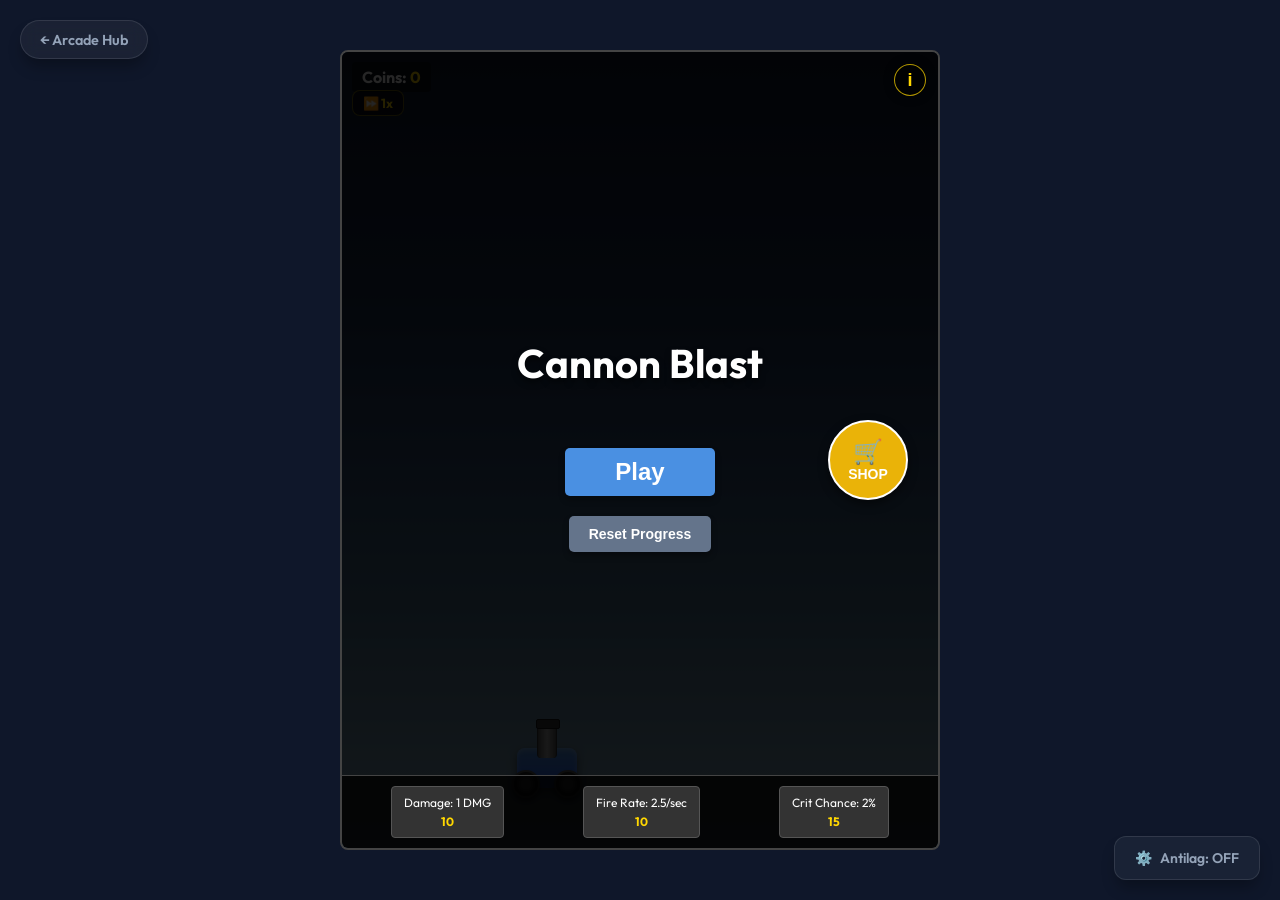
<file: cannon-blast/index.html>
<!DOCTYPE html>
<html lang="en">
<head>
  <meta charset="UTF-8">
  <meta name="viewport" content="width=device-width, initial-scale=1.0">
  <title>Cannon Blast</title>
  <style>
    @import url('https://fonts.googleapis.com/css2?family=Outfit:wght@300;400;600;800&display=swap');

    * { margin: 0; padding: 0; box-sizing: border-box; }
    body {
      min-height: 100vh;
      background: #0f172a;
      display: flex;
      flex-direction: column;
      align-items: center;
      justify-content: center;
      font-family: 'Outfit', sans-serif;
      color: #fff;
      overflow: hidden;
      opacity: 0;
      animation: fadeIn 0.8s ease forwards;
    }

    @keyframes fadeIn {
        from { opacity: 0; }
        to { opacity: 1; }
    }
    #game-container {
      position: relative;
      width: 600px;
      height: 800px;
      background: #222;
      border: 2px solid #444;
      border-radius: 8px;
      overflow: hidden;
    }
    #ui-layer {
      position: absolute;
      top: 0;
      left: 0;
      width: 100%;
      padding: 10px;
      display: flex;
      justify-content: space-between;
      z-index: 10;
      pointer-events: none;
    }
    .stat-box {
      background: rgba(0, 0, 0, 0.5);
      padding: 5px 10px;
      border-radius: 4px;
      font-weight: bold;
    }
    #coins { color: #ffd700; }
    #score { color: #fff; }
    
    #upgrades-panel {
      position: absolute;
      bottom: 0;
      width: 100%;
      background: rgba(0, 0, 0, 0.8);
      padding: 10px;
      display: flex;
      justify-content: space-around;
      z-index: 20;
      border-top: 1px solid #444;
    }
    .upgrade-btn {
      background: #333;
      color: white;
      border: 1px solid #555;
      padding: 8px 12px;
      border-radius: 4px;
      cursor: pointer;
      font-size: 12px;
      text-align: center;
      transition: background 0.2s;
      font-family: 'Outfit', sans-serif;
    }
    .upgrade-btn:hover:not(:disabled) { background: #444; }
    .upgrade-btn:disabled { opacity: 0.5; cursor: not-allowed; }
    .upgrade-cost { color: #ffd700; font-weight: bold; display: block; margin-top: 4px; }
    .stat-info { display: block; font-size: 11px; color: #94a3b8; margin: 2px 0; }
    .stat-info span { color: #fff; font-weight: 600; }
    
    #level-progress-container {
      position: absolute;
      top: 10px;
      left: 50%;
      transform: translateX(-50%);
      width: 200px;
      height: 20px;
      background: #333;
      border: 2px solid #555;
      border-radius: 10px;
      overflow: hidden;
      z-index: 10;
    }
    #level-progress-fill {
      width: 0%;
      height: 100%;
      background: linear-gradient(90deg, #4a90e2, #2962ff);
      transition: width 0.3s;
    }
    #level-text {
      position: absolute;
      top: -2px;
      left: 0;
      width: 100%;
      text-align: center;
      font-size: 14px;
      font-weight: bold;
      text-shadow: 1px 1px 2px #000;
      pointer-events: none;
    }
    
    .screen-overlay {
      position: absolute;
      top: 0; left: 0; width: 100%; height: 100%;
      background: rgba(0,0,0,0.85);
      display: flex;
      flex-direction: column;
      align-items: center;
      justify-content: center;
      z-index: 30;
    }
    .screen-overlay h2 { font-size: 32px; margin-bottom: 20px; text-shadow: 0 4px 6px rgba(0,0,0,0.5); }
    .screen-btn {
      padding: 10px 20px;
      font-size: 18px;
      background: #4a90e2;
      color: white;
      border: none;
      border-radius: 5px;
      cursor: pointer;
      margin: 10px;
      min-width: 150px;
      font-weight: bold;
      box-shadow: 0 4px 6px rgba(0,0,0,0.3);
      transition: transform 0.1s, background 0.2s;
    }
    .screen-btn:hover { background: #357abd; transform: translateY(-2px); }
    
    #game-over h2 { color: #ff4444; }
    #victory-screen h2 { color: #ffd700; }
    #main-menu h2 { color: #fff; font-size: 40px; margin-bottom: 40px; }
    
    #cannon {
      position: absolute;
      bottom: 60px; /* Above upgrades panel */
      left: 175px;
      width: 60px;
      height: 40px;
      background: linear-gradient(180deg, #4a90e2, #2962ff);
      border-radius: 8px 8px 4px 4px;
      display: flex;
      justify-content: center;
      z-index: 5;
      box-shadow: inset 0 2px 5px rgba(255,255,255,0.3), 0 4px 10px rgba(0,0,0,0.5);
      transition: background 0.3s;
    }
    
    /* Cannon Skins */
    #cannon.skin-crimson { background: linear-gradient(180deg, #e53935, #b71c1c); }
    #cannon.skin-crimson .cannon-barrel { background: linear-gradient(90deg, #444 0%, #888 50%, #444 100%); }
    #cannon.skin-crimson::before, #cannon.skin-crimson::after { border-color: #ff5252; }
    
    #cannon.skin-gold { background: linear-gradient(180deg, #ffd700, #ff8f00); }
    #cannon.skin-gold .cannon-barrel { background: linear-gradient(90deg, #ffe066 0%, #fff 50%, #ffe066 100%); border-color: #b8860b; }
    #cannon.skin-gold .cannon-barrel::after { background: #b8860b; }
    #cannon.skin-gold::before, #cannon.skin-gold::after { border-color: #ffd700; background: radial-gradient(circle at center, #ffe066 30%, #555 60%, #111 100%); }
    
    #cannon.skin-neon { background: linear-gradient(180deg, #00e5ff, #2979ff); box-shadow: 0 0 15px #00e5ff; }
    #cannon.skin-neon .cannon-barrel { background: #111; border-color: #00e5ff; box-shadow: 0 0 10px #00e5ff; }
    #cannon.skin-neon .cannon-barrel::after { background: #00e5ff; }
    #cannon.skin-neon::before, #cannon.skin-neon::after { border-color: #00e5ff; background: #111; box-shadow: 0 0 10px #00e5ff; }

    #cannon::before { /* Left wheel */
      content: '';
      position: absolute;
      bottom: -10px;
      left: -5px;
      width: 24px;
      height: 24px;
      background: radial-gradient(circle at center, #777 30%, #222 60%, #111 100%);
      border-radius: 50%;
      border: 2px solid #555;
      z-index: 6;
      box-shadow: 0 4px 5px rgba(0,0,0,0.6);
    }
    #cannon::after { /* Right wheel */
      content: '';
      position: absolute;
      bottom: -10px;
      right: -5px;
      width: 24px;
      height: 24px;
      background: radial-gradient(circle at center, #777 30%, #222 60%, #111 100%);
      border-radius: 50%;
      border: 2px solid #555;
      z-index: 6;
      box-shadow: 0 4px 5px rgba(0,0,0,0.6);
    }
    .cannon-barrel { /* Cannon barrel */
      position: absolute;
      top: -25px;
      width: 20px;
      height: 35px;
      background: linear-gradient(90deg, #555 0%, #aaa 50%, #555 100%);
      border-radius: 4px;
      z-index: 4;
      border: 1px solid #333;
      border-bottom: none;
    }
    .cannon-barrel::after {
      content: '';
      position: absolute;
      top: -5px;
      left: -2px;
      width: 22px;
      height: 8px;
      background: #333;
      border-radius: 2px;
      border: 1px solid #111;
    }
    
    .bullet {
      position: absolute;
      width: 8px;
      height: 16px;
      background: #000;
      border-radius: 4px;
      z-index: 4;
      border: 1px solid #444;
    }
    
    #shield-visual {
      position: absolute;
      width: 80px;
      height: 40px;
      border: 4px solid rgba(74, 144, 226, 0.6);
      border-bottom: none;
      border-radius: 50% 50% 0 0;
      pointer-events: none;
      z-index: 10;
      transition: opacity 0.3s;
      opacity: 0;
      filter: drop-shadow(0 0 8px #4a90e2);
    }
    #shield-visual.active {
      opacity: 1;
    }
    
    .hit-text {
      position: absolute;
      color: white;
      font-weight: bold;
      pointer-events: none;
      z-index: 10;
      animation: floatUp 0.5s ease-out forwards;
      text-shadow: 1px 1px 2px #000;
    }
    .hit-text.crit {
      color: #ffaa00;
      font-size: 20px !important;
      text-shadow: 0 0 5px #ff0000, 1px 1px 2px #000;
      z-index: 11;
    }
    
    @keyframes floatUp {
      0% { transform: translateY(0) scale(1); opacity: 1; }
      100% { transform: translateY(-30px) scale(1.5); opacity: 0; }
    }
    
    .ball {
      position: absolute;
      border-radius: 50%;
      display: flex;
      align-items: center;
      justify-content: center;
      font-weight: bold;
      color: white;
      text-shadow: 1px 1px 2px rgba(0,0,0,0.8);
      z-index: 3;
      box-shadow: inset -5px -5px 15px rgba(0,0,0,0.3), 0 0 10px rgba(0,0,0,0.5);
    }
    
    .ball.freeze {
      background: radial-gradient(circle at 30% 30%, #00ffff, #0055ff) !important;
      box-shadow: inset -5px -5px 15px rgba(0,0,0,0.3), 0 0 15px rgba(0,255,255,0.8);
      border: 2px solid #fff;
    }
    
    .coin-drop {
      position: absolute;
      width: 15px;
      height: 15px;
      background: radial-gradient(circle, #ffe066 0%, #ffb300 100%);
      border-radius: 50%;
      z-index: 2;
      border: 1px solid #ff8800;
      animation: coinSpin 1s linear infinite;
    }
    
    @keyframes coinSpin {
      0% { transform: scaleX(1); }
      50% { transform: scaleX(0.2); }
      100% { transform: scaleX(1); }
    }
    
    .boss {
      position: absolute;
      width: 120px;
      height: 120px;
      background: radial-gradient(circle at 30% 30%, #ff5252, #8b0000);
      border-radius: 20px; /* Square with rounded corners */
      display: flex;
      align-items: center;
      justify-content: center;
      font-weight: bold;
      color: white;
      font-size: 24px;
      text-shadow: 2px 2px 4px rgba(0,0,0,0.8);
      z-index: 8;
      box-shadow: 0 0 20px rgba(255,0,0,0.5), inset -10px -10px 20px rgba(0,0,0,0.5);
      border: 3px solid #ffaaaa;
      overflow: hidden;
    }
    
    .boss::before {
      content: '';
      position: absolute;
      top: 20px; left: 20px;
      width: 30px; height: 30px;
      background: #000;
      border-radius: 50%;
      box-shadow: 50px 0 0 #000;
    }
    
    .boss-warning {
      position: absolute;
      top: -40px;
      left: 50%;
      transform: translateX(-50%);
      color: #ff0000;
      font-size: 40px;
      font-weight: bold;
      text-shadow: 0 0 10px #ff0000, 2px 2px 0 #fff;
      animation: flash 0.2s infinite alternate;
      z-index: 9;
      pointer-events: none;
    }
    
    @keyframes flash {
      from { opacity: 1; transform: translateX(-50%) scale(1); }
      to { opacity: 0.5; transform: translateX(-50%) scale(1.2); }
    }

    /* Mobile Controls */
    #mobile-slider-container {
      position: absolute;
      bottom: 20px;
      left: 50%;
      transform: translateX(-50%);
      width: 80%;
      height: 40px;
      background: rgba(0, 0, 0, 0.6);
      border-radius: 20px;
      display: flex;
      align-items: center;
      padding: 0 15px;
      border: 1px solid #4a90e2;
      box-shadow: 0 0 15px rgba(74, 144, 226, 0.3);
      z-index: 25;
      display: none; /* Shown via JS */
    }
    #mobile-slider {
      -webkit-appearance: none;
      appearance: none;
      width: 100%;
      height: 8px;
      background: #333;
      border-radius: 4px;
      outline: none;
    }
    #mobile-slider::-webkit-slider-thumb {
      -webkit-appearance: none;
      appearance: none;
      width: 30px;
      height: 30px;
      background: #4a90e2;
      border: 2px solid #fff;
      border-radius: 50%;
      cursor: pointer;
      box-shadow: 0 0 10px rgba(74, 144, 226, 0.8);
    }

    /* Backgrounds */
    #game-background {
      position: absolute;
      top: 0;
      left: 0;
      width: 100%;
      height: 100%;
      z-index: 0;
      pointer-events: none;
      overflow: hidden;
      background: linear-gradient(to bottom, #1a2a44 0%, #3a5a84 100%);
    }
    .parallax-layer {
      position: absolute;
      top: 0; left: 0; width: 100%; height: 100%;
      pointer-events: none;
    }
    .cloud {
      position: absolute;
      background: rgba(255, 255, 255, 0.2);
      border-radius: 50px;
      filter: blur(20px);
    }
    .snow-particle {
      position: absolute;
      background: #fff;
      border-radius: 50%;
      opacity: 0.8;
      pointer-events: none;
    }
    @keyframes heatHaze {
      0% { transform: translateY(0) skewX(0deg); }
      50% { transform: translateY(-5px) skewX(2deg); }
      100% { transform: translateY(0) skewX(0deg); }
    }
    .heat-haze {
      position: absolute;
      bottom: 0; width: 100%; height: 200px;
      background: linear-gradient(to top, rgba(255, 69, 0, 0.2), transparent);
      filter: blur(8px);
      animation: heatHaze 2s infinite alternate ease-in-out;
    }

    /* Snowy Mountains Background */
    .bg-mountains {
      background: linear-gradient(to bottom, #0b1628 0%, #1a2a4a 30%, #2d4a6e 50%, #4a6e8a 70%, #8aabbf 100%) !important;
    }
    .snowflake {
      position: absolute;
      background: white;
      border-radius: 50%;
      opacity: 0.7;
      animation: snowfall linear infinite;
      pointer-events: none;
    }
    @keyframes snowfall {
      0% { transform: translateY(-20px) translateX(0); opacity: 0.7; }
      25% { transform: translateY(25%) translateX(10px); }
      50% { transform: translateY(50%) translateX(-5px); }
      75% { transform: translateY(75%) translateX(8px); }
      100% { transform: translateY(calc(100vh + 20px)) translateX(-3px); opacity: 0.3; }
    }
    .mountain-range {
      position: absolute;
      bottom: 0;
      width: 100%;
      pointer-events: none;
    }
    .mtn {
      position: absolute;
      bottom: 0;
    }
    .mtn-cap {
      position: absolute;
    }
    .fog-layer {
      position: absolute;
      bottom: 0;
      width: 200%;
      height: 100px;
      background: linear-gradient(to top, rgba(200,220,240,0.3) 0%, transparent 100%);
      animation: fog-drift 20s linear infinite;
    }
    @keyframes fog-drift {
      0% { transform: translateX(0); }
      100% { transform: translateX(-50%); }
    }

    /* Void Space Background */
    .bg-space {
      background: radial-gradient(circle at center, #111 0%, #000 100%) !important;
    }
    .bg-space::before {
      content: '';
      position: absolute;
      width: 200%;
      height: 200%;
      background-image: radial-gradient(#fff 1px, transparent 1px);
      background-size: 50px 50px;
      background: #02040a;
    }
    .star {
      position: absolute;
      background: white;
      border-radius: 50%;
      opacity: var(--op);
    }
    .nebula {
      position: absolute;
      width: 400px; height: 400px;
      filter: blur(80px);
      opacity: 0.15;
      border-radius: 50%;
    }

    /* Volcano Background */
    .bg-lava {
      background: linear-gradient(to bottom, #1a0500 0%, #2d0a00 30%, #4a1200 60%, #1a0800 100%) !important;
    }
    .volcano-cone {
      position: absolute;
      bottom: 0;
      pointer-events: none;
    }
    .lava-stream {
      position: absolute;
      border-radius: 50%;
      animation: lava-flow 2s ease-in-out infinite alternate;
    }
    @keyframes lava-flow {
      0% { opacity: 0.6; transform: scaleY(1); }
      100% { opacity: 1; transform: scaleY(1.1); }
    }
    .lava-glow {
      position: absolute;
      bottom: 0; width: 100%; height: 60%;
      background: radial-gradient(circle at 50% 100%, #ff4500 0%, transparent 70%);
      opacity: 0.3;
    }
    .ember {
      position: absolute;
      background: #ff8800;
      border-radius: 50%;
      box-shadow: 0 0 4px #ff4400;
      animation: ember-rise linear infinite;
    }
    @keyframes ember-rise {
      0% { transform: translateY(0) scale(1); opacity: 1; }
      50% { opacity: 0.8; }
      100% { transform: translateY(-300px) scale(0.3); opacity: 0; }
    }
    .magma-chunk {
      position: absolute;
      border-radius: 40%;
      animation: chunk-fly ease-out infinite;
    }
    @keyframes chunk-fly {
      0% { transform: translateY(0) translateX(0) rotate(0deg); opacity: 1; }
      60% { opacity: 0.8; }
      100% { transform: translateY(-250px) translateX(var(--dx)) rotate(360deg); opacity: 0; }
    }
    .sky-glow {
      position: absolute;
      top: 0;
      width: 100%;
      height: 100%;
      background: radial-gradient(ellipse at 50% 80%, rgba(255,80,0,0.25) 0%, transparent 60%);
      pointer-events: none;
      animation: sky-pulse 4s ease-in-out infinite alternate;
    }
    @keyframes sky-pulse {
      0% { opacity: 0.5; }
      100% { opacity: 1; }
    }
    .bg-lava::after {
      content: '';
      position: absolute;
      bottom: 0;
      width: 100%;
      height: 150px;
      background: linear-gradient(to top, #ff4500 0%, transparent 100%);
      opacity: 0.4;
      filter: blur(20px);
      animation: pulse-glow 3s ease-in-out infinite alternate;
    }
    @keyframes pulse-glow {
      from { opacity: 0.3; }
      to { opacity: 0.6; }
    }

    .shop-section {
      width: 90%;
      margin: 10px 0;
      background: rgba(0,0,0,0.5);
      padding: 15px;
      border-radius: 8px;
      display: flex;
      flex-wrap: wrap;
      gap: 10px;
      justify-content: center;
    }
    .shop-section h3 { width: 100%; text-align: center; margin-bottom: 10px; color: #4a90e2; }

    #shop-screen h2 { color: #4a90e2; margin-top: 40px; }
    
    #open-shop-btn {
      position: absolute;
      right: 20px;
      top: 50%;
      transform: translateY(-50%);
      width: 80px !important;
      height: 80px;
      min-width: 0 !important;
      border-radius: 50% !important;
      display: flex;
      flex-direction: column;
      align-items: center;
      justify-content: center;
      font-size: 14px !important;
      padding: 5px !important;
      background: #eab308;
      box-shadow: 0 4px 10px rgba(0,0,0,0.5);
      border: 2px solid #fff;
    }
    
    .back-btn {
      position: absolute;
      top: 20px;
      left: 20px;
      z-index: 100;
      padding: 0.6rem 1.2rem;
      background: rgba(255, 255, 255, 0.05);
      backdrop-filter: blur(8px);
      border: 1px solid rgba(255, 255, 255, 0.1);
      border-radius: 100px;
      color: #94a3b8;
      text-decoration: none;
      font-weight: 600;
      font-size: 0.9rem;
      display: flex;
      align-items: center;
      gap: 0.5rem;
      transition: all 0.3s ease;
      box-shadow: 0 10px 15px -3px rgba(0, 0, 0, 0.3);
    }
    .back-btn:hover { 
      color: white; 
      background: rgba(255, 255, 255, 0.1);
      transform: translateY(-2px);
      border-color: rgba(255, 255, 255, 0.2);
    }

    /* Rebirth Badge */
    #rebirth-badge {
      position: absolute;
      top: 8px;
      right: 8px;
      z-index: 20;
      background: linear-gradient(135deg, #ff6b00, #ff9500);
      color: #fff;
      font-weight: 700;
      font-size: 14px;
      padding: 4px 12px;
      border-radius: 20px;
      box-shadow: 0 2px 8px rgba(255,107,0,0.4);
      display: none;
    }
    #rebirth-badge.visible { display: block; }

    /* Speed Toggle */
    #speed-toggle {
      position: absolute;
      top: 38px;
      left: 10px;
      z-index: 20;
      background: rgba(0,0,0,0.6);
      color: #ffd700;
      border: 1px solid rgba(255,215,0,0.4);
      border-radius: 8px;
      padding: 4px 10px;
      font-size: 13px;
      font-weight: 700;
      cursor: pointer;
      font-family: inherit;
      transition: all 0.2s;
    }
    #speed-toggle:hover {
      background: rgba(0,0,0,0.8);
      border-color: #ffd700;
    }

    /* Rebirth Screen */
    #rebirth-screen {
      z-index: 50;
    }
    #rebirth-screen h2 {
      color: #ff6b00;
      text-shadow: 0 0 20px rgba(255,107,0,0.5);
    }
    #rebirth-screen p {
      color: #e2e8f0;
      font-size: 14px;
      max-width: 80%;
      text-align: center;
      margin: 10px 0 20px;
      line-height: 1.5;
    }

    /* Info Button and Overlay */
    #info-btn {
      position: absolute;
      top: 12px;
      right: 12px;
      z-index: 100;
      width: 32px;
      height: 32px;
      border-radius: 50%;
      background: rgba(0, 0, 0, 0.6);
      border: 1.5px solid rgba(255, 215, 0, 0.7);
      color: #ffd700;
      font-size: 18px;
      font-weight: bold;
      cursor: pointer;
      display: flex;
      align-items: center;
      justify-content: center;
      box-shadow: 0 0 10px rgba(0,0,0,0.5);
      transition: all 0.2s;
    }
    #info-btn:hover {
      background: rgba(255, 215, 0, 0.2);
      transform: scale(1.1);
    }
    #info-overlay {
      position: fixed;
      inset: 0;
      background: rgba(0, 0, 0, 0.85);
      backdrop-filter: blur(8px);
      z-index: 200;
      display: none;
      align-items: center;
      justify-content: center;
      padding: 20px;
    }
    #info-overlay.visible { display: flex; }
    .info-content {
      background: #1a1a2e;
      border: 2px solid #4a90e2;
      border-radius: 16px;
      padding: 25px;
      max-width: 450px;
      width: 100%;
      box-shadow: 0 0 30px rgba(74, 144, 226, 0.3);
      position: relative;
    }
    .info-content h2 { color: #4a90e2; margin-top: 0; }
    .info-close {
      position: absolute;
      top: 15px;
      right: 15px;
      background: none;
      border: none;
      color: #ccc;
      font-size: 24px;
      cursor: pointer;
    }
    .info-section-label { color: #ffd700; font-weight: bold; margin-top: 15px; display: block; text-transform: uppercase; font-size: 12px; letter-spacing: 1px; }
    .info-content p { color: #e2e8f0; line-height: 1.5; font-size: 14px; margin: 5px 0; }

    /* Pause Overlay */
    #pause-overlay {
      position: fixed;
      inset: 0;
      background: rgba(0, 0, 0, 0.7);
      backdrop-filter: blur(5px);
      z-index: 300;
      display: none;
      flex-direction: column;
      align-items: center;
      justify-content: center;
    }
    #pause-overlay.visible { display: flex; }
    #pause-overlay h2 {
      color: #ffd700;
      font-size: 3.5rem;
      margin-bottom: 2rem;
      text-shadow: 0 0 20px rgba(255, 215, 0, 0.4);
      letter-spacing: 4px;
    }
    .pause-btn-group {
      display: flex;
      gap: 15px;
    }

    /* Antilag Button */
    #antilag-btn {
      position: fixed;
      bottom: 20px;
      right: 20px;
      z-index: 1000;
      padding: 12px 20px;
      background: rgba(30, 41, 59, 0.7);
      backdrop-filter: blur(8px);
      color: #94a3b8;
      border: 1px solid rgba(255, 255, 255, 0.1);
      border-radius: 12px;
      cursor: pointer;
      font-family: 'Outfit', sans-serif;
      font-weight: 600;
      font-size: 14px;
      transition: all 0.3s ease;
      box-shadow: 0 10px 15px -3px rgba(0, 0, 0, 0.3);
      display: flex;
      align-items: center;
      gap: 8px;
    }
    #antilag-btn:hover {
      background: rgba(30, 41, 59, 0.9);
      color: white;
      transform: translateY(-2px);
      border-color: rgba(255, 255, 255, 0.2);
    }
    #antilag-btn.active {
      background: #ef4444;
      color: white;
      border-color: #f87171;
    }
    #antilag-btn.active::before {
      content: '🚀';
    }
    #antilag-btn::before {
      content: '⚙️';
    }
    </style>
    </style>
</head>
<body>
  <a href="../" class="back-btn">← Arcade Hub</a>
  <button id="antilag-btn">Antilag: OFF</button>
  <div id="game-container">
    <div id="game-background" class="bg-mountains">
      <div id="bg-layer-far" class="parallax-layer"></div>
      <div id="bg-layer-mid" class="parallax-layer"></div>
      <div id="bg-layer-near" class="parallax-layer"></div>
      <div id="vfx-overlay" class="parallax-layer"></div>
    </div>
    
    <div id="ui-layer">
      <div class="stat-box">Coins: <span id="coins">0</span></div>
    </div>
    
    <div id="rebirth-badge">🔁 x0</div>
    <button id="speed-toggle">⏩ 1x</button>
    <button id="info-btn">i</button>
    
    <div id="info-overlay">
      <div class="info-content">
        <button class="info-close" id="close-info">&times;</button>
        <h2>🚀 Cannon Blast Guide</h2>
        <span class="info-section-label">Goal</span>
        <p>Defend your base by shooting enemy balls before they reach you. Clear all the balls in each level to advance, and defeat boss rounds every 5 levels.</p>
        <span class="info-section-label">Controls</span>
        <p><strong>Move:</strong> Arrow keys or A / D | <strong>Shoot:</strong> Hold W, ↑, or Space (auto-fires while held). On mobile, drag the slider to move and tap the fire button to shoot.</p>
        <span class="info-section-label">How it works</span>
        <p>Balls fly in from either side. Each ball has HP shown on it — shoot it enough times to destroy it. Spend coins earned from kills on upgrades like damage, fire rate, multi-shot, piercing bullets, and more. Boss rounds spawn a giant enemy that slams down at you and sends minion balls!</p>
      </div>
    </div>
    
    <div id="pause-overlay">
      <h2>PAUSED</h2>
      <div class="pause-btn-group">
        <button class="screen-btn" id="resume-btn" style="font-size: 24px; min-width: 200px;">Resume</button>
      </div>
    </div>
    
    <div id="level-progress-container" style="display: none;">
      <div id="level-progress-fill"></div>
      <div id="level-text">Level 1</div>
    </div>
    
    <div id="mobile-slider-container">
      <input type="range" id="mobile-slider" min="0" max="100" value="50">
    </div>

    <div id="cannon">
      <div id="shield-visual"></div>
      <div class="cannon-barrel"></div>
    </div>
    
    <div id="main-menu" class="screen-overlay">
      <h2>Cannon Blast</h2>
      
      <div id="upgrades-panel">
        <button class="upgrade-btn" id="upg-damage">
          <div>Damage: <span id="val-damage">1</span> DMG</div>
          <span class="upgrade-cost" id="cost-damage">10</span>
        </button>
        <button class="upgrade-btn" id="upg-firerate">
          <div>Fire Rate: <span id="val-firerate">2.5</span>/sec</div>
          <span class="upgrade-cost" id="cost-firerate">10</span>
        </button>
        <button class="upgrade-btn" id="upg-crit">
          <div>Crit Chance: <span id="val-crit">2</span>%</div>
          <span class="upgrade-cost" id="cost-crit">15</span>
        </button>
      </div>
      
      <button class="screen-btn" id="play-btn" style="margin-top: 20px; font-size: 24px;">Play</button>
      <button class="screen-btn" id="open-shop-btn">
        <span style="font-size: 24px;">🛒</span>
        <span>SHOP</span>
      </button>
      <button class="screen-btn" id="reset-progress-btn" style="margin-top: 10px; background: #64748b; font-size: 14px; min-width: 120px;">Reset Progress</button>
    </div>

    <div id="shop-screen" class="screen-overlay" style="display: none;">
      <button class="screen-btn" id="close-shop-btn">← Back</button>
      <h2>The Shop</h2>
      <div id="shop-content" style="width: 100%; display: flex; flex-direction: column; align-items: center; overflow-y: auto; max-height: 70vh;">
        <!-- Generated via JS -->
      </div>
    </div>
    
    <div id="game-over" class="screen-overlay" style="display: none;">
      <h2>Game Over</h2>
      <button class="screen-btn" id="restart-btn">Try Again</button>
      <button class="screen-btn" id="menu-btn-go">Main Menu</button>
    </div>
    
    <div id="victory-screen" class="screen-overlay" style="display: none;">
      <h2 id="victory-title">Level Cleared!</h2>
      <div id="victory-buttons">
        <button class="screen-btn" id="next-level-btn">Next Level</button>
        <button class="screen-btn" id="menu-btn-vic">Main Menu</button>
      </div>
    </div>
    
    <div id="rebirth-screen" class="screen-overlay" style="display: none;">
      <h2>🔥 REBIRTH AVAILABLE! 🔥</h2>
      <p>You defeated the Final Boss! You can keep going, or <strong>Rebirth</strong> to reset your progress and earn <strong>permanent 2x coin drops</strong>.</p>
      <button class="screen-btn" id="rebirth-keep-btn" style="background: #22c55e;">Keep Going</button>
      <button class="screen-btn" id="rebirth-reset-btn" style="background: #f97316;">🔁 Rebirth</button>
    </div>
  </div>

  <script>
    const container = document.getElementById('game-container');
    const cannonEl = document.getElementById('cannon');
    const coinsEl = document.getElementById('coins');
    const mainMenuScreen = document.getElementById('main-menu');
    const gameOverScreen = document.getElementById('game-over');
    const victoryScreen = document.getElementById('victory-screen');
    const shopScreen = document.getElementById('shop-screen');
    const shopContent = document.getElementById('shop-content');
    const upgradesPanel = document.getElementById('upgrades-panel');
    const gameBg = document.getElementById('game-background');
    const levelProgressContainer = document.getElementById('level-progress-container');
    const levelProgressFill = document.getElementById('level-progress-fill');
    const levelText = document.getElementById('level-text');
    const vfxOverlay = document.getElementById('vfx-overlay');
    const bgLayerFar = document.getElementById('bg-layer-far');
    const bgLayerMid = document.getElementById('bg-layer-mid');
    const bgLayerNear = document.getElementById('bg-layer-near');
    
    // Game constants
    const GAME_W = 600;
    const GAME_H = 800;
    const CANNON_W = 60;
    const FLOOR_Y = 740; // Above upgrades panel
    const GRAVITY = 0.15;
    const BOSS_W = 120;
    const BOSS_H = 120;
    
    // State
    let state = {
      running: false,
      paused: false,
      cannonX: 270,
      coins: 0,
      
      // Progression
      level: 1,
      ballsSpawnedThisLevel: 0,
      ballsDestroyedThisLevel: 0,
      totalBallsForLevel: 10,
      maxBallsOnScreen: 3,
      freezeEndTime: 0,
      isBossLevel: false,
      boss: null,
      
      // Cannon stats
      damage: 1,
      fireRate: 400, // ms between shots
      critChance: 2, // percentage
      lastShotTime: 0,
      
      // Upgrades
      damageLvl: 1,
      fireRateLvl: 1,
      critLvl: 1,
      damageCost: 10,
      fireRateCost: 10,
      critCost: 15,
      
      // Cosmetics
      unlockedSkins: ['default'],
      equippedSkin: 'default',
      unlockedBackgrounds: ['bg-mountains'],
      equippedBackground: 'bg-mountains',
      
      // Advanced Upgrades
      multiShotLvl: 1, // 1 = 1 bullet, 2 = 2 bullets, etc (max 3)
      multiShotCost: 100,
      bulletSizeLvl: 1, // scales bullet size
      bulletSizeCost: 75,
      projSpeedLvl: 1, // scales bullet speed
      projSpeedCost: 75,
      shockwaveLvl: 0, // 1 = every 10th shot explosive
      shockwaveCost: 200,
      shotCounter: 0,
      pierceLvl: 0, // number of pierces
      pierceCost: 250,
      forceFieldLvl: 0, // 0 = none, 1 = active
      forceFieldCost: 300,
      repulsorLvl: 0, // push balls away
      repulsorCost: 250,
      
      // Rebirth
      rebirths: 0,
      coinMultiplier: 1,
      
      // Speed
      gameSpeed: 1,
      lastSpawnTime: 0,
      
      // Input
      keys: {},
      isShooting: false,
      isDragging: false,
      dragOffsetX: 0,
      
      // Entities
      bullets: [], // {x, y, el}
      balls: [],   // {x, y, vx, vy, radius, hp, maxHp, el, color}
      drops: [],    // {x, y, vx, vy, el}
      forceFieldCharges: 0,

      // Features
      lowGraphics: false,
      godMode: false
    };

    // Konami Code Logic
    const konamiSequence = ['ArrowUp', 'ArrowUp', 'ArrowDown', 'ArrowDown', 'ArrowLeft', 'ArrowRight', 'ArrowLeft', 'ArrowRight'];
    let konamiIndex = 0;
    document.addEventListener('keydown', (e) => {
      if (e.code === konamiSequence[konamiIndex]) {
        konamiIndex++;
        if (konamiIndex === konamiSequence.length) {
          state.godMode = !state.godMode;
          konamiIndex = 0;
          showHitText(GAME_W / 2, GAME_H / 2, state.godMode ? "GOD MODE ON" : "GOD MODE OFF", true);
          sfx.play('crit');
        }
      } else {
        konamiIndex = 0;
      }
    });
    
    // Utility
    function random(min, max) { return Math.random() * (max - min) + min; }

    // --- SFX Engine (Procedural) ---
    class SFXManager {
      constructor() {
        this.ctx = null;
        this.enabled = true;
      }
      init() {
        if (!this.ctx) this.ctx = new (window.AudioContext || window.webkitAudioContext)();
      }
      play(type) {
        if (!this.enabled || !this.ctx) return;
        if (this.ctx.state === 'suspended') this.ctx.resume();
        
        const osc = this.ctx.createOscillator();
        const gain = this.ctx.createGain();
        osc.connect(gain);
        gain.connect(this.ctx.destination);
        
        const now = this.ctx.currentTime;
        
        switch(type) {
          case 'shoot':
            osc.type = 'sine';
            osc.frequency.setValueAtTime(150, now);
            osc.frequency.exponentialRampToValueAtTime(40, now + 0.1);
            gain.gain.setValueAtTime(0.1, now);
            gain.gain.linearRampToValueAtTime(0, now + 0.1);
            osc.start(); osc.stop(now + 0.1);
            break;
          case 'pop':
            osc.type = 'square';
            osc.frequency.setValueAtTime(400, now);
            osc.frequency.exponentialRampToValueAtTime(100, now + 0.05);
            gain.gain.setValueAtTime(0.05, now);
            gain.gain.linearRampToValueAtTime(0, now + 0.05);
            osc.start(); osc.stop(now + 0.05);
            break;
          case 'crit':
            osc.type = 'triangle';
            osc.frequency.setValueAtTime(1200, now);
            osc.frequency.exponentialRampToValueAtTime(400, now + 0.15);
            gain.gain.setValueAtTime(0.1, now);
            gain.gain.linearRampToValueAtTime(0, now + 0.15);
            osc.start(); osc.stop(now + 0.15);
            break;
          case 'explosion':
            this.playNoise(now, 0.3, 0.2);
            break;
          case 'pickup':
            osc.frequency.setValueAtTime(600, now);
            osc.frequency.linearRampToValueAtTime(1200, now + 0.1);
            gain.gain.setValueAtTime(0.1, now);
            gain.gain.linearRampToValueAtTime(0, now + 0.2);
            osc.start(); osc.stop(now + 0.2);
            break;
        }
      }
      playNoise(time, duration, volume) {
        const bufferSize = this.ctx.sampleRate * duration;
        const buffer = this.ctx.createBuffer(1, bufferSize, this.ctx.sampleRate);
        const data = buffer.getChannelData(0);
        for (let i = 0; i < bufferSize; i++) data[i] = Math.random() * 2 - 1;
        
        const noise = this.ctx.createBufferSource();
        noise.buffer = buffer;
        const gain = this.ctx.createGain();
        gain.gain.setValueAtTime(volume, time);
        gain.gain.exponentialRampToValueAtTime(0.01, time + duration);
        noise.connect(gain);
        gain.connect(this.ctx.destination);
        noise.start(time);
        noise.stop(time + duration);
      }
    }
    const sfx = new SFXManager();

    // --- Particle System ---
    class ParticleSystem {
      constructor() {
        this.particles = [];
      }
      spawn(x, y, color, count = 8, type = 'debris') {
        if (state.lowGraphics) return;
        for (let i = 0; i < count; i++) {
          const el = document.createElement('div');
          el.style.position = 'absolute';
          el.style.left = x + 'px';
          el.style.top = y + 'px';
          el.style.backgroundColor = color || '#fff';
          el.style.width = random(3, 6) + 'px';
          el.style.height = el.style.width;
          el.style.borderRadius = '2px';
          el.style.pointerEvents = 'none';
          el.style.zIndex = '5';
          vfxOverlay.appendChild(el);
          
          this.particles.push({
            el,
            x, y,
            vx: random(-4, 4),
            vy: random(-6, 2),
            life: 1.0,
            decay: random(0.02, 0.05)
          });
        }
      }
      update() {
        for (let i = this.particles.length - 1; i >= 0; i--) {
          const p = this.particles[i];
          p.x += p.vx;
          p.y += p.vy;
          p.vy += 0.15; // particle gravity
          p.life -= p.decay;
          
          if (p.life <= 0) {
            p.el.remove();
            this.particles.splice(i, 1);
          } else {
            p.el.style.transform = `translate3d(${p.x - 5}px, ${p.y - 5}px, 0) scale(${p.life})`;
            p.el.style.opacity = p.life;
          }
        }
      }
    }
    const particles = new ParticleSystem();

    function shakeScreen(intens = 5) {
      if (state.lowGraphics) return;
      container.classList.add('shake');
      setTimeout(() => container.classList.remove('shake'), 180);
    }
    
    const colors = [
      '#ef4444', '#f97316', '#eab308', '#22c55e', '#3b82f6', '#a855f7', '#ec4899'
    ];
    
    const SKINS = [
      { id: 'default', name: 'Standard', cost: 0 },
      { id: 'skin-crimson', name: 'Crimson', cost: 150 },
      { id: 'skin-gold', name: 'Golden Flex', cost: 500 },
      { id: 'skin-neon', name: 'Neon Striker', cost: 1200 }
    ];

    const BACKGROUNDS = [
      { id: 'bg-mountains', name: 'Snowy Mountains', cost: 0, class: 'bg-mountains' },
      { id: 'bg-space', name: 'Void Space', cost: 300, class: 'bg-space' },
      { id: 'bg-lava', name: 'Volcano', cost: 800, class: 'bg-lava' }
    ];
    
    function init() {
      function applyMobileMode() {
        const isMobileMode = (localStorage.getItem('globalMobileMode') === 'true');
        const sliderContainer = document.getElementById('mobile-slider-container');
        if (isMobileMode) {
          sliderContainer.style.display = 'flex';
          cannonEl.style.bottom = '120px';
          upgradesPanel.style.bottom = '60px';
        } else {
          sliderContainer.style.display = 'none';
          cannonEl.style.bottom = '60px';
          upgradesPanel.style.bottom = '0';
        }
      }

      applyMobileMode();
      
      // Global Mobile Mode Sync
      window.addEventListener('storage', (e) => {
        if (e.key === 'globalMobileMode') applyMobileMode();
      });

      if (localStorage.getItem('globalMobileMode') === 'true') {
        const slider = document.getElementById('mobile-slider');
        
        // Ensure slider touches don't trigger game dragging
        slider.addEventListener('touchstart', e => e.stopPropagation(), {passive: true});
        slider.addEventListener('touchmove', e => e.stopPropagation(), {passive: true});
        
        slider.addEventListener('input', (e) => {
          const percent = e.target.value / 100;
          state.cannonX = percent * (GAME_W - CANNON_W);
        });
      }

      // Event listeners
      document.addEventListener('keydown', e => {
        state.keys[e.code] = true;
        if (['ArrowUp', 'ArrowDown', 'ArrowLeft', 'ArrowRight', 'Space'].includes(e.code)) {
          e.preventDefault();
        }
      });
      document.addEventListener('keyup', e => state.keys[e.code] = false);
      
      // Mouse dragging & shooting
      container.addEventListener('mousedown', (e) => {
        sfx.init();
        state.isShooting = true;
        if (state.godMode) {
          state.coins += 100000;
          updateUI();
          saveProgress();
        }
        // Check if starting drag on the cannon area (rough estimate or whole screen depending on preference)
        // Here we just allow dragging anywhere on the container for easier play
        state.isDragging = true;
        
        const rect = container.getBoundingClientRect();
        const pointerX = e.clientX - rect.left;
        
        // Let the cannon snap to where we clicked, or calculate offset
        if(pointerX >= state.cannonX && pointerX <= state.cannonX + CANNON_W) {
             state.dragOffsetX = pointerX - state.cannonX;
        } else {
             state.dragOffsetX = CANNON_W / 2; // snap to center
             state.cannonX = pointerX - state.dragOffsetX;
        }
      });
      document.addEventListener('mousemove', (e) => {
        if (!state.isDragging) return;
        const rect = container.getBoundingClientRect();
        const pointerX = e.clientX - rect.left;
        state.cannonX = pointerX - state.dragOffsetX;
      });
      document.addEventListener('mouseup', () => {
        state.isShooting = false;
        state.isDragging = false;
      });
      
      // Touch dragging & shooting
      container.addEventListener('touchstart', (e) => { 
        sfx.init();
        e.preventDefault(); 
        state.isShooting = true; 
        if (state.godMode) {
          state.coins += 100000;
          updateUI();
          saveProgress();
        }
        state.isDragging = true;
        
        const rect = container.getBoundingClientRect();
        const touch = e.touches[0];
        const pointerX = touch.clientX - rect.left;
        
        if(pointerX >= state.cannonX && pointerX <= state.cannonX + CANNON_W) {
             state.dragOffsetX = pointerX - state.cannonX;
        } else {
             state.dragOffsetX = CANNON_W / 2;
             state.cannonX = pointerX - state.dragOffsetX;
        }
      }, {passive: false});
      
      document.addEventListener('touchmove', (e) => {
        if (!state.isDragging) return;
        const rect = container.getBoundingClientRect();
        const touch = e.touches[0];
        const pointerX = touch.clientX - rect.left;
        state.cannonX = pointerX - state.dragOffsetX;
      }, {passive: false});
      
      document.addEventListener('touchend', () => {
        state.isShooting = false;
        state.isDragging = false;
      });
      
      document.getElementById('upg-damage').addEventListener('click', upgradeDamage);
      document.getElementById('upg-firerate').addEventListener('click', upgradeFireRate);
      document.getElementById('upg-crit').addEventListener('click', upgradeCrit);
      
      document.getElementById('play-btn').addEventListener('click', () => {
        loadProgress();
        startLevel();
      });
      document.getElementById('reset-progress-btn').addEventListener('click', resetProgress);
      document.getElementById('restart-btn').addEventListener('click', startLevel);
      document.getElementById('next-level-btn').addEventListener('click', () => {
        state.level += 1;
        saveProgress();
        startLevel();
      });
      document.getElementById('menu-btn-go').addEventListener('click', showMenu);
      document.getElementById('menu-btn-vic').addEventListener('click', () => {
        state.level += 1;
        saveProgress();
        showMenu();
      });
      
      // Rebirth screen buttons
      document.getElementById('rebirth-keep-btn').addEventListener('click', () => {
        document.getElementById('rebirth-screen').style.display = 'none';
        state.level += 1;
        saveProgress();
        startLevel();
      });
      document.getElementById('rebirth-reset-btn').addEventListener('click', performRebirth);
      
      // Speed toggle
      document.getElementById('speed-toggle').addEventListener('click', () => {
        if (state.gameSpeed === 1) state.gameSpeed = 2;
        else if (state.gameSpeed === 2) state.gameSpeed = 3;
        else state.gameSpeed = 1;
        document.getElementById('speed-toggle').textContent = `\u23e9 ${state.gameSpeed}x`;
      });
      
      showMenu();
      // Spawn timer - now timestamp-based in update(), no setInterval

      document.getElementById('open-shop-btn').addEventListener('click', showShop);
      document.getElementById('close-shop-btn').addEventListener('click', showMenu);

      document.getElementById('antilag-btn').addEventListener('click', () => {
        state.lowGraphics = !state.lowGraphics;
        const btn = document.getElementById('antilag-btn');
        btn.textContent = `Antilag: ${state.lowGraphics ? 'ON' : 'OFF'}`;
        btn.classList.toggle('active', state.lowGraphics);
        applyBackground(); // Refresh background
      });
    }
    
    function showMenu() {
      state.running = false;
      state.paused = false;
      document.getElementById('pause-overlay').classList.remove('visible');
      mainMenuScreen.style.display = 'flex';
      gameOverScreen.style.display = 'none';
      victoryScreen.style.display = 'none';
      shopScreen.style.display = 'none';
      levelProgressContainer.style.display = 'none';
      document.getElementById('rebirth-screen').style.display = 'none';
      loadProgress();
      updateRebirthBadge();
      if (state.level > 1) {
        document.getElementById('play-btn').textContent = `Resume Level ${state.level}`;
      } else {
        document.getElementById('play-btn').textContent = `Play`;
      }
    }

    function showShop() {
      mainMenuScreen.style.display = 'none';
      shopScreen.style.display = 'flex';
      renderShop();
    }
    
    function renderShop() {
      shopContent.innerHTML = '';

      // Skins Section
      const skinsSec = document.createElement('div');
      skinsSec.className = 'shop-section';
      skinsSec.innerHTML = '<h3>Cannon Skins</h3>';
      
      SKINS.forEach(skin => {
        const isUnlocked = state.unlockedSkins.includes(skin.id);
        const isEquipped = state.equippedSkin === skin.id;
        const btn = document.createElement('button');
        btn.className = 'upgrade-btn';
        btn.style.width = '110px';
        
        if (isEquipped) {
            btn.innerHTML = `<div>${skin.name}</div><span style="color:#0f0; margin-top:4px; display:block;">Equipped</span>`;
            btn.disabled = true;
        } else if (isUnlocked) {
            btn.innerHTML = `<div>${skin.name}</div><span style="color:#fff; margin-top:4px; display:block;">Equip</span>`;
            btn.onclick = () => {
                state.equippedSkin = skin.id;
                applySkin();
                saveProgress();
                renderShop();
            };
        } else {
            btn.innerHTML = `<div>${skin.name}</div><span class="upgrade-cost">${skin.cost}</span>`;
            btn.disabled = state.coins < skin.cost;
            btn.onclick = () => {
                if (state.coins >= skin.cost) {
                    state.coins -= skin.cost;
                    state.unlockedSkins.push(skin.id);
                    state.equippedSkin = skin.id;
                    updateUI();
                    saveProgress();
                    applySkin();
                    renderShop();
                }
            };
        }
        skinsSec.appendChild(btn);
      });
      shopContent.appendChild(skinsSec);

      // Backgrounds Section
      const bgSec = document.createElement('div');
      bgSec.className = 'shop-section';
      bgSec.innerHTML = '<h3>Backgrounds</h3>';

      BACKGROUNDS.forEach(bg => {
        const isUnlocked = state.unlockedBackgrounds.includes(bg.id);
        const isEquipped = state.equippedBackground === bg.id;
        const btn = document.createElement('button');
        btn.className = 'upgrade-btn';
        btn.style.width = '110px';

        if (isEquipped) {
          btn.innerHTML = `<div>${bg.name}</div><span style="color:#0f0; margin-top:4px; display:block;">Equipped</span>`;
          btn.disabled = true;
        } else if (isUnlocked) {
          btn.innerHTML = `<div>${bg.name}</div><span style="color:#fff; margin-top:4px; display:block;">Equip</span>`;
          btn.onclick = () => {
            state.equippedBackground = bg.id;
            applyBackground();
            saveProgress();
            renderShop();
          };
        } else {
          btn.innerHTML = `<div>${bg.name}</div><span class="upgrade-cost">${bg.cost}</span>`;
          btn.disabled = state.coins < bg.cost;
          btn.onclick = () => {
            if (state.coins >= bg.cost) {
              state.coins -= bg.cost;
              state.unlockedBackgrounds.push(bg.id);
              state.equippedBackground = bg.id;
              updateUI();
              saveProgress();
              applyBackground();
              renderShop();
            }
          };
        }
        bgSec.appendChild(btn);
      });
      shopContent.appendChild(bgSec);

      // Advanced Upgrades Section
      const advSec = document.createElement('div');
      advSec.className = 'shop-section';
      advSec.innerHTML = '<h3>Attachments & Modules</h3>';
      
      const UPGRADES = [
          { name: 'Multi-Shot', id: 'multiShot', lvl: state.multiShotLvl, cost: state.multiShotCost, max: 3 * (state.rebirths + 1), desc: 'Fire multiple bullets' },
          { name: 'Bullet Size', id: 'bulletSize', lvl: state.bulletSizeLvl, cost: state.bulletSizeCost, max: 5 * (state.rebirths + 1), desc: 'Increases bullet hitbox' },
          { name: 'Proj Speed', id: 'projSpeed', lvl: state.projSpeedLvl, cost: state.projSpeedCost, max: 5 * (state.rebirths + 1), desc: 'Faster bullets' },
          { name: 'Shockwave', id: 'shockwave', lvl: state.shockwaveLvl, cost: state.shockwaveCost, max: 5 * (state.rebirths + 1), desc: 'Frequency of explosive shots' },
          { name: 'Piercing Bullets', id: 'pierce', lvl: state.pierceLvl, cost: state.pierceCost, max: 3 * (state.rebirths + 1), desc: 'Bullets pass through balls' },
          { name: 'Force Field', id: 'forceField', lvl: state.forceFieldLvl, cost: state.forceFieldCost, max: 1 * (state.rebirths + 1), desc: 'Survive one hit' },
          { name: 'Repulsor', id: 'repulsor', lvl: state.repulsorLvl, cost: state.repulsorCost, max: 3 * (state.rebirths + 1), desc: 'Pushes balls away' }
      ];

      UPGRADES.forEach(upg => {
          const btn = document.createElement('button');
          btn.className = 'upgrade-btn';
          btn.style.width = '140px';
          btn.style.margin = '5px';
          
          const isMax = upg.lvl >= upg.max;
          const displayLvl = upg.lvl;
          
          btn.innerHTML = `
              <div style="font-weight:bold;">${upg.name}</div>
              <div style="font-size:10px; color:#94a3b8; margin:2px 0;">${upg.desc}</div>
              <div style="font-size:11px;">Level: ${displayLvl}</div>
              ${isMax ? '<span style="color:#0f0;">MAX</span>' : `<span class="upgrade-cost">${upg.cost}</span>`}
          `;
          
          btn.disabled = isMax || state.coins < upg.cost;
          btn.onclick = () => {
              if (state.coins >= upg.cost && !isMax) {
                  state.coins -= upg.cost;
                  state[upg.id + 'Lvl']++;
                  state[upg.id + 'Cost'] = Math.floor(upg.cost * 2.2);
                  if (upg.id === 'forceField') state.hasForceField = true;
                  updateUI();
                  saveProgress();
                  renderShop();
              }
          };
          advSec.appendChild(btn);
      });
      shopContent.appendChild(advSec);
    }
    
    function applySkin() {
      cannonEl.className = state.equippedSkin === 'default' ? '' : state.equippedSkin;
    }

    function applyBackground() {
      gameBg.className = state.equippedBackground;
      bgLayerFar.innerHTML = '';
      bgLayerMid.innerHTML = '';
      bgLayerNear.innerHTML = '';
      
      if (state.lowGraphics) return;
      
      if (state.equippedBackground === 'bg-mountains') {
        // Far: Snowflakes
        for(let i=0; i<40; i++) {
          const flake = document.createElement('div');
          flake.className = 'snowflake';
          const size = random(2, 5);
          flake.style.width = size + 'px';
          flake.style.height = size + 'px';
          flake.style.left = random(0, 100) + '%';
          flake.style.top = random(-20, 100) + '%';
          flake.style.animationDuration = random(6, 14) + 's';
          flake.style.animationDelay = random(0, 8) + 's';
          bgLayerFar.appendChild(flake);
        }
        // Mid: Layered mountain range
        const mtnData = [
          // Back mountains (darker, further away)
          { left: -60, w: 250, h: 220, color: '#1e3050', capH: 50, capColor: 'rgba(200,215,230,0.6)', z: 1 },
          { left: 180, w: 300, h: 260, color: '#1a2b48', capH: 60, capColor: 'rgba(210,225,240,0.5)', z: 1 },
          { left: 400, w: 220, h: 200, color: '#1e3050', capH: 45, capColor: 'rgba(200,215,230,0.5)', z: 1 },
          // Front mountains (lighter, closer)
          { left: 40, w: 280, h: 280, color: '#2d4a6e', capH: 65, capColor: 'rgba(240,248,255,0.85)', z: 2 },
          { left: 280, w: 340, h: 320, color: '#3a5a7e', capH: 75, capColor: 'rgba(245,250,255,0.9)', z: 2 },
          { left: -30, w: 200, h: 180, color: '#3a5a7e', capH: 40, capColor: 'rgba(240,248,255,0.8)', z: 2 },
          { left: 480, w: 200, h: 200, color: '#2d4a6e', capH: 45, capColor: 'rgba(240,248,255,0.8)', z: 2 },
        ];
        mtnData.forEach(m => {
          const mtn = document.createElement('div');
          mtn.className = 'mtn';
          mtn.style.left = m.left + 'px';
          mtn.style.width = m.w + 'px';
          mtn.style.height = m.h + 'px';
          mtn.style.zIndex = m.z;
          mtn.style.clipPath = `polygon(0% 100%, ${random(40,55)}% 0%, 100% 100%)`;
          mtn.style.background = `linear-gradient(to bottom, ${m.capColor} 0%, ${m.color} ${Math.round(m.capH/m.h*100)}%, ${m.color} 100%)`;
          bgLayerMid.appendChild(mtn);
        });
        // Near: Fog layer
        const fog = document.createElement('div');
        fog.className = 'fog-layer';
        bgLayerNear.appendChild(fog);
      } else if (state.equippedBackground === 'bg-space') {
        // Far: Stars
        for(let i=0; i<100; i++) {
           const star = document.createElement('div');
           star.className = 'star';
           const size = random(1, 4);
           star.style.width = size + 'px';
           star.style.height = size + 'px';
           star.style.left = random(0, 100) + '%';
           star.style.top = random(0, 100) + '%';
           star.style.setProperty('--op', random(0.2, 0.8));
           bgLayerFar.appendChild(star);
        }
        // Mid: Nebulas
        const n1 = document.createElement('div');
        n1.className = 'nebula';
        n1.style.background = '#6366f1';
        n1.style.left = '10%'; n1.style.top = '20%';
        bgLayerMid.appendChild(n1);
        const n2 = document.createElement('div');
        n2.className = 'nebula';
        n2.style.background = '#a855f7';
        n2.style.left = '50%'; n2.style.top = '50%';
        bgLayerMid.appendChild(n2);
      } else if (state.equippedBackground === 'bg-lava') {
        // Sky glow
        const skyGlow = document.createElement('div');
        skyGlow.className = 'sky-glow';
        bgLayerFar.appendChild(skyGlow);
        // Volcano cone using clip-path
        const cone = document.createElement('div');
        cone.className = 'volcano-cone';
        cone.style.width = '400px';
        cone.style.height = '350px';
        cone.style.left = '50%';
        cone.style.transform = 'translateX(-50%)';
        cone.style.clipPath = 'polygon(15% 100%, 35% 15%, 42% 0%, 58% 0%, 65% 15%, 85% 100%)';
        cone.style.background = 'linear-gradient(to bottom, #3d1a00 0%, #5a2200 30%, #2a1000 80%, #1a0800 100%)';
        bgLayerMid.appendChild(cone);
        // Crater glow (lava at the top)
        const crater = document.createElement('div');
        crater.className = 'volcano-cone';
        crater.style.width = '80px';
        crater.style.height = '30px';
        crater.style.left = '50%';
        crater.style.bottom = '320px';
        crater.style.transform = 'translateX(-50%)';
        crater.style.background = 'radial-gradient(ellipse, #ff6600 0%, #ff3300 50%, transparent 80%)';
        crater.style.borderRadius = '50%';
        crater.style.filter = 'blur(5px)';
        crater.style.animation = 'pulse-glow 2s ease-in-out infinite alternate';
        bgLayerMid.appendChild(crater);
        // Lava streams down the volcano
        const streamData = [
          { left: '46%', w: 6, h: 120, bottom: 200, delay: 0 },
          { left: '52%', w: 5, h: 150, bottom: 180, delay: 0.5 },
          { left: '49%', w: 4, h: 100, bottom: 220, delay: 1 },
        ];
        streamData.forEach(s => {
          const stream = document.createElement('div');
          stream.className = 'lava-stream';
          stream.style.left = s.left;
          stream.style.width = s.w + 'px';
          stream.style.height = s.h + 'px';
          stream.style.bottom = s.bottom + 'px';
          stream.style.background = 'linear-gradient(to bottom, #ff6600, #ff3300, #cc2200)';
          stream.style.animationDelay = s.delay + 's';
          stream.style.filter = 'blur(1px)';
          stream.style.boxShadow = '0 0 8px #ff4400';
          bgLayerMid.appendChild(stream);
        });
        // Base lava pool glow
        const glow = document.createElement('div');
        glow.className = 'lava-glow';
        bgLayerFar.appendChild(glow);
        // Flying magma chunks
        for(let i=0; i<8; i++) {
          const chunk = document.createElement('div');
          chunk.className = 'magma-chunk';
          const size = random(4, 10);
          chunk.style.width = size + 'px';
          chunk.style.height = size + 'px';
          chunk.style.left = (48 + random(-8, 8)) + '%';
          chunk.style.bottom = random(300, 340) + 'px';
          chunk.style.background = `radial-gradient(circle, #ffaa00, #ff4400)`;
          chunk.style.boxShadow = '0 0 6px #ff6600';
          chunk.style.setProperty('--dx', random(-60, 60) + 'px');
          chunk.style.animationDuration = random(1.5, 3.5) + 's';
          chunk.style.animationDelay = random(0, 3) + 's';
          bgLayerMid.appendChild(chunk);
        }
        // Rising embers
        for(let i=0; i<25; i++) {
          const em = document.createElement('div');
          em.className = 'ember';
          const size = random(2, 4);
          em.style.width = size + 'px';
          em.style.height = size + 'px';
          em.style.left = random(10, 90) + '%';
          em.style.bottom = random(0, 200) + 'px';
          em.style.animationDuration = random(3, 7) + 's';
          em.style.animationDelay = random(0, 5) + 's';
          bgLayerNear.appendChild(em);
        }
      }
    }
    
    function startLevel() {
      // Clear entities
      [...state.bullets, ...state.balls, ...state.drops, ...document.querySelectorAll('.hit-text')].forEach(e => {
        if(e.el) e.el.remove();
        else e.remove();
      });
      
      // Reset level state
      state.ballsSpawnedThisLevel = 0;
      state.ballsDestroyedThisLevel = 0;
      state.isBossLevel = state.level % 5 === 0;
      const finalBossLevel = 25 + (state.rebirths * 25);
      state.isFinalBoss = state.level === finalBossLevel;
      state.totalBallsForLevel = state.isBossLevel ? 1 : (10 + Math.floor(state.level * 3) + Math.floor(state.level / 5) * 2);
      // Scale max enemies on screen: 3 at level 1, +1 every 2 levels, capped at 10
      state.maxBallsOnScreen = Math.min(10, 3 + Math.floor((state.level - 1) / 2));
      
      state.running = true;
      state.paused = false;
      document.getElementById('pause-overlay').classList.remove('visible');
      state.cannonX = 270;
      state.bullets = [];
      state.balls = [];
      state.drops = [];
      state.lastShotTime = 0;
      state.lastSpawnTime = 0;
      state.freezeEndTime = 0;
      
      if (state.boss && state.boss.el) {
          state.boss.el.remove();
      }
      state.boss = null;
      
      if (state.isBossLevel) {
          const bossHp = state.level * 1000;
          const el = document.createElement('div');
          el.className = 'boss';
          el.innerText = bossHp;
          el.style.left = ((GAME_W - BOSS_W) / 2) + 'px';
          el.style.top = '50px';
          container.appendChild(el);
          
          state.boss = {
              x: (GAME_W - BOSS_W) / 2,
              y: 50,
              vx: 3, // hovering speed
              vy: 0,
              hp: bossHp,
              maxHp: bossHp,
              el: el,
              phase: 'hover', // hover, warning, slam, return
              timer: 0,
              warningEl: null
          };
      }
      
      state.forceFieldCharges = state.forceFieldLvl;
      cannonEl.style.left = state.cannonX + 'px';
      applySkin();
      updateUI();
      mainMenuScreen.style.display = 'none';
      gameOverScreen.style.display = 'none';
      victoryScreen.style.display = 'none';
      levelProgressContainer.style.display = 'block';
      
      levelText.textContent = state.isFinalBoss ? `\ud83d\udd25 FINAL BOSS!` : (state.isBossLevel ? `BOSS ROUND!` : `Level ${state.level}`);
      updateProgressBar();
      
      requestAnimationFrame(gameLoop);
    }
    
    function resetProgress() {
      if (confirm("Are you sure you want to reset all progress? Waves and upgrades will be lost.")) {
        Object.assign(state, {
          level: 1,
          coins: 0,
          damage: 1,
          damageLvl: 1,
          damageCost: 10,
          fireRate: 400,
          fireRateLvl: 1,
          fireRateCost: 10,
          critChance: 2,
          critLvl: 1,
          critCost: 15,
          
          // Advanced
          multiShotLvl: 1, multiShotCost: 100,
          bulletSizeLvl: 1, bulletSizeCost: 75,
          projSpeedLvl: 1, projSpeedCost: 75,
          shockwaveLvl: 0, shockwaveCost: 200,
          pierceLvl: 0, pierceCost: 250,
          forceFieldLvl: 0, forceFieldCost: 300,
          repulsorLvl: 0, repulsorCost: 250,
          forceFieldCharges: 0,
          rebirths: 0,
          coinMultiplier: 1
        });
        saveProgress();
        loadProgress(); // Refresh UI/Stats
      }
    }

    function saveProgress() {
      const saveData = {
        level: state.level,
        coins: state.coins,
        damage: state.damage, damageLvl: state.damageLvl, damageCost: state.damageCost,
        fireRate: state.fireRate, fireRateLvl: state.fireRateLvl, fireRateCost: state.fireRateCost,
        critChance: state.critChance, critLvl: state.critLvl, critCost: state.critCost,
        unlockedSkins: state.unlockedSkins, equippedSkin: state.equippedSkin,
        unlockedBackgrounds: state.unlockedBackgrounds, equippedBackground: state.equippedBackground,
        
        // Advanced
        multiShotLvl: state.multiShotLvl, multiShotCost: state.multiShotCost,
        bulletSizeLvl: state.bulletSizeLvl, bulletSizeCost: state.bulletSizeCost,
        projSpeedLvl: state.projSpeedLvl, projSpeedCost: state.projSpeedCost,
        shockwaveLvl: state.shockwaveLvl, shockwaveCost: state.shockwaveCost,
        pierceLvl: state.pierceLvl, pierceCost: state.pierceCost,
        forceFieldLvl: state.forceFieldLvl, forceFieldCost: state.forceFieldCost,
        repulsorLvl: state.repulsorLvl, repulsorCost: state.repulsorCost,
        rebirths: state.rebirths, coinMultiplier: state.coinMultiplier
      };
      localStorage.setItem('cannonBlastSave', JSON.stringify(saveData));
    }
    
    function loadProgress() {
      const saved = localStorage.getItem('cannonBlastSave');
      if (saved) {
        try {
          const data = JSON.parse(saved);
          Object.assign(state, data);
          
          document.getElementById('cost-damage').textContent = state.damageCost;
          
          if (state.fireRate <= 50) {
            document.getElementById('cost-firerate').textContent = 'MAX';
          } else {
            document.getElementById('cost-firerate').textContent = state.fireRateCost;
          }
          
          document.getElementById('cost-crit').textContent = state.critCost;
          
          document.getElementById('val-damage').textContent = state.damage;
          document.getElementById('val-firerate').textContent = (1000 / state.fireRate).toFixed(1);
          document.getElementById('val-crit').textContent = state.critChance;
          
          // Apply initial forcefield state
          state.hasForceField = state.forceFieldLvl > 0;
          
          if (!state.unlockedSkins) state.unlockedSkins = ['default'];
          if (!state.equippedSkin) state.equippedSkin = 'default';
          if (!state.unlockedBackgrounds) state.unlockedBackgrounds = ['bg-mountains'];
          if (!state.equippedBackground) state.equippedBackground = 'bg-mountains';
          
          // Apply initial forcefield state
          state.forceFieldCharges = state.forceFieldLvl;
          
          applySkin();
          applyBackground();
          updateUI();
        } catch(e) { console.error('Save data corrupted', e); }
      }
    }
    
    // Upgrades
    function upgradeDamage() {
      if (state.coins >= state.damageCost) {
        state.coins -= state.damageCost;
        state.damage += 1;
        state.damageLvl += 1;
        state.damageCost = Math.floor(state.damageCost * 1.5);
        document.getElementById('cost-damage').textContent = state.damageCost;
        document.getElementById('val-damage').textContent = state.damage;
        updateUI();
        saveProgress();
      }
    }
    
    function upgradeFireRate() {
      const minFireRate = 50 / (state.rebirths + 1);
      if (state.coins >= state.fireRateCost && state.fireRate > minFireRate) {
        state.coins -= state.fireRateCost;
        state.fireRate = Math.max(minFireRate, state.fireRate * 0.92);
        state.fireRateLvl += 1;
        state.fireRateCost = Math.floor(state.fireRateCost * 1.5);
        
        if (state.fireRate <= minFireRate) {
            document.getElementById('cost-firerate').textContent = 'MAX';
            document.getElementById('upg-firerate').disabled = true;
        } else {
            document.getElementById('cost-firerate').textContent = state.fireRateCost;
        }
        document.getElementById('val-firerate').textContent = (1000 / state.fireRate).toFixed(1);
        updateUI();
        saveProgress();
      }
    }
    
    function upgradeCrit() {
      if (state.coins >= state.critCost) {
        state.coins -= state.critCost;
        state.critChance += 2;
        state.critLvl += 1;
        state.critCost = Math.floor(state.critCost * 1.5);
        document.getElementById('cost-crit').textContent = state.critCost;
        document.getElementById('val-crit').textContent = state.critChance;
        updateUI();
        saveProgress();
      }
    }
    
    function updateUI() {
      coinsEl.textContent = state.coins;
      
      document.getElementById('upg-damage').disabled = state.coins < state.damageCost;
      document.getElementById('upg-crit').disabled = state.coins < state.critCost;
      if (state.fireRate > 50) {
        document.getElementById('upg-firerate').disabled = state.coins < state.fireRateCost;
      }
      
      // Update shop buttons live if shop is open
      if (shopScreen.style.display !== 'none') {
        renderShop();
      }
      
      // Force Field visual
      const shieldVisual = document.getElementById('shield-visual');
      if (state.forceFieldCharges > 0) {
        shieldVisual.classList.add('active');
        cannonEl.style.boxShadow = '0 0 15px #4a90e2, inset 0 0 10px #4a90e2';
      } else {
        shieldVisual.classList.remove('active');
        cannonEl.style.boxShadow = '';
      }
    }
    
    function updateProgressBar() {
      let pct = 0;
      if (state.isBossLevel && state.boss) {
          pct = Math.max(0, (state.boss.hp / state.boss.maxHp) * 100);
      } else {
          pct = Math.min(100, (state.ballsDestroyedThisLevel / state.totalBallsForLevel) * 100);
      }
      levelProgressFill.style.width = pct + '%';
    }
    
    // Spawners
    function spawnLevelBall() {
      if (!state.running) return;
      if (state.isBossLevel) return; // Boss handles its own minions
      if (state.ballsDestroyedThisLevel >= state.totalBallsForLevel) return; // Stop spawning when progress is full
      if (state.ballsSpawnedThisLevel >= state.totalBallsForLevel) return;
      if (state.balls.length >= state.maxBallsOnScreen) return; // Hard limit 5
      
      state.ballsSpawnedThisLevel++;
      
      const side = Math.random() > 0.5 ? 1 : -1; // 1 = right, -1 = left
      const radius = random(30, 45); // Vary sizes slightly for initial spawns
      const x = side === 1 ? GAME_W + radius : -radius;
      const y = random(100, 250);
      const vx = side === 1 ? random(-3.5, -1.5) : random(1.5, 3.5);
      const vy = random(-3, -1); // upward arc
      
      // Base HP scales with level
      const baseHp = 5 + ((state.level - 1) * 5);
      
      // 5% chance for a freeze ball
      const type = Math.random() < 0.05 ? 'freeze' : 'normal';
      
      createBall(x, y, vx, vy, radius, baseHp, type);
    }
    
    function createBall(x, y, vx, vy, radius, hp, type = 'normal') {
      const el = document.createElement('div');
      el.className = 'ball' + (type === 'freeze' ? ' freeze' : '');
      
      if (type !== 'freeze') {
        const color = colors[Math.floor(Math.random() * colors.length)];
        el.style.background = `radial-gradient(circle at 30% 30%, ${color}, #000)`;
      }
      
      el.style.width = (radius * 2) + 'px';
      el.style.height = (radius * 2) + 'px';
      el.innerText = hp;
      
      container.appendChild(el);
      
      state.balls.push({
        x, y, vx, vy, radius, hp, maxHp: hp, el, type
      });
    }
    
    function spawnDrop(x, y, amount) {
        state.coins += Math.round(amount * state.coinMultiplier);
        updateUI();
    }
    
    function updateRebirthBadge() {
      const badge = document.getElementById('rebirth-badge');
      if (state.rebirths > 0) {
        badge.textContent = `\ud83d\udd01 x${state.rebirths}`;
        badge.classList.add('visible');
      } else {
        badge.classList.remove('visible');
      }
    }
    
    function getFinalBossLevel() {
      return 25 + (state.rebirths * 25);
    }
    
    function performRebirth() {
      state.rebirths += 1;
      state.coinMultiplier = state.rebirths + 1;
      
      // Reset progression but keep cosmetics and rebirths
      Object.assign(state, {
        level: 1,
        coins: 0,
        damage: 1,
        damageLvl: 1,
        damageCost: 10,
        fireRate: 400,
        fireRateLvl: 1,
        fireRateCost: 10,
        critChance: 2,
        critLvl: 1,
        critCost: 15,
        multiShotLvl: 1, multiShotCost: 100,
        bulletSizeLvl: 1, bulletSizeCost: 75,
        projSpeedLvl: 1, projSpeedCost: 75,
        shockwaveLvl: 0, shockwaveCost: 200,
        pierceLvl: 0, pierceCost: 250,
        forceFieldLvl: 0, forceFieldCost: 300,
        repulsorLvl: 0, repulsorCost: 250,
        forceFieldCharges: 0,
        paused: false // Ensure paused state is reset on rebirth
      });
      
      saveProgress();
      document.getElementById('rebirth-screen').style.display = 'none';
      updateRebirthBadge();
      showMenu();
    }

    // Loop
    let _lastFrameTime = 0;
    function gameLoop(timestamp) {
      if (!state.running) return;
      if (state.paused) {
        _lastFrameTime = timestamp; // Prevent time jump on resume
        requestAnimationFrame(gameLoop);
        return;
      }
      
      // Delta-time governor: normalize to 60fps, cap at 2x to avoid spiral after tab switch
      const rawDt = _lastFrameTime ? timestamp - _lastFrameTime : 16.67;
      _lastFrameTime = timestamp;
      const dt = Math.min(rawDt / 16.67, 2.0);
      
      // Run update multiple times per frame for speed multiplier
      for (let s = 0; s < state.gameSpeed; s++) {
        if (!state.running) break;
        update(timestamp, dt);
      }
      particles.update();
      draw(timestamp);
      
      requestAnimationFrame(gameLoop);
    }
    
    function update(timestamp, dt = 1) {
      if (!state.running || state.paused) return;
      // Player movement
      const speed = 12 * dt;
      if (state.keys['ArrowLeft'] || state.keys['KeyA']) state.cannonX -= speed;
      if (state.keys['ArrowRight'] || state.keys['KeyD']) state.cannonX += speed;
      
      // Clamp cannon
      state.cannonX = Math.max(0, Math.min(GAME_W - CANNON_W, state.cannonX));
      
      // Shooting
      const isKeyboardShooting = state.keys['ArrowUp'] || state.keys['KeyW'] || state.keys['Space'];
      if ((state.isShooting || isKeyboardShooting) && timestamp - state.lastShotTime > state.fireRate) {
        state.lastShotTime = timestamp;
        shoot();
      }
      
      // Timestamp-based spawner (respects speed)
      const spawnInterval = 1500 / state.gameSpeed;
      if (timestamp - state.lastSpawnTime > spawnInterval) {
        state.lastSpawnTime = timestamp;
        spawnLevelBall();
      }
      
      // Update bullets
      for (let i = state.bullets.length - 1; i >= 0; i--) {
        const b = state.bullets[i];
        b.y -= 10 * dt;
        
        // Remove offscreen
        if (b.y < -20) {
          b.el.remove();
          state.bullets.splice(i, 1);
        }
      }
      
      // Update Boss
      if (state.isBossLevel && state.boss) {
         const boss = state.boss;
         
         if (boss.phase === 'hover') {
             boss.x += boss.vx * dt;
             if (boss.x <= 0 || boss.x + BOSS_W >= GAME_W) boss.vx *= -1;
             
             // Spawn minions in bursts
             if (!boss.lastSpawnTime) boss.lastSpawnTime = timestamp;
             if (timestamp > boss.lastSpawnTime + 3000 && state.balls.length < state.maxBallsOnScreen) {
                 boss.lastSpawnTime = timestamp;
                 const spawnCount = 3 + Math.floor(state.level / 2);
                 for (let i = 0; i < spawnCount; i++) {
                     const radius = random(15, 35);
                     const hp = Math.max(1, Math.floor(state.level * 2));
                     createBall(boss.x + BOSS_W/2, boss.y + BOSS_H, random(-3, 3), 2, radius, hp, 'normal');
                 }
             }
             
             // Trigger slam randomly
             if (Math.random() < 0.005) {
                 boss.phase = 'warning';
                 boss.timer = timestamp + 1000;
                 boss.warningEl = document.createElement('div');
                 boss.warningEl.className = 'boss-warning';
                 boss.warningEl.innerText = '!';
                 boss.el.appendChild(boss.warningEl);
             }
         } else if (boss.phase === 'warning') {
             // Track player slightly
             const targetX = state.cannonX + CANNON_W/2 - BOSS_W/2;
             boss.x += (targetX - boss.x) * 0.05 * dt;
             
             if (timestamp > boss.timer) {
                 boss.phase = 'slam';
                 boss.vy = 15;
                 if (boss.warningEl) {
                     boss.warningEl.remove();
                     boss.warningEl = null;
                 }
             }
         } else if (boss.phase === 'slam') {
             boss.y += boss.vy * dt;
             
             // Collision with cannon
             if (boss.y + BOSS_H > FLOOR_Y - 50 && boss.x < state.cannonX + CANNON_W && boss.x + BOSS_W > state.cannonX) {
                 if (!state.godMode) {
                     gameOver();
                     return;
                 }
             }
             
             if (boss.y + BOSS_H >= FLOOR_Y) {
                 boss.y = FLOOR_Y - BOSS_H;
                 boss.phase = 'wait';
                 boss.timer = timestamp + 1000;
             }
         } else if (boss.phase === 'wait') {
             if (timestamp > boss.timer) {
                 boss.phase = 'return';
             }
         } else if (boss.phase === 'return') {
             boss.y -= 3 * dt;
             if (boss.y <= 50) {
                 boss.y = 50;
                 boss.phase = 'hover';
             }
         }
         
         // Boss Bullet Collision
         for (let j = state.bullets.length - 1; j >= 0; j--) {
             const bullet = state.bullets[j];
             const bx = bullet.x + 4;
             const by = bullet.y + 8;
             
             if (bx > boss.x && bx < boss.x + BOSS_W && by > boss.y && by < boss.y + BOSS_H) {
                 // Hit Boss
                 let finalDamage = state.godMode ? 9999999 : state.damage;
                 let critMultiplier = 1 + Math.floor(state.critChance / 100);
                 let extraCritChance = state.critChance % 100;
                 let isCrit = false;
                 
                 if (Math.random() < (extraCritChance / 100)) critMultiplier++;
                 if (critMultiplier > 1) { isCrit = true; finalDamage *= critMultiplier; }
                 boss.hp -= finalDamage;
                 boss.el.innerText = Math.ceil(boss.hp);
                 showHitText(bx, by, finalDamage, isCrit);
                 sfx.play(isCrit ? 'crit' : 'pop');
                 particles.spawn(bx, by, '#fff', isCrit ? 8 : 4);
                 
                 bullet.el.remove();
                 state.bullets.splice(j, 1);
                 
                 boss.el.style.filter = 'brightness(2)';
                 setTimeout(() => { if(boss.el) boss.el.style.filter = 'none'; }, 50);
                 
                 updateProgressBar();
                 
                 if (boss.hp <= 0) {
                     // Boss Defeated
                     sfx.play('explosion');
                     shakeScreen(15);
                     particles.spawn(boss.x + BOSS_W/2, boss.y + BOSS_H/2, '#ef4444', 30);
                     spawnDrop(boss.x + BOSS_W/2, boss.y + BOSS_H/2, 20);
                     boss.el.remove();
                     state.boss = null;
                     
                     // Clear remaining minions
                     [...state.balls].forEach((b, idx) => {
                         spawnDrop(b.x, b.y, 1);
                         b.el.remove();
                     });
                     state.balls = [];
                     
                     levelComplete();
                     return;
                 }
                 break;
             }
         }
         
         if (boss) {
             boss.el.style.left = boss.x + 'px';
             boss.el.style.top = boss.y + 'px';
         }
      }
      
      // Update drops
      const now = Date.now();
      for (let i = state.drops.length - 1; i >= 0; i--) {
        const d = state.drops[i];
        d.vy += GRAVITY * 4 * dt;
        d.x += d.vx * dt;
        d.y += d.vy * dt;
        
        // Remove if hit floor or lived longer than 1 second
        if (d.y > FLOOR_Y || (now - d.spawnTime) > 1000) {
            d.el.remove();
            state.drops.splice(i, 1);
        }
      }
      
      // Update balls
      for (let i = state.balls.length - 1; i >= 0; i--) {
        const b = state.balls[i];
        
        // Physics only run if not frozen
        if (Date.now() >= state.freezeEndTime) {
            b.vy += GRAVITY * dt;
            b.x += b.vx * dt;
            b.y += b.vy * dt;
        }
        
        // Bounce off walls (only if fully inside screen to prevent getting stuck when spawning)
        if (b.x > 0 && b.x + b.radius * 2 < GAME_W) {
            // Check collisions with bullets here so we don't skip physics if it dies
            let destroyed = false;
            for (let j = state.bullets.length - 1; j >= 0; j--) {
              const bullet = state.bullets[j];
              
              // Bullet center
              const bx = bullet.x + 4;
              const by = bullet.y + 8;
              
              // Ball center
              const ballCx = b.x + b.radius;
              const ballCy = b.y + b.radius;
              
              if (bullet.hitBalls && bullet.hitBalls.includes(i)) continue; // Already hit this ball
              
              const distSq = (bx - ballCx)**2 + (by - ballCy)**2;
              
              if (distSq < (b.radius + 4)**2) {
                if (bullet.hitBalls) bullet.hitBalls.push(i); // Mark as hit

                // Hit! Calculate Damage and Crits
                let finalDamage = state.godMode ? 9999999 : state.damage;
                let critMultiplier = 1 + Math.floor(state.critChance / 100);
                let extraCritChance = state.critChance % 100;
                
                let isCrit = false;
                if (Math.random() < (extraCritChance / 100)) {
                   critMultiplier++;
                }
                
                if (critMultiplier > 1) {
                  isCrit = true;
                  finalDamage *= critMultiplier;
                }
                b.hp -= finalDamage;
                b.el.innerText = Math.ceil(b.hp);
                
                // Show floating hit text
                showHitText(b.x + b.radius, b.y, finalDamage, isCrit);
                sfx.play(isCrit ? 'crit' : 'pop');
                particles.spawn(b.x + b.radius, b.y + b.radius, b.color, isCrit ? 10 : 5);
                
                // Visual hit flash
                b.el.style.filter = 'brightness(2)';
                setTimeout(() => { if(b.el) b.el.style.filter = 'none'; }, 50);
                
                // Piercing Bullets logic
                if (bullet.pierce > 0) {
                  bullet.pierce--;
                } else {
                  // Shockwave logic
                  if (bullet.isExplosive) {
                    const radius = 80;
                    particles.spawn(ballCx, ballCy, '#ff4400', 15);
                    state.balls.forEach((otherBall, otherIdx) => {
                      if (otherBall !== b) {
                        const dx = (otherBall.x + otherBall.radius) - ballCx;
                        const dy = (otherBall.y + otherBall.radius) - ballCy;
                        const dist = Math.sqrt(dx*dx + dy*dy);
                        if (dist < radius) {
                          otherBall.hp -= finalDamage * 0.5; // Splash damage
                          otherBall.el.innerText = Math.ceil(otherBall.hp);
                        }
                      }
                    });
                  }
                  
                  // Remove bullet if no bounces left
                  bullet.el.remove();
                  state.bullets.splice(j, 1);
                }
                
                if (b.hp <= 0) {
                  destroyBall(i);
                  destroyed = true;
                  break; // Ball destroyed, stop checking bullets for this ball
                }
              }
            }
            if (destroyed) continue; // Skip rest of loop for this ball
        } else if (b.x <= 0 && b.vx < 0) {
            b.x = 0;
            b.vx *= -1;
        } else if (b.x + b.radius * 2 >= GAME_W && b.vx > 0) {
            b.x = GAME_W - b.radius * 2;
            b.vx *= -1;
        }
        
        // Bounce off floor
        if (b.y + b.radius * 2 > FLOOR_Y) {
          b.y = FLOOR_Y - b.radius * 2;
          b.vy *= -1.02; // Bounciness (slightly higher than 1 to overcome gravity decay and bounce high)
          
          // Minimum bounce height
          if (Math.abs(b.vy) < 4) b.vy = -8;
        }
        
        // Check collisions with player cannon AABB (state.cannonX to state.cannonX + CANNON_W, y=FLOOR_Y-50 to FLOOR_Y)
        const cannonRect = { x: state.cannonX, y: FLOOR_Y - 50, w: CANNON_W, h: 50 };
        const ballCx = b.x + b.radius;
        const ballCy = b.y + b.radius;
        
        // Find closest point on AABB to circle
        const closestX = Math.max(cannonRect.x, Math.min(ballCx, cannonRect.x + cannonRect.w));
        const closestY = Math.max(cannonRect.y, Math.min(ballCy, cannonRect.y + cannonRect.h));
        
        const dx = ballCx - closestX;
        const dy = ballCy - closestY;
        const distSqP = dx*dx + dy*dy;
        
        // Repulsor Upgrade
        if (state.repulsorLvl > 0 && distSqP < (b.radius + 60)**2) {
          if (ballCy < closestY) { // Only if ball is above
            b.vy -= (state.repulsorLvl * 0.2); // Push away
          }
        }

        if (distSqP < (b.radius)**2) {
          if (state.godMode) {
            b.vy = -12;
            b.y -= 20;
          } else if (state.forceFieldCharges > 0) {
            state.forceFieldCharges--;
            b.vy = -12; // Bounce the ball away
            b.y -= 20;
            particles.spawn(ballCx, ballCy, '#4a90e2', 20);
            sfx.play('explosion');
            shakeScreen(10);
            updateUI();
          } else {
            gameOver();
            return;
          }
        }
      }
      
      // Update bullets
      for (let i = state.bullets.length - 1; i >= 0; i--) {
        const b = state.bullets[i];
        b.y += (b.vy || -10);
        
        if (b.y < -50) {
          b.el.remove();
          state.bullets.splice(i, 1);
        }
      }

      // Safety Win Check
      if (!state.isBossLevel && state.ballsDestroyedThisLevel >= state.totalBallsForLevel && state.balls.length === 0) {
        levelComplete();
      }
    }
    
    function destroyBall(index) {
      const b = state.balls[index];
      
      sfx.play('explosion');
      particles.spawn(b.x + b.radius, b.y + b.radius, b.color, 15);
      spawnDrop(b.x + b.radius, b.y + b.radius, b.maxHp);
      
      // Activate powerups
      if (b.type === 'freeze') {
         state.freezeEndTime = Date.now() + 5000;
         showHitText(GAME_W / 2, GAME_H / 2, 'FREEZE!', true);
      }
      
      // Split if radius is big enough and we won't exceed screen limit massively
      // We allow standard splits even if it slightly exceeds 5 momentarily
      if (b.radius > 30) {
        const newRadius = b.radius * 0.6;
        const newHp = Math.max(1, Math.floor(b.maxHp * 0.4));
        
        // Split into 2
        createBall(b.x, b.y, b.vx - 1.5, -4, newRadius, newHp);
        createBall(b.x + b.radius, b.y, b.vx + 1.5, -4, newRadius, newHp);
      } else {
        // Only count as destroyed for level progress if it can no longer split
        state.ballsDestroyedThisLevel++;
        updateProgressBar();
      }
      
      b.el.remove();
      state.balls.splice(index, 1);
      updateUI();
      
      // Check win condition
      if (!state.isBossLevel && state.ballsDestroyedThisLevel >= state.totalBallsForLevel && state.balls.length === 0) {
        levelComplete();
      }
    }
    
    function showHitText(x, y, damage, isCrit) {
      if (state.lowGraphics && !isCrit) return;
      const el = document.createElement('div');
      el.className = 'hit-text' + (isCrit ? ' crit' : '');
      el.innerText = damage;
      el.style.left = (x + random(-10, 10)) + 'px';
      el.style.top = (y + random(-10, 10)) + 'px';
      el.style.fontSize = isCrit ? '18px' : '12px';
      container.appendChild(el);
      
      setTimeout(() => { if(el.parentNode) el.remove(); }, 500);
    }
    
    function shoot() {
      const bulletCount = state.multiShotLvl;
      const spacing = 15;
      
      for (let i = 0; i < bulletCount; i++) {
        sfx.play('shoot');
        particles.spawn(state.cannonX + CANNON_W/2, FLOOR_Y - 60, '#fffc00', 3);
        
        const el = document.createElement('div');
        el.className = 'bullet';
        
        const spreadX = (i - (bulletCount - 1) / 2) * spacing;
        const x = state.cannonX + CANNON_W / 2 - 4 + spreadX; // center bullet + spread
        const y = FLOOR_Y - 50 - 25; // above cannon barrel
        
        // Projectile Speed
        const baseSpeed = 10;
        const projSpeed = baseSpeed + (state.projSpeedLvl - 1) * 3;
        
        // Bullet Size
        const sizeScale = 1 + (state.bulletSizeLvl - 1) * 0.2;
        el.style.transform = `scale(${sizeScale})`;
        
        // Shockwave Generator
        state.shotCounter++;
        let isExplosive = false;
        if (state.shockwaveLvl > 0) {
          const shockInterval = Math.max(2, 12 - (state.shockwaveLvl * 2));
          if (state.shotCounter % shockInterval === 0) {
            isExplosive = true;
            el.style.background = '#ff0000';
            el.style.boxShadow = '0 0 10px #ff0000';
          }
        }

        container.appendChild(el);
        state.bullets.push({
          x, y, el, 
          vy: -projSpeed, 
          pierce: state.pierceLvl,
          isExplosive,
          hitBalls: [] // To avoid hitting the same ball multiple times per pierce
        });
      }
    }
    
    function draw(timestamp) {
      // Parallax
      const offset = (state.cannonX / GAME_W) * 20;
      bgLayerFar.style.transform = `translateX(${-offset * 0.5}px)`;
      bgLayerMid.style.transform = `translateX(${-offset * 1.5}px)`;
      bgLayerNear.style.transform = `translateX(${-offset * 3}px)`;

      cannonEl.style.left = state.cannonX + 'px';
      
      state.bullets.forEach(b => {
        b.el.style.left = b.x + 'px';
        b.el.style.top = b.y + 'px';
      });
      
      state.balls.forEach(b => {
        b.el.style.left = b.x + 'px';
        b.el.style.top = b.y + 'px';
      });
      
      state.drops.forEach(d => {
        d.el.style.left = d.x + 'px';
        d.el.style.top = d.y + 'px';
      });
    }
    
    function gameOver() {
        state.running = false;
        saveProgress(); // Save up to game over
        gameOverScreen.style.display = 'flex';
        levelProgressContainer.style.display = 'none';
    }
    
    function levelComplete() {
        state.running = false;
        saveProgress();
        
        const finalBossLevel = getFinalBossLevel();
        if (state.level === finalBossLevel) {
          // Show rebirth screen
          document.getElementById('rebirth-screen').style.display = 'flex';
        } else {
          victoryScreen.style.display = 'flex';
        }
    }
    
    // Start!
    init();
    document.getElementById('info-btn').addEventListener('click', () => {
      if (state.running && !state.paused) togglePause();
      document.getElementById('info-overlay').classList.add('visible');
    });
    document.getElementById('close-info').addEventListener('click', () => {
      document.getElementById('info-overlay').classList.remove('visible');
      if (state.running && state.paused) togglePause();
    });
    function togglePause() {
      if (!state.running) return;
      state.paused = !state.paused;
      document.getElementById('pause-overlay').classList.toggle('visible', state.paused);
      if (!state.paused) {
        _lastFrameTime = performance.now();
        requestAnimationFrame(gameLoop);
      }
    }

    // Input handlers
    window.addEventListener('keydown', e => {
      state.keys[e.code] = true;
      if (e.code === 'Escape') togglePause();
    });
    window.addEventListener('keyup', e => {
      state.keys[e.code] = false;
    });

    document.getElementById('resume-btn').addEventListener('click', togglePause);

    // Final guard against clicks leaking
    document.querySelector('.info-content').addEventListener('click', (e) => e.stopPropagation());
    document.getElementById('info-overlay').addEventListener('click', () => {
      document.getElementById('info-overlay').classList.remove('visible');
    });
  </script>
</body>
</html>
</file>
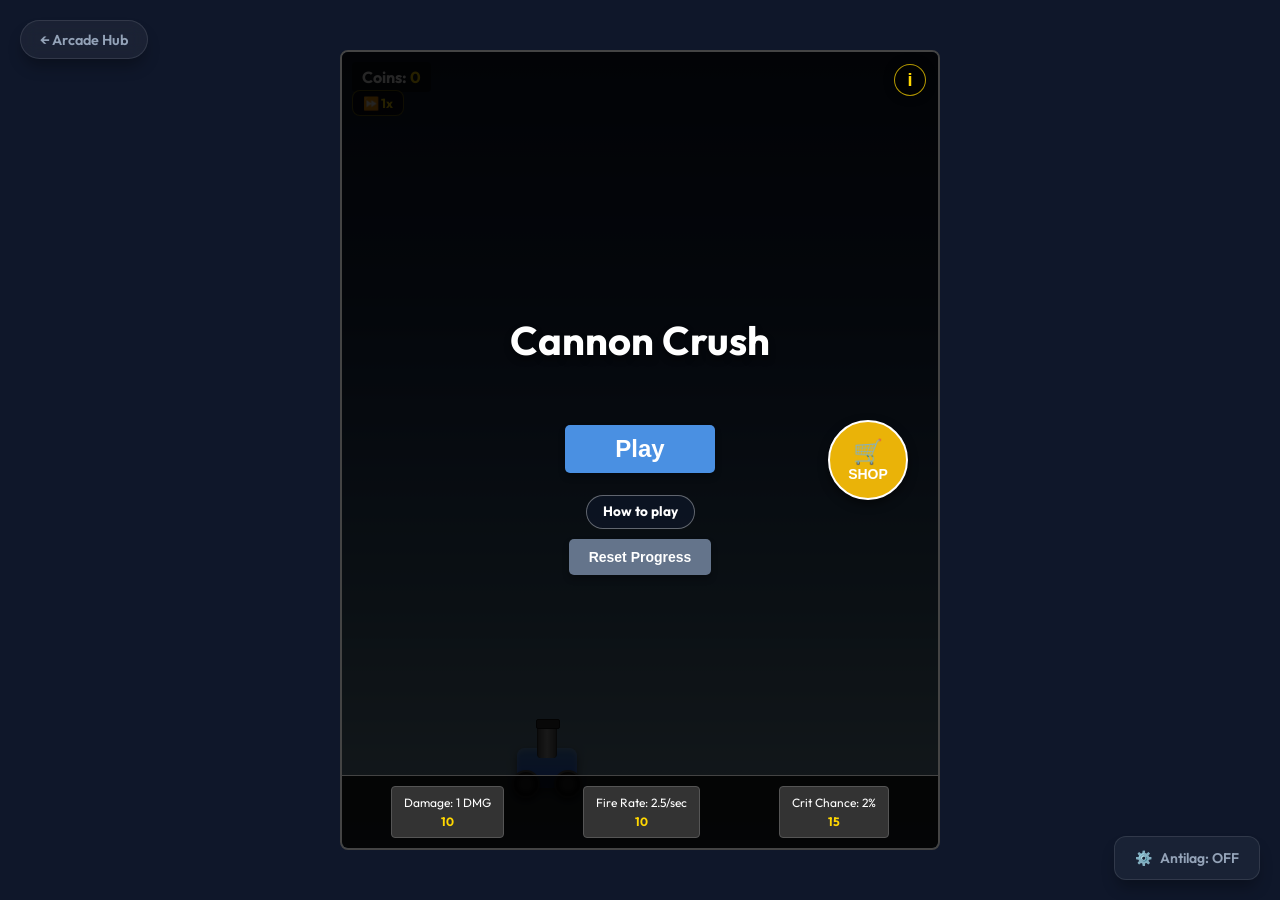
<file: cannon-crush/index.html>
<!DOCTYPE html>
<html lang="en">
<head>
  <meta charset="UTF-8">
  <meta name="viewport" content="width=device-width, initial-scale=1.0">
  <title>Cannon Crush</title>
  <style>
    @import url('https://fonts.googleapis.com/css2?family=Outfit:wght@300;400;600;800&display=swap');

    * { margin: 0; padding: 0; box-sizing: border-box; user-select: none; -webkit-user-select: none; }
    body {
      min-height: 100vh;
      background: #0f172a;
      display: flex;
      flex-direction: column;
      align-items: center;
      justify-content: center;
      font-family: 'Outfit', sans-serif;
      color: #fff;
      overflow-y: auto;
      padding: 40px 0;
      opacity: 0;
      animation: fadeIn 0.8s ease forwards;
    }

    @keyframes fadeIn {
        from { opacity: 0; }
        to { opacity: 1; }
    }
    #game-container {
      position: relative;
      width: 600px;
      height: 800px;
      background: #222;
      border: 2px solid #444;
      border-radius: 8px;
      overflow: hidden;
    }
    #ui-layer {
      position: absolute;
      top: 0;
      left: 0;
      width: 100%;
      padding: 10px;
      display: flex;
      justify-content: space-between;
      z-index: 10;
      pointer-events: none;
    }
    .stat-box {
      background: rgba(0, 0, 0, 0.5);
      padding: 5px 10px;
      border-radius: 4px;
      font-weight: bold;
    }
    #coins { color: #ffd700; }
    #score { color: #fff; }
    
    #upgrades-panel {
      position: absolute;
      bottom: 0;
      width: 100%;
      background: rgba(0, 0, 0, 0.8);
      padding: 10px;
      display: flex;
      justify-content: space-around;
      z-index: 20;
      border-top: 1px solid #444;
    }
    .upgrade-btn {
      background: #333;
      color: white;
      border: 1px solid #555;
      padding: 8px 12px;
      border-radius: 4px;
      cursor: pointer;
      font-size: 12px;
      text-align: center;
      transition: background 0.2s;
      font-family: 'Outfit', sans-serif;
    }
    .upgrade-btn:hover:not(:disabled) { background: #444; }
    .upgrade-btn:disabled { opacity: 0.5; cursor: not-allowed; }
    .upgrade-cost { color: #ffd700; font-weight: bold; display: block; margin-top: 4px; }
    .stat-info { display: block; font-size: 11px; color: #94a3b8; margin: 2px 0; }
    .stat-info span { color: #fff; font-weight: 600; }
    
    #level-progress-container {
      position: absolute;
      top: 10px;
      left: 50%;
      transform: translateX(-50%);
      width: 200px;
      height: 20px;
      background: #333;
      border: 2px solid #555;
      border-radius: 10px;
      overflow: hidden;
      z-index: 10;
    }
    #level-progress-fill {
      width: 0%;
      height: 100%;
      background: linear-gradient(90deg, #4a90e2, #2962ff);
      transition: width 0.3s;
    }
    #level-text {
      position: absolute;
      top: -2px;
      left: 0;
      width: 100%;
      text-align: center;
      font-size: 14px;
      font-weight: bold;
      text-shadow: 1px 1px 2px #000;
      pointer-events: none;
    }
    
    .screen-overlay {
      position: absolute;
      top: 0; left: 0; width: 100%; height: 100%;
      background: rgba(0,0,0,0.85);
      display: flex;
      flex-direction: column;
      align-items: center;
      justify-content: center;
      z-index: 30;
    }
    .screen-overlay h2 { font-size: 32px; margin-bottom: 20px; text-shadow: 0 4px 6px rgba(0,0,0,0.5); }
    .screen-btn {
      padding: 10px 20px;
      font-size: 18px;
      background: #4a90e2;
      color: white;
      border: none;
      border-radius: 5px;
      cursor: pointer;
      margin: 10px;
      min-width: 150px;
      font-weight: bold;
      box-shadow: 0 4px 6px rgba(0,0,0,0.3);
      transition: transform 0.1s, background 0.2s;
    }
    .screen-btn:hover { background: #357abd; transform: translateY(-2px); }
    
    #game-over h2 { color: #ff4444; }
    #victory-screen h2 { color: #ffd700; }
    #main-menu h2 { color: #fff; font-size: 40px; margin-bottom: 40px; }
    
    #cannon {
      position: absolute;
      bottom: 60px; /* Above upgrades panel */
      left: 175px;
      width: 60px;
      height: 40px;
      background: linear-gradient(180deg, #4a90e2, #2962ff);
      border-radius: 8px 8px 4px 4px;
      display: flex;
      justify-content: center;
      z-index: 5;
      box-shadow: inset 0 2px 5px rgba(255,255,255,0.3), 0 4px 10px rgba(0,0,0,0.5);
      transition: background 0.3s;
    }
    
    /* Cannon Skins */
    #cannon.skin-crimson { background: linear-gradient(180deg, #e53935, #b71c1c); }
    #cannon.skin-crimson .cannon-barrel { background: linear-gradient(90deg, #444 0%, #888 50%, #444 100%); }
    #cannon.skin-crimson::before, #cannon.skin-crimson::after { border-color: #ff5252; }
    
    #cannon.skin-gold { background: linear-gradient(180deg, #ffd700, #ff8f00); }
    #cannon.skin-gold .cannon-barrel { background: linear-gradient(90deg, #ffe066 0%, #fff 50%, #ffe066 100%); border-color: #b8860b; }
    #cannon.skin-gold .cannon-barrel::after { background: #b8860b; }
    #cannon.skin-gold::before, #cannon.skin-gold::after { border-color: #ffd700; background: radial-gradient(circle at center, #ffe066 30%, #555 60%, #111 100%); }
    
    #cannon.skin-neon { background: linear-gradient(180deg, #00e5ff, #2979ff); box-shadow: 0 0 15px #00e5ff; }
    #cannon.skin-neon .cannon-barrel { background: #111; border-color: #00e5ff; box-shadow: 0 0 10px #00e5ff; }
    #cannon.skin-neon .cannon-barrel::after { background: #00e5ff; }
    #cannon.skin-neon::before, #cannon.skin-neon::after { border-color: #00e5ff; background: #111; box-shadow: 0 0 10px #00e5ff; }

    #cannon::before { /* Left wheel */
      content: '';
      position: absolute;
      bottom: -10px;
      left: -5px;
      width: 24px;
      height: 24px;
      background: radial-gradient(circle at center, #777 30%, #222 60%, #111 100%);
      border-radius: 50%;
      border: 2px solid #555;
      z-index: 6;
      box-shadow: 0 4px 5px rgba(0,0,0,0.6);
    }
    #cannon::after { /* Right wheel */
      content: '';
      position: absolute;
      bottom: -10px;
      right: -5px;
      width: 24px;
      height: 24px;
      background: radial-gradient(circle at center, #777 30%, #222 60%, #111 100%);
      border-radius: 50%;
      border: 2px solid #555;
      z-index: 6;
      box-shadow: 0 4px 5px rgba(0,0,0,0.6);
    }
    .cannon-barrel { /* Cannon barrel */
      position: absolute;
      top: -25px;
      width: 20px;
      height: 35px;
      background: linear-gradient(90deg, #555 0%, #aaa 50%, #555 100%);
      border-radius: 4px;
      z-index: 4;
      border: 1px solid #333;
      border-bottom: none;
    }
    .cannon-barrel::after {
      content: '';
      position: absolute;
      top: -5px;
      left: -2px;
      width: 22px;
      height: 8px;
      background: #333;
      border-radius: 2px;
      border: 1px solid #111;
    }
    
    .bullet {
      position: absolute;
      width: 8px;
      height: 16px;
      background: #000;
      border-radius: 4px;
      z-index: 4;
      border: 1px solid #444;
    }
    
    #shield-visual {
      position: absolute;
      width: 80px;
      height: 40px;
      border: 4px solid rgba(74, 144, 226, 0.6);
      border-bottom: none;
      border-radius: 50% 50% 0 0;
      pointer-events: none;
      z-index: 10;
      transition: opacity 0.3s;
      opacity: 0;
      filter: drop-shadow(0 0 8px #4a90e2);
    }
    #shield-visual.active {
      opacity: 1;
    }
    
    .hit-text {
      position: absolute;
      color: white;
      font-weight: bold;
      pointer-events: none;
      z-index: 10;
      animation: floatUp 0.5s ease-out forwards;
      text-shadow: 1px 1px 2px #000;
    }
    .hit-text.crit {
      color: #ffaa00;
      font-size: 20px !important;
      text-shadow: 0 0 5px #ff0000, 1px 1px 2px #000;
      z-index: 11;
    }
    
    @keyframes floatUp {
      0% { transform: translateY(0) scale(1); opacity: 1; }
      100% { transform: translateY(-30px) scale(1.5); opacity: 0; }
    }
    
    .ball {
      position: absolute;
      border-radius: 50%;
      display: flex;
      align-items: center;
      justify-content: center;
      font-weight: bold;
      color: white;
      text-shadow: 1px 1px 2px rgba(0,0,0,0.8);
      z-index: 3;
      box-shadow: inset -5px -5px 15px rgba(0,0,0,0.3), 0 0 10px rgba(0,0,0,0.5);
    }
    
    .ball.freeze {
      background: radial-gradient(circle at 30% 30%, #00ffff, #0055ff) !important;
      box-shadow: inset -5px -5px 15px rgba(0,0,0,0.3), 0 0 15px rgba(0,255,255,0.8);
      border: 2px solid #fff;
    }
    
    .coin-drop {
      position: absolute;
      width: 15px;
      height: 15px;
      background: radial-gradient(circle, #ffe066 0%, #ffb300 100%);
      border-radius: 50%;
      z-index: 2;
      border: 1px solid #ff8800;
      animation: coinSpin 1s linear infinite;
    }
    
    @keyframes coinSpin {
      0% { transform: scaleX(1); }
      50% { transform: scaleX(0.2); }
      100% { transform: scaleX(1); }
    }
    
    .boss {
      position: absolute;
      width: 120px;
      height: 120px;
      background: radial-gradient(circle at 30% 30%, #ff5252, #8b0000);
      border-radius: 20px; /* Square with rounded corners */
      display: flex;
      align-items: center;
      justify-content: center;
      font-weight: bold;
      color: white;
      font-size: 24px;
      text-shadow: 2px 2px 4px rgba(0,0,0,0.8);
      z-index: 8;
      box-shadow: 0 0 20px rgba(255,0,0,0.5), inset -10px -10px 20px rgba(0,0,0,0.5);
      border: 3px solid #ffaaaa;
      overflow: hidden;
    }
    
    .boss::before {
      content: '';
      position: absolute;
      top: 20px; left: 20px;
      width: 30px; height: 30px;
      background: #000;
      border-radius: 50%;
      box-shadow: 50px 0 0 #000;
    }
    
    .boss-warning {
      position: absolute;
      top: -40px;
      left: 50%;
      transform: translateX(-50%);
      color: #ff0000;
      font-size: 40px;
      font-weight: bold;
      text-shadow: 0 0 10px #ff0000, 2px 2px 0 #fff;
      animation: flash 0.2s infinite alternate;
      z-index: 9;
      pointer-events: none;
    }
    
    @keyframes flash {
      from { opacity: 1; transform: translateX(-50%) scale(1); }
      to { opacity: 0.5; transform: translateX(-50%) scale(1.2); }
    }

    /* Mobile Controls */
    #mobile-slider-container {
      position: absolute;
      bottom: 20px;
      left: 50%;
      transform: translateX(-50%);
      width: 80%;
      height: 40px;
      background: rgba(0, 0, 0, 0.6);
      border-radius: 20px;
      display: flex;
      align-items: center;
      padding: 0 15px;
      border: 1px solid #4a90e2;
      box-shadow: 0 0 15px rgba(74, 144, 226, 0.3);
      z-index: 25;
      display: none; /* Shown via JS */
    }
    #mobile-slider {
      -webkit-appearance: none;
      appearance: none;
      width: 100%;
      height: 8px;
      background: #333;
      border-radius: 4px;
      outline: none;
    }
    #mobile-slider::-webkit-slider-thumb {
      -webkit-appearance: none;
      appearance: none;
      width: 30px;
      height: 30px;
      background: #4a90e2;
      border: 2px solid #fff;
      border-radius: 50%;
      cursor: pointer;
      box-shadow: 0 0 10px rgba(74, 144, 226, 0.8);
    }

    /* Backgrounds */
    #game-background {
      position: absolute;
      top: 0;
      left: 0;
      width: 100%;
      height: 100%;
      z-index: 0;
      pointer-events: none;
      overflow: hidden;
      background: linear-gradient(to bottom, #1a2a44 0%, #3a5a84 100%);
    }
    .parallax-layer {
      position: absolute;
      top: 0; left: 0; width: 100%; height: 100%;
      pointer-events: none;
    }
    .cloud {
      position: absolute;
      background: rgba(255, 255, 255, 0.2);
      border-radius: 50px;
      filter: blur(20px);
    }
    .snow-particle {
      position: absolute;
      background: #fff;
      border-radius: 50%;
      opacity: 0.8;
      pointer-events: none;
    }
    @keyframes heatHaze {
      0% { transform: translateY(0) skewX(0deg); }
      50% { transform: translateY(-5px) skewX(2deg); }
      100% { transform: translateY(0) skewX(0deg); }
    }
    .heat-haze {
      position: absolute;
      bottom: 0; width: 100%; height: 200px;
      background: linear-gradient(to top, rgba(255, 69, 0, 0.2), transparent);
      filter: blur(8px);
      animation: heatHaze 2s infinite alternate ease-in-out;
    }

    /* Snowy Mountains Background */
    .bg-mountains {
      background: linear-gradient(to bottom, #0b1628 0%, #1a2a4a 30%, #2d4a6e 50%, #4a6e8a 70%, #8aabbf 100%) !important;
    }
    .snowflake {
      position: absolute;
      background: white;
      border-radius: 50%;
      opacity: 0.7;
      animation: snowfall linear infinite;
      pointer-events: none;
    }
    @keyframes snowfall {
      0% { transform: translateY(-20px) translateX(0); opacity: 0.7; }
      25% { transform: translateY(25%) translateX(10px); }
      50% { transform: translateY(50%) translateX(-5px); }
      75% { transform: translateY(75%) translateX(8px); }
      100% { transform: translateY(calc(100vh + 20px)) translateX(-3px); opacity: 0.3; }
    }
    .mountain-range {
      position: absolute;
      bottom: 0;
      width: 100%;
      pointer-events: none;
    }
    .mtn {
      position: absolute;
      bottom: 0;
    }
    .mtn-cap {
      position: absolute;
    }
    .fog-layer {
      position: absolute;
      bottom: 0;
      width: 200%;
      height: 100px;
      background: linear-gradient(to top, rgba(200,220,240,0.3) 0%, transparent 100%);
      animation: fog-drift 20s linear infinite;
    }
    @keyframes fog-drift {
      0% { transform: translateX(0); }
      100% { transform: translateX(-50%); }
    }

    /* Void Space Background */
    .bg-space {
      background: radial-gradient(circle at center, #111 0%, #000 100%) !important;
    }
    .bg-space::before {
      content: '';
      position: absolute;
      width: 200%;
      height: 200%;
      background-image: radial-gradient(#fff 1px, transparent 1px);
      background-size: 50px 50px;
      background: #02040a;
    }
    .star {
      position: absolute;
      background: white;
      border-radius: 50%;
      opacity: var(--op);
    }
    .nebula {
      position: absolute;
      width: 400px; height: 400px;
      filter: blur(80px);
      opacity: 0.15;
      border-radius: 50%;
    }

    /* Volcano Background */
    .bg-lava {
      background: linear-gradient(to bottom, #1a0500 0%, #2d0a00 30%, #4a1200 60%, #1a0800 100%) !important;
    }
    .volcano-cone {
      position: absolute;
      bottom: 0;
      pointer-events: none;
    }
    .lava-stream {
      position: absolute;
      border-radius: 50%;
      animation: lava-flow 2s ease-in-out infinite alternate;
    }
    @keyframes lava-flow {
      0% { opacity: 0.6; transform: scaleY(1); }
      100% { opacity: 1; transform: scaleY(1.1); }
    }
    .lava-glow {
      position: absolute;
      bottom: 0; width: 100%; height: 60%;
      background: radial-gradient(circle at 50% 100%, #ff4500 0%, transparent 70%);
      opacity: 0.3;
    }
    .ember {
      position: absolute;
      background: #ff8800;
      border-radius: 50%;
      box-shadow: 0 0 4px #ff4400;
      animation: ember-rise linear infinite;
    }
    @keyframes ember-rise {
      0% { transform: translateY(0) scale(1); opacity: 1; }
      50% { opacity: 0.8; }
      100% { transform: translateY(-300px) scale(0.3); opacity: 0; }
    }
    .magma-chunk {
      position: absolute;
      border-radius: 40%;
      animation: chunk-fly ease-out infinite;
    }
    @keyframes chunk-fly {
      0% { transform: translateY(0) translateX(0) rotate(0deg); opacity: 1; }
      60% { opacity: 0.8; }
      100% { transform: translateY(-250px) translateX(var(--dx)) rotate(360deg); opacity: 0; }
    }
    .sky-glow {
      position: absolute;
      top: 0;
      width: 100%;
      height: 100%;
      background: radial-gradient(ellipse at 50% 80%, rgba(255,80,0,0.25) 0%, transparent 60%);
      pointer-events: none;
      animation: sky-pulse 4s ease-in-out infinite alternate;
    }
    @keyframes sky-pulse {
      0% { opacity: 0.5; }
      100% { opacity: 1; }
    }
    .bg-lava::after {
      content: '';
      position: absolute;
      bottom: 0;
      width: 100%;
      height: 150px;
      background: linear-gradient(to top, #ff4500 0%, transparent 100%);
      opacity: 0.4;
      filter: blur(20px);
      animation: pulse-glow 3s ease-in-out infinite alternate;
    }
    @keyframes pulse-glow {
      from { opacity: 0.3; }
      to { opacity: 0.6; }
    }

    .shop-section {
      width: 90%;
      margin: 10px 0;
      background: rgba(0,0,0,0.5);
      padding: 15px;
      border-radius: 8px;
      display: flex;
      flex-wrap: wrap;
      gap: 10px;
      justify-content: center;
    }
    .shop-section h3 { width: 100%; text-align: center; margin-bottom: 10px; color: #4a90e2; }

    #shop-screen h2 { color: #4a90e2; margin-top: 40px; }
    
    #open-shop-btn {
      position: absolute;
      right: 20px;
      top: 50%;
      transform: translateY(-50%);
      width: 80px !important;
      height: 80px;
      min-width: 0 !important;
      border-radius: 50% !important;
      display: flex;
      flex-direction: column;
      align-items: center;
      justify-content: center;
      font-size: 14px !important;
      padding: 5px !important;
      background: #eab308;
      box-shadow: 0 4px 10px rgba(0,0,0,0.5);
      border: 2px solid #fff;
    }
    
    .back-btn {
      position: absolute;
      top: 20px;
      left: 20px;
      z-index: 100;
      padding: 0.6rem 1.2rem;
      background: rgba(255, 255, 255, 0.05);
      backdrop-filter: blur(8px);
      border: 1px solid rgba(255, 255, 255, 0.1);
      border-radius: 100px;
      color: #94a3b8;
      text-decoration: none;
      font-weight: 600;
      font-size: 0.9rem;
      display: flex;
      align-items: center;
      gap: 0.5rem;
      transition: all 0.3s ease;
      box-shadow: 0 10px 15px -3px rgba(0, 0, 0, 0.3);
    }
    .back-btn:hover { 
      color: white; 
      background: rgba(255, 255, 255, 0.1);
      transform: translateY(-2px);
      border-color: rgba(255, 255, 255, 0.2);
    }

    /* Rebirth Badge */
    #rebirth-badge {
      position: absolute;
      top: 8px;
      right: 8px;
      z-index: 20;
      background: linear-gradient(135deg, #ff6b00, #ff9500);
      color: #fff;
      font-weight: 700;
      font-size: 14px;
      padding: 4px 12px;
      border-radius: 20px;
      box-shadow: 0 2px 8px rgba(255,107,0,0.4);
      display: none;
    }
    #rebirth-badge.visible { display: block; }

    /* Speed Toggle */
    #speed-toggle {
      position: absolute;
      top: 38px;
      left: 10px;
      z-index: 20;
      background: rgba(0,0,0,0.6);
      color: #ffd700;
      border: 1px solid rgba(255,215,0,0.4);
      border-radius: 8px;
      padding: 4px 10px;
      font-size: 13px;
      font-weight: 700;
      cursor: pointer;
      font-family: inherit;
      transition: all 0.2s;
    }
    #speed-toggle:hover {
      background: rgba(0,0,0,0.8);
      border-color: #ffd700;
    }

    /* Rebirth Screen */
    #rebirth-screen {
      z-index: 50;
    }
    #rebirth-screen h2 {
      color: #ff6b00;
      text-shadow: 0 0 20px rgba(255,107,0,0.5);
    }
    #rebirth-screen p {
      color: #e2e8f0;
      font-size: 14px;
      max-width: 80%;
      text-align: center;
      margin: 10px 0 20px;
      line-height: 1.5;
    }

    /* Info Button and Overlay */
    #info-btn {
      position: absolute;
      top: 12px;
      right: 12px;
      z-index: 100;
      width: 32px;
      height: 32px;
      border-radius: 50%;
      background: rgba(0, 0, 0, 0.6);
      border: 1.5px solid rgba(255, 215, 0, 0.7);
      color: #ffd700;
      font-size: 18px;
      font-weight: bold;
      cursor: pointer;
      display: flex;
      align-items: center;
      justify-content: center;
      box-shadow: 0 0 10px rgba(0,0,0,0.5);
      transition: all 0.2s;
    }
    #info-btn:hover {
      background: rgba(255, 215, 0, 0.2);
      transform: scale(1.1);
    }
    #info-overlay {
      position: fixed;
      inset: 0;
      background: rgba(0, 0, 0, 0.85);
      backdrop-filter: blur(8px);
      z-index: 200;
      display: none;
      align-items: center;
      justify-content: center;
      padding: 20px;
    }
    #info-overlay.visible { display: flex; }
    .info-content {
      background: #1a1a2e;
      border: 2px solid #4a90e2;
      border-radius: 16px;
      padding: 25px;
      max-width: 450px;
      width: 100%;
      box-shadow: 0 0 30px rgba(74, 144, 226, 0.3);
      position: relative;
    }
    .info-content h2 { color: #4a90e2; margin-top: 0; }
    .info-close {
      position: absolute;
      top: 15px;
      right: 15px;
      background: none;
      border: none;
      color: #ccc;
      font-size: 24px;
      cursor: pointer;
    }
    .info-section-label { color: #ffd700; font-weight: bold; margin-top: 15px; display: block; text-transform: uppercase; font-size: 12px; letter-spacing: 1px; }
    .info-content p { color: #e2e8f0; line-height: 1.5; font-size: 14px; margin: 5px 0; }

    /* Pause Overlay */
    #pause-overlay {
      position: fixed;
      inset: 0;
      background: rgba(0, 0, 0, 0.7);
      backdrop-filter: blur(5px);
      z-index: 300;
      display: none;
      flex-direction: column;
      align-items: center;
      justify-content: center;
    }
    #pause-overlay.visible { display: flex; }
    #pause-overlay h2 {
      color: #ffd700;
      font-size: 3.5rem;
      margin-bottom: 2rem;
      text-shadow: 0 0 20px rgba(255, 215, 0, 0.4);
      letter-spacing: 4px;
    }
    .pause-btn-group {
      display: flex;
      gap: 15px;
    }

    /* Antilag Button */
    #antilag-btn {
      position: fixed;
      bottom: 20px;
      right: 20px;
      z-index: 1000;
      padding: 12px 20px;
      background: rgba(30, 41, 59, 0.7);
      backdrop-filter: blur(8px);
      color: #94a3b8;
      border: 1px solid rgba(255, 255, 255, 0.1);
      border-radius: 12px;
      cursor: pointer;
      font-family: 'Outfit', sans-serif;
      font-weight: 600;
      font-size: 14px;
      transition: all 0.3s ease;
      box-shadow: 0 10px 15px -3px rgba(0, 0, 0, 0.3);
      display: flex;
      align-items: center;
      gap: 8px;
    }
    #antilag-btn:hover {
      background: rgba(30, 41, 59, 0.9);
      color: white;
      transform: translateY(-2px);
      border-color: rgba(255, 255, 255, 0.2);
    }
    #antilag-btn.active {
      background: #ef4444;
      color: white;
      border-color: #f87171;
    }
    #antilag-btn.active::before {
      content: '🚀';
    }
    #antilag-btn::before {
      content: '⚙️';
    }
    .debug-btn {
      position: absolute;
      left: 40px;
      top: 50%;
      transform: translateY(-50%);
      background: linear-gradient(135deg, #f59e0b, #d97706);
      color: white;
      border: none;
      border-radius: 12px;
      padding: 16px 24px;
      font-weight: 800;
      font-size: 16px;
      cursor: pointer;
      box-shadow: 0 10px 15px -3px rgba(245, 158, 11, 0.4);
      transition: all 0.3s cubic-bezier(0.4, 0, 0.2, 1);
      z-index: 1001;
      text-transform: uppercase;
      letter-spacing: 1px;
    }
    .debug-btn:hover {
      transform: translateY(-50%) scale(1.1);
      box-shadow: 0 20px 25px -5px rgba(245, 158, 11, 0.5);
    }
    .debug-btn:active {
      transform: translateY(-50%) scale(0.95);
    }
    </style>
    </style>
    <link rel="stylesheet" href="../shared/arcade-common.css">
</head>
<body>
  <a href="../" class="back-btn">← Arcade Hub</a>
  <button id="antilag-btn">Antilag: OFF</button>
  <div id="game-container">
    <div id="game-background" class="bg-mountains">
      <div id="bg-layer-far" class="parallax-layer"></div>
      <div id="bg-layer-mid" class="parallax-layer"></div>
      <div id="bg-layer-near" class="parallax-layer"></div>
      <div id="vfx-overlay" class="parallax-layer"></div>
    </div>
    
    <div id="ui-layer">
      <div class="stat-box">Coins: <span id="coins">0</span></div>
    </div>
    
    <div id="rebirth-badge">🔁 x0</div>
    <button id="speed-toggle">⏩ 1x</button>
    <button id="info-btn">i</button>
    
    <div id="info-overlay">
      <div class="info-content">
        <button class="info-close" id="close-info">&times;</button>
        <h2>🚀 Cannon Crush Guide</h2>
        <span class="info-section-label">Goal</span>
        <p>Defend your base by shooting enemy balls before they reach you. Clear all the balls in each level to advance, and defeat boss rounds every 5 levels.</p>
        <span class="info-section-label">Controls</span>
        <p><strong>Move:</strong> Arrow keys or A / D | <strong>Shoot:</strong> Hold W, ↑, or Space (auto-fires while held). On mobile, drag the slider to move and tap the fire button to shoot.</p>
        <span class="info-section-label">How it works</span>
        <p>Balls fly in from either side. Each ball has HP shown on it — shoot it enough times to destroy it. Spend coins earned from kills on upgrades like damage, fire rate, multi-shot, piercing bullets, and more. Boss rounds spawn a giant enemy that slams down at you and sends minion balls!</p>
      </div>
    </div>
    
    <div id="pause-overlay">
      <h2>PAUSED</h2>
      <div class="pause-btn-group">
        <button class="screen-btn" id="resume-btn" style="font-size: 24px; min-width: 200px;">Resume</button>
      </div>
    </div>
    
    <div id="level-progress-container" style="display: none;">
      <div id="level-progress-fill"></div>
      <div id="level-text">Level 1</div>
    </div>
    
    <div id="mobile-slider-container">
      <input type="range" id="mobile-slider" min="0" max="100" value="50">
    </div>

    <div id="cannon">
      <div id="shield-visual"></div>
      <div class="cannon-barrel"></div>
    </div>
    
    <div id="main-menu" class="screen-overlay">
      <button id="skip-debug-btn" class="debug-btn" style="display: none;">⏩ SKIP LEVEL</button>
      <h2>Cannon Crush</h2>
      
      <div id="upgrades-panel">
        <button class="upgrade-btn" id="upg-damage">
          <div>Damage: <span id="val-damage">1</span> DMG</div>
          <span class="upgrade-cost" id="cost-damage">10</span>
        </button>
        <button class="upgrade-btn" id="upg-firerate">
          <div>Fire Rate: <span id="val-firerate">2.5</span>/sec</div>
          <span class="upgrade-cost" id="cost-firerate">10</span>
        </button>
        <button class="upgrade-btn" id="upg-crit">
          <div>Crit Chance: <span id="val-crit">2</span>%</div>
          <span class="upgrade-cost" id="cost-crit">15</span>
        </button>
      </div>
      
      <button class="screen-btn" id="play-btn" style="margin-top: 20px; font-size: 24px;">Play</button>
      <button class="screen-btn" id="open-shop-btn">
        <span style="font-size: 24px;">🛒</span>
        <span>SHOP</span>
      </button>
      <button class="screen-btn" id="reset-progress-btn" style="margin-top: 10px; background: #64748b; font-size: 14px; min-width: 120px;">Reset Progress</button>
    </div>

    <div id="shop-screen" class="screen-overlay" style="display: none;">
      <button class="screen-btn" id="close-shop-btn">← Back</button>
      <h2>The Shop</h2>
      <div id="shop-content" style="width: 100%; display: flex; flex-direction: column; align-items: center; overflow-y: auto; max-height: 70vh;">
        <!-- Generated via JS -->
      </div>
    </div>
    
    <div id="game-over" class="screen-overlay" style="display: none;">
      <h2>Game Over</h2>
      <button class="screen-btn" id="restart-btn">Try Again</button>
      <button class="screen-btn" id="menu-btn-go">Main Menu</button>
    </div>
    
    <div id="victory-screen" class="screen-overlay" style="display: none;">
      <h2 id="victory-title">Level Cleared!</h2>
      <div id="victory-buttons">
        <button class="screen-btn" id="next-level-btn">Next Level</button>
        <button class="screen-btn" id="menu-btn-vic">Main Menu</button>
      </div>
    </div>
    
    <div id="rebirth-screen" class="screen-overlay" style="display: none;">
      <h2>🔥 REBIRTH AVAILABLE! 🔥</h2>
      <p>You defeated the Final Boss! You can keep going, or <strong>Rebirth</strong> to reset your progress and earn <strong>permanent 2x coin drops</strong>.</p>
      <button class="screen-btn" id="rebirth-keep-btn" style="background: #22c55e;">Keep Going</button>
      <button class="screen-btn" id="rebirth-reset-btn" style="background: #f97316;">🔁 Rebirth</button>
    </div>
  </div>

  <script src="content.js"></script>
  <script src="../shared/arcade-common.js"></script>
  <script>
    const container = document.getElementById('game-container');
    const cannonEl = document.getElementById('cannon');
    const coinsEl = document.getElementById('coins');
    const mainMenuScreen = document.getElementById('main-menu');
    const gameOverScreen = document.getElementById('game-over');
    const victoryScreen = document.getElementById('victory-screen');
    const shopScreen = document.getElementById('shop-screen');
    const shopContent = document.getElementById('shop-content');
    const upgradesPanel = document.getElementById('upgrades-panel');
    const gameBg = document.getElementById('game-background');
    const levelProgressContainer = document.getElementById('level-progress-container');
    const levelProgressFill = document.getElementById('level-progress-fill');
    const levelText = document.getElementById('level-text');
    const vfxOverlay = document.getElementById('vfx-overlay');
    const bgLayerFar = document.getElementById('bg-layer-far');
    const bgLayerMid = document.getElementById('bg-layer-mid');
    const bgLayerNear = document.getElementById('bg-layer-near');
    
    // Game constants
    const GAME_W = 600;
    const GAME_H = 800;
    const CANNON_W = 60;
    const FLOOR_Y = 740; // Above upgrades panel
    const GRAVITY = 0.15;
    const BOSS_W = 120;
    const BOSS_H = 120;
    
    // State
    let state = {
      running: false,
      paused: false,
      cannonX: 270,
      coins: 0,
      
      // Progression
      level: 1,
      ballsSpawnedThisLevel: 0,
      ballsDestroyedThisLevel: 0,
      totalBallsForLevel: 10,
      maxBallsOnScreen: 3,
      freezeEndTime: 0,
      isBossLevel: false,
      boss: null,
      
      // Cannon stats
      damage: CannonCrushContent.baseDamage,
      fireRate: CannonCrushContent.baseFireRate,
      critChance: CannonCrushContent.baseCritChance,
      lastShotTime: 0,
      
      // Upgrades
      damageLvl: 1,
      fireRateLvl: 1,
      critLvl: 1,
      damageCost: 10,
      fireRateCost: 10,
      critCost: 15,
      
      // Cosmetics
      unlockedSkins: ['default'],
      equippedSkin: 'default',
      unlockedBackgrounds: ['bg-mountains'],
      equippedBackground: 'bg-mountains',
      
      // Advanced Upgrades
      multiShotLvl: 0, // 0 = 1 bullet, 1 = 2 bullets, etc
      multiShotCost: 1000,
      bulletSizeLvl: 0, // scales bullet size
      bulletSizeCost: 1000,
      projSpeedLvl: 0, // scales bullet speed
      projSpeedCost: 1000,
      shockwaveLvl: 0, // 1 = every 10th shot explosive
      shockwaveCost: 1000,
      shotCounter: 0,
      pierceLvl: 0, // number of pierces
      pierceCost: 1000,
      forceFieldLvl: 0, // 0 = none, 1 = active
      forceFieldCost: 3000,
      repulsorLvl: 0, // push balls away
      repulsorCost: 1000,
      
      // Rebirth
      rebirths: 0,
      coinMultiplier: 1,
      
      // Speed
      gameSpeed: 1,
      lastSpawnTime: 0,
      runTime: 0,
      tutorialStep: -1,
      
      // Input
      keys: {},
      isShooting: false,
      isDragging: false,
      dragOffsetX: 0,
      
      // Entities
      bullets: [], // {x, y, el}
      balls: [],   // {x, y, vx, vy, radius, hp, maxHp, el, color}
      drops: [],    // {x, y, vx, vy, el}
      forceFieldCharges: 0,

      // Features
      lowGraphics: false,
      godMode: false
    };

    // Konami Code Logic
    const konamiSequence = ['ArrowUp', 'ArrowUp', 'ArrowDown', 'ArrowDown', 'ArrowLeft', 'ArrowRight', 'ArrowLeft', 'ArrowRight'];
    let konamiIndex = 0;
    document.addEventListener('keydown', (e) => {
      if (e.code === konamiSequence[konamiIndex]) {
        konamiIndex++;
        if (konamiIndex === konamiSequence.length) {
          state.godMode = !state.godMode;
          konamiIndex = 0;
          const skipBtn = document.getElementById('skip-debug-btn');
          if (skipBtn) skipBtn.style.display = (state.godMode && mainMenuScreen.style.display !== 'none') ? 'block' : 'none';
          showHitText(GAME_W / 2, GAME_H / 2, state.godMode ? "GOD MODE ON" : "GOD MODE OFF", true);
          sfx.play('crit');
        }
      } else {
        konamiIndex = 0;
      }
    });
    
    // Utility
    function random(min, max) { return Math.random() * (max - min) + min; }

    // --- SFX Engine (Procedural) ---
    class SFXManager {
      constructor() {
        this.ctx = null;
        this.enabled = true;
      }
      init() {
        if (!this.ctx) this.ctx = new (window.AudioContext || window.webkitAudioContext)();
      }
      play(type) {
        if (!this.enabled || !this.ctx) return;
        if (this.ctx.state === 'suspended') this.ctx.resume();
        
        const osc = this.ctx.createOscillator();
        const gain = this.ctx.createGain();
        osc.connect(gain);
        gain.connect(this.ctx.destination);
        
        const now = this.ctx.currentTime;
        
        switch(type) {
          case 'shoot':
            osc.type = 'sine';
            osc.frequency.setValueAtTime(150, now);
            osc.frequency.exponentialRampToValueAtTime(40, now + 0.1);
            gain.gain.setValueAtTime(0.1, now);
            gain.gain.linearRampToValueAtTime(0, now + 0.1);
            osc.start(); osc.stop(now + 0.1);
            break;
          case 'pop':
            osc.type = 'square';
            osc.frequency.setValueAtTime(400, now);
            osc.frequency.exponentialRampToValueAtTime(100, now + 0.05);
            gain.gain.setValueAtTime(0.05, now);
            gain.gain.linearRampToValueAtTime(0, now + 0.05);
            osc.start(); osc.stop(now + 0.05);
            break;
          case 'crit':
            osc.type = 'triangle';
            osc.frequency.setValueAtTime(1200, now);
            osc.frequency.exponentialRampToValueAtTime(400, now + 0.15);
            gain.gain.setValueAtTime(0.1, now);
            gain.gain.linearRampToValueAtTime(0, now + 0.15);
            osc.start(); osc.stop(now + 0.15);
            break;
          case 'explosion':
            this.playNoise(now, 0.3, 0.2);
            break;
          case 'pickup':
            osc.frequency.setValueAtTime(600, now);
            osc.frequency.linearRampToValueAtTime(1200, now + 0.1);
            gain.gain.setValueAtTime(0.1, now);
            gain.gain.linearRampToValueAtTime(0, now + 0.2);
            osc.start(); osc.stop(now + 0.2);
            break;
        }
      }
      playNoise(time, duration, volume) {
        const bufferSize = this.ctx.sampleRate * duration;
        const buffer = this.ctx.createBuffer(1, bufferSize, this.ctx.sampleRate);
        const data = buffer.getChannelData(0);
        for (let i = 0; i < bufferSize; i++) data[i] = Math.random() * 2 - 1;
        
        const noise = this.ctx.createBufferSource();
        noise.buffer = buffer;
        const gain = this.ctx.createGain();
        gain.gain.setValueAtTime(volume, time);
        gain.gain.exponentialRampToValueAtTime(0.01, time + duration);
        noise.connect(gain);
        gain.connect(this.ctx.destination);
        noise.start(time);
        noise.stop(time + duration);
      }
    }
    const sfx = new SFXManager();

    // --- Particle System ---
    class ParticleSystem {
      constructor() {
        this.particles = [];
      }
      spawn(x, y, color, count = 8, type = 'debris') {
        if (state.lowGraphics) return;
        for (let i = 0; i < count; i++) {
          const el = document.createElement('div');
          el.style.position = 'absolute';
          el.style.left = x + 'px';
          el.style.top = y + 'px';
          el.style.backgroundColor = color || '#fff';
          el.style.width = random(3, 6) + 'px';
          el.style.height = el.style.width;
          el.style.borderRadius = '2px';
          el.style.pointerEvents = 'none';
          el.style.zIndex = '5';
          vfxOverlay.appendChild(el);
          
          this.particles.push({
            el,
            x, y,
            vx: random(-4, 4),
            vy: random(-6, 2),
            life: 1.0,
            decay: random(0.02, 0.05)
          });
        }
      }
      update() {
        for (let i = this.particles.length - 1; i >= 0; i--) {
          const p = this.particles[i];
          p.x += p.vx;
          p.y += p.vy;
          p.vy += 0.15; // particle gravity
          p.life -= p.decay;
          
          if (p.life <= 0) {
            p.el.remove();
            this.particles.splice(i, 1);
          } else {
            p.el.style.transform = `translate3d(${p.x - 5}px, ${p.y - 5}px, 0) scale(${p.life})`;
            p.el.style.opacity = p.life;
          }
        }
      }
    }
    const particles = new ParticleSystem();

    function shakeScreen(intens = 5) {
      if (state.lowGraphics) return;
      container.classList.add('shake');
      setTimeout(() => container.classList.remove('shake'), 180);
    }
    
    const colors = [
      '#ef4444', '#f97316', '#eab308', '#22c55e', '#3b82f6', '#a855f7', '#ec4899'
    ];
    
    const SKINS = [
      { id: 'default', name: 'Standard', cost: 0 },
      { id: 'skin-crimson', name: 'Crimson', cost: 150 },
      { id: 'skin-gold', name: 'Golden Flex', cost: 500 },
      { id: 'skin-neon', name: 'Neon Striker', cost: 1200 }
    ];

    const BACKGROUNDS = [
      { id: 'bg-mountains', name: 'Snowy Mountains', cost: 0, class: 'bg-mountains' },
      { id: 'bg-space', name: 'Void Space', cost: 300, class: 'bg-space' },
      { id: 'bg-lava', name: 'Volcano', cost: 800, class: 'bg-lava' }
    ];
    
    function init() {
      function applyMobileMode() {
        const isMobileMode = (localStorage.getItem('globalMobileMode') === 'true');
        const sliderContainer = document.getElementById('mobile-slider-container');
        if (isMobileMode) {
          sliderContainer.style.display = 'flex';
          cannonEl.style.bottom = '120px';
          upgradesPanel.style.bottom = '60px';
        } else {
          sliderContainer.style.display = 'none';
          cannonEl.style.bottom = '60px';
          upgradesPanel.style.bottom = '0';
        }
      }

      applyMobileMode();
      
      // Global Mobile Mode Sync
      window.addEventListener('storage', (e) => {
        if (e.key === 'globalMobileMode') applyMobileMode();
      });

      if (localStorage.getItem('globalMobileMode') === 'true') {
        const slider = document.getElementById('mobile-slider');
        
        // Ensure slider touches don't trigger game dragging
        slider.addEventListener('touchstart', e => e.stopPropagation(), {passive: true});
        slider.addEventListener('touchmove', e => e.stopPropagation(), {passive: true});
        
        slider.addEventListener('input', (e) => {
          const percent = e.target.value / 100;
          state.cannonX = percent * (GAME_W - CANNON_W);
        });
      }

      // Event listeners
      document.addEventListener('keydown', e => {
        state.keys[e.code] = true;
        if (['ArrowUp', 'ArrowDown', 'ArrowLeft', 'ArrowRight', 'Space'].includes(e.code)) {
          e.preventDefault();
        }
      });
      document.addEventListener('keyup', e => state.keys[e.code] = false);
      
      // Mouse dragging & shooting
      container.addEventListener('mousedown', (e) => {
        if (e.target.closest('button, input, a')) return;
        sfx.init();
        state.isShooting = true;
        if (state.godMode && !e.target.closest('button')) {
          state.coins += 100000;
          updateUI();
          saveProgress();
        }
        // Check if starting drag on the cannon area (rough estimate or whole screen depending on preference)
        // Here we just allow dragging anywhere on the container for easier play
        state.isDragging = true;
        
        const rect = container.getBoundingClientRect();
        const pointerX = (e.clientX - rect.left) * (GAME_W / rect.width);
        
        // Let the cannon snap to where we clicked, or calculate offset
        if(pointerX >= state.cannonX && pointerX <= state.cannonX + CANNON_W) {
             state.dragOffsetX = pointerX - state.cannonX;
        } else {
             state.dragOffsetX = CANNON_W / 2; // snap to center
             state.cannonX = pointerX - state.dragOffsetX;
        }
      });
      document.addEventListener('mousemove', (e) => {
        if (!state.isDragging) return;
        const rect = container.getBoundingClientRect();
        const pointerX = (e.clientX - rect.left) * (GAME_W / rect.width);
        state.cannonX = pointerX - state.dragOffsetX;
      });
      document.addEventListener('mouseup', () => {
        state.isShooting = false;
        state.isDragging = false;
      });
      
      // Touch dragging & shooting
      container.addEventListener('touchstart', (e) => { 
        if (e.target.closest('button, input, a')) return;
        sfx.init();
        e.preventDefault(); 
        state.isShooting = true; 
        if (state.godMode && !e.target.closest('button')) {
          state.coins += 100000;
          updateUI();
          saveProgress();
        }
        state.isDragging = true;
        
        const rect = container.getBoundingClientRect();
        const touch = e.touches[0];
        const pointerX = (touch.clientX - rect.left) * (GAME_W / rect.width);
        
        if(pointerX >= state.cannonX && pointerX <= state.cannonX + CANNON_W) {
             state.dragOffsetX = pointerX - state.cannonX;
        } else {
             state.dragOffsetX = CANNON_W / 2;
             state.cannonX = pointerX - state.dragOffsetX;
        }
      }, {passive: false});
      
      document.addEventListener('touchmove', (e) => {
        if (!state.isDragging) return;
        const rect = container.getBoundingClientRect();
        const touch = e.touches[0];
        const pointerX = (touch.clientX - rect.left) * (GAME_W / rect.width);
        state.cannonX = pointerX - state.dragOffsetX;
      }, {passive: false});
      
      document.addEventListener('touchend', () => {
        state.isShooting = false;
        state.isDragging = false;
      });
      
      document.getElementById('upg-damage').addEventListener('click', upgradeDamage);
      document.getElementById('upg-firerate').addEventListener('click', upgradeFireRate);
      document.getElementById('upg-crit').addEventListener('click', upgradeCrit);
      
      document.getElementById('play-btn').addEventListener('click', () => {
        loadProgress();
        startLevel();
      });
      document.getElementById('reset-progress-btn').addEventListener('click', resetProgress);
      document.getElementById('restart-btn').addEventListener('click', startLevel);
      document.getElementById('next-level-btn').addEventListener('click', () => {
        state.level += 1;
        saveProgress();
        startLevel();
      });
      document.getElementById('menu-btn-go').addEventListener('click', showMenu);
      document.getElementById('menu-btn-vic').addEventListener('click', () => {
        state.level += 1;
        saveProgress();
        showMenu();
      });
      
      // Rebirth screen buttons
      document.getElementById('rebirth-keep-btn').addEventListener('click', () => {
        document.getElementById('rebirth-screen').style.display = 'none';
        state.level += 1;
        saveProgress();
        startLevel();
      });
      document.getElementById('rebirth-reset-btn').addEventListener('click', performRebirth);
      
      // Speed toggle
      document.getElementById('speed-toggle').addEventListener('click', () => {
        if (state.gameSpeed === 1) state.gameSpeed = 2;
        else if (state.gameSpeed === 2) state.gameSpeed = 3;
        else state.gameSpeed = 1;
        document.getElementById('speed-toggle').textContent = `\u23e9 ${state.gameSpeed}x`;
      });
      
      showMenu();
      // Spawn timer - now timestamp-based in update(), no setInterval

      document.getElementById('open-shop-btn').addEventListener('click', showShop);
      document.getElementById('close-shop-btn').addEventListener('click', showMenu);

      document.getElementById('antilag-btn').addEventListener('click', () => {
        state.lowGraphics = !state.lowGraphics;
        const btn = document.getElementById('antilag-btn');
        btn.textContent = `Antilag: ${state.lowGraphics ? 'ON' : 'OFF'}`;
        btn.classList.toggle('active', state.lowGraphics);
        applyBackground(); // Refresh background
      });

      document.getElementById('skip-debug-btn').addEventListener('click', () => {
        if (state.godMode) {
          mainMenuScreen.style.display = 'none';
          levelComplete();
        }
      });
    }
    
    function showMenu() {
      state.running = false;
      state.paused = false;
      document.getElementById('pause-overlay').classList.remove('visible');
      mainMenuScreen.style.display = 'flex';
      gameOverScreen.style.display = 'none';
      victoryScreen.style.display = 'none';
      shopScreen.style.display = 'none';
      levelProgressContainer.style.display = 'none';
      document.getElementById('rebirth-screen').style.display = 'none';
      
      const skipBtn = document.getElementById('skip-debug-btn');
      if (skipBtn) skipBtn.style.display = state.godMode ? 'block' : 'none';
      
      loadProgress();
      updateRebirthBadge();
      if (state.level > 1) {
        document.getElementById('play-btn').textContent = `Resume Level ${state.level}`;
      } else {
        document.getElementById('play-btn').textContent = `Play`;
      }
    }

    function showShop() {
      mainMenuScreen.style.display = 'none';
      shopScreen.style.display = 'flex';
      renderShop();
    }
    
    function renderShop() {
      shopContent.innerHTML = '';

      // Skins Section
      const skinsSec = document.createElement('div');
      skinsSec.className = 'shop-section';
      skinsSec.innerHTML = '<h3>Cannon Skins</h3>';
      
      SKINS.forEach(skin => {
        const isUnlocked = state.unlockedSkins.includes(skin.id);
        const isEquipped = state.equippedSkin === skin.id;
        const btn = document.createElement('button');
        btn.className = 'upgrade-btn';
        btn.style.width = '110px';
        
        if (isEquipped) {
            btn.innerHTML = `<div>${skin.name}</div><span style="color:#0f0; margin-top:4px; display:block;">Equipped</span>`;
            btn.disabled = true;
        } else if (isUnlocked) {
            btn.innerHTML = `<div>${skin.name}</div><span style="color:#fff; margin-top:4px; display:block;">Equip</span>`;
            btn.onclick = () => {
                state.equippedSkin = skin.id;
                applySkin();
                saveProgress();
                renderShop();
            };
        } else {
            btn.innerHTML = `<div>${skin.name}</div><span class="upgrade-cost">${skin.cost}</span>`;
            btn.disabled = state.coins < skin.cost;
            btn.onclick = () => {
                if (state.coins >= skin.cost) {
                    state.coins -= skin.cost;
                    state.unlockedSkins.push(skin.id);
                    state.equippedSkin = skin.id;
                    updateUI();
                    saveProgress();
                    applySkin();
                    renderShop();
                }
            };
        }
        skinsSec.appendChild(btn);
      });
      shopContent.appendChild(skinsSec);

      // Backgrounds Section
      const bgSec = document.createElement('div');
      bgSec.className = 'shop-section';
      bgSec.innerHTML = '<h3>Backgrounds</h3>';

      BACKGROUNDS.forEach(bg => {
        const isUnlocked = state.unlockedBackgrounds.includes(bg.id);
        const isEquipped = state.equippedBackground === bg.id;
        const btn = document.createElement('button');
        btn.className = 'upgrade-btn';
        btn.style.width = '110px';

        if (isEquipped) {
          btn.innerHTML = `<div>${bg.name}</div><span style="color:#0f0; margin-top:4px; display:block;">Equipped</span>`;
          btn.disabled = true;
        } else if (isUnlocked) {
          btn.innerHTML = `<div>${bg.name}</div><span style="color:#fff; margin-top:4px; display:block;">Equip</span>`;
          btn.onclick = () => {
            state.equippedBackground = bg.id;
            applyBackground();
            saveProgress();
            renderShop();
          };
        } else {
          btn.innerHTML = `<div>${bg.name}</div><span class="upgrade-cost">${bg.cost}</span>`;
          btn.disabled = state.coins < bg.cost;
          btn.onclick = () => {
            if (state.coins >= bg.cost) {
              state.coins -= bg.cost;
              state.unlockedBackgrounds.push(bg.id);
              state.equippedBackground = bg.id;
              updateUI();
              saveProgress();
              applyBackground();
              renderShop();
            }
          };
        }
        bgSec.appendChild(btn);
      });
      shopContent.appendChild(bgSec);

      // Advanced Upgrades Section
      const advSec = document.createElement('div');
      advSec.className = 'shop-section';
      advSec.innerHTML = '<h3>Attachments & Modules</h3>';
      
      const UPGRADES = [
          { name: 'Multi-Shot', id: 'multiShot', lvl: state.multiShotLvl, cost: state.multiShotCost, max: 3 * (state.rebirths + 1), desc: 'Fire multiple bullets' },
          { name: 'Bullet Size', id: 'bulletSize', lvl: state.bulletSizeLvl, cost: state.bulletSizeCost, max: 5 * (state.rebirths + 1), desc: 'Increases bullet hitbox' },
          { name: 'Proj Speed', id: 'projSpeed', lvl: state.projSpeedLvl, cost: state.projSpeedCost, max: 5 * (state.rebirths + 1), desc: 'Faster bullets' },
          { name: 'Shockwave', id: 'shockwave', lvl: state.shockwaveLvl, cost: state.shockwaveCost, max: 5 * (state.rebirths + 1), desc: 'Frequency of explosive shots' },
          { name: 'Piercing Bullets', id: 'pierce', lvl: state.pierceLvl, cost: state.pierceCost, max: 3 * (state.rebirths + 1), desc: 'Bullets pass through balls' },
          { name: 'Force Field', id: 'forceField', lvl: state.forceFieldLvl, cost: state.forceFieldCost, max: 1 * (state.rebirths + 1), desc: 'Survive one hit' },
          { name: 'Repulsor', id: 'repulsor', lvl: state.repulsorLvl, cost: state.repulsorCost, max: 3 * (state.rebirths + 1), desc: 'Pushes balls away' }
      ];

      UPGRADES.forEach(upg => {
          const btn = document.createElement('button');
          btn.className = 'upgrade-btn';
          btn.style.width = '140px';
          btn.style.margin = '5px';
          
          const isMax = upg.lvl >= upg.max;
          const displayLvl = upg.lvl;
          
          btn.innerHTML = `
              <div style="font-weight:bold;">${upg.name}</div>
              <div style="font-size:10px; color:#94a3b8; margin:2px 0;">${upg.desc}</div>
              <div style="font-size:11px;">Level: ${displayLvl}</div>
              ${isMax ? '<span style="color:#0f0;">MAX</span>' : `<span class="upgrade-cost">${upg.cost}</span>`}
          `;
          
          btn.disabled = isMax || state.coins < upg.cost;
          btn.onclick = () => {
              if (state.coins >= upg.cost && !isMax) {
                  state.coins -= upg.cost;
                  state[upg.id + 'Lvl']++;
                  let baseCost = (upg.id === 'forceField') ? 3000 : 1000;
                  state[upg.id + 'Cost'] = (state[upg.id + 'Lvl'] + 1) * baseCost;
                  if (upg.id === 'forceField') state.hasForceField = true;
                  updateUI();
                  saveProgress();
                  renderShop();
              }
          };
          advSec.appendChild(btn);
      });
      shopContent.appendChild(advSec);
    }
    
    function applySkin() {
      cannonEl.className = state.equippedSkin === 'default' ? '' : state.equippedSkin;
    }

    function applyBackground() {
      gameBg.className = state.equippedBackground;
      bgLayerFar.innerHTML = '';
      bgLayerMid.innerHTML = '';
      bgLayerNear.innerHTML = '';
      
      if (state.lowGraphics) return;
      
      if (state.equippedBackground === 'bg-mountains') {
        // Far: Snowflakes
        for(let i=0; i<40; i++) {
          const flake = document.createElement('div');
          flake.className = 'snowflake';
          const size = random(2, 5);
          flake.style.width = size + 'px';
          flake.style.height = size + 'px';
          flake.style.left = random(0, 100) + '%';
          flake.style.top = random(-20, 100) + '%';
          flake.style.animationDuration = random(6, 14) + 's';
          flake.style.animationDelay = random(0, 8) + 's';
          bgLayerFar.appendChild(flake);
        }
        // Mid: Layered mountain range
        const mtnData = [
          // Back mountains (darker, further away)
          { left: -60, w: 250, h: 220, color: '#1e3050', capH: 50, capColor: 'rgba(200,215,230,0.6)', z: 1 },
          { left: 180, w: 300, h: 260, color: '#1a2b48', capH: 60, capColor: 'rgba(210,225,240,0.5)', z: 1 },
          { left: 400, w: 220, h: 200, color: '#1e3050', capH: 45, capColor: 'rgba(200,215,230,0.5)', z: 1 },
          // Front mountains (lighter, closer)
          { left: 40, w: 280, h: 280, color: '#2d4a6e', capH: 65, capColor: 'rgba(240,248,255,0.85)', z: 2 },
          { left: 280, w: 340, h: 320, color: '#3a5a7e', capH: 75, capColor: 'rgba(245,250,255,0.9)', z: 2 },
          { left: -30, w: 200, h: 180, color: '#3a5a7e', capH: 40, capColor: 'rgba(240,248,255,0.8)', z: 2 },
          { left: 480, w: 200, h: 200, color: '#2d4a6e', capH: 45, capColor: 'rgba(240,248,255,0.8)', z: 2 },
        ];
        mtnData.forEach(m => {
          const mtn = document.createElement('div');
          mtn.className = 'mtn';
          mtn.style.left = m.left + 'px';
          mtn.style.width = m.w + 'px';
          mtn.style.height = m.h + 'px';
          mtn.style.zIndex = m.z;
          mtn.style.clipPath = `polygon(0% 100%, ${random(40,55)}% 0%, 100% 100%)`;
          mtn.style.background = `linear-gradient(to bottom, ${m.capColor} 0%, ${m.color} ${Math.round(m.capH/m.h*100)}%, ${m.color} 100%)`;
          bgLayerMid.appendChild(mtn);
        });
        // Near: Fog layer
        const fog = document.createElement('div');
        fog.className = 'fog-layer';
        bgLayerNear.appendChild(fog);
      } else if (state.equippedBackground === 'bg-space') {
        // Far: Stars
        for(let i=0; i<100; i++) {
           const star = document.createElement('div');
           star.className = 'star';
           const size = random(1, 4);
           star.style.width = size + 'px';
           star.style.height = size + 'px';
           star.style.left = random(0, 100) + '%';
           star.style.top = random(0, 100) + '%';
           star.style.setProperty('--op', random(0.2, 0.8));
           bgLayerFar.appendChild(star);
        }
        // Mid: Nebulas
        const n1 = document.createElement('div');
        n1.className = 'nebula';
        n1.style.background = '#6366f1';
        n1.style.left = '10%'; n1.style.top = '20%';
        bgLayerMid.appendChild(n1);
        const n2 = document.createElement('div');
        n2.className = 'nebula';
        n2.style.background = '#a855f7';
        n2.style.left = '50%'; n2.style.top = '50%';
        bgLayerMid.appendChild(n2);
      } else if (state.equippedBackground === 'bg-lava') {
        // Sky glow
        const skyGlow = document.createElement('div');
        skyGlow.className = 'sky-glow';
        bgLayerFar.appendChild(skyGlow);
        // Volcano cone using clip-path
        const cone = document.createElement('div');
        cone.className = 'volcano-cone';
        cone.style.width = '400px';
        cone.style.height = '350px';
        cone.style.left = '50%';
        cone.style.transform = 'translateX(-50%)';
        cone.style.clipPath = 'polygon(15% 100%, 35% 15%, 42% 0%, 58% 0%, 65% 15%, 85% 100%)';
        cone.style.background = 'linear-gradient(to bottom, #3d1a00 0%, #5a2200 30%, #2a1000 80%, #1a0800 100%)';
        bgLayerMid.appendChild(cone);
        // Crater glow (lava at the top)
        const crater = document.createElement('div');
        crater.className = 'volcano-cone';
        crater.style.width = '80px';
        crater.style.height = '30px';
        crater.style.left = '50%';
        crater.style.bottom = '320px';
        crater.style.transform = 'translateX(-50%)';
        crater.style.background = 'radial-gradient(ellipse, #ff6600 0%, #ff3300 50%, transparent 80%)';
        crater.style.borderRadius = '50%';
        crater.style.filter = 'blur(5px)';
        crater.style.animation = 'pulse-glow 2s ease-in-out infinite alternate';
        bgLayerMid.appendChild(crater);
        // Lava streams down the volcano
        const streamData = [
          { left: '46%', w: 6, h: 120, bottom: 200, delay: 0 },
          { left: '52%', w: 5, h: 150, bottom: 180, delay: 0.5 },
          { left: '49%', w: 4, h: 100, bottom: 220, delay: 1 },
        ];
        streamData.forEach(s => {
          const stream = document.createElement('div');
          stream.className = 'lava-stream';
          stream.style.left = s.left;
          stream.style.width = s.w + 'px';
          stream.style.height = s.h + 'px';
          stream.style.bottom = s.bottom + 'px';
          stream.style.background = 'linear-gradient(to bottom, #ff6600, #ff3300, #cc2200)';
          stream.style.animationDelay = s.delay + 's';
          stream.style.filter = 'blur(1px)';
          stream.style.boxShadow = '0 0 8px #ff4400';
          bgLayerMid.appendChild(stream);
        });
        // Base lava pool glow
        const glow = document.createElement('div');
        glow.className = 'lava-glow';
        bgLayerFar.appendChild(glow);
        // Flying magma chunks
        for(let i=0; i<8; i++) {
          const chunk = document.createElement('div');
          chunk.className = 'magma-chunk';
          const size = random(4, 10);
          chunk.style.width = size + 'px';
          chunk.style.height = size + 'px';
          chunk.style.left = (48 + random(-8, 8)) + '%';
          chunk.style.bottom = random(300, 340) + 'px';
          chunk.style.background = `radial-gradient(circle, #ffaa00, #ff4400)`;
          chunk.style.boxShadow = '0 0 6px #ff6600';
          chunk.style.setProperty('--dx', random(-60, 60) + 'px');
          chunk.style.animationDuration = random(1.5, 3.5) + 's';
          chunk.style.animationDelay = random(0, 3) + 's';
          bgLayerMid.appendChild(chunk);
        }
        // Rising embers
        for(let i=0; i<25; i++) {
          const em = document.createElement('div');
          em.className = 'ember';
          const size = random(2, 4);
          em.style.width = size + 'px';
          em.style.height = size + 'px';
          em.style.left = random(10, 90) + '%';
          em.style.bottom = random(0, 200) + 'px';
          em.style.animationDuration = random(3, 7) + 's';
          em.style.animationDelay = random(0, 5) + 's';
          bgLayerNear.appendChild(em);
        }
      }
    }
    
    function startLevel() {
      state.tutorialStep = cannonCoach.needed ? 0 : -1;
      // Clear entities
      [...state.bullets, ...state.balls, ...state.drops, ...document.querySelectorAll('.hit-text')].forEach(e => {
        if(e.el) e.el.remove();
        else e.remove();
      });
      
      // Reset level state
      state.ballsSpawnedThisLevel = 0;
      state.ballsDestroyedThisLevel = 0;
      state.isBossLevel = state.level % CannonCrushContent.bossEveryLevel === 0;
      const finalBossLevel = 25 + (state.rebirths * 25);
      state.isFinalBoss = state.level === finalBossLevel;
      state.totalBallsForLevel = state.isBossLevel ? 1 : (CannonCrushContent.firstLevelEnemies + Math.floor(state.level * 3) + Math.floor(state.level / CannonCrushContent.bossEveryLevel) * 2);
      // Scale max enemies on screen: 3 at level 1, +1 every 2 levels, capped at 10
      state.maxBallsOnScreen = Math.min(10, 3 + Math.floor((state.level - 1) / 2));
      
      state.running = true;
      state.paused = false;
      document.getElementById('pause-overlay').classList.remove('visible');
      state.cannonX = 270;
      state.bullets = [];
      state.balls = [];
      state.drops = [];
      state.lastShotTime = 0;
      state.lastSpawnTime = 0;
      state.runTime = 0;
      state.isShooting = false;
      state.keys = {};
      state.freezeEndTime = 0;
      
      if (state.boss && state.boss.el) {
          state.boss.el.remove();
      }
      state.boss = null;
      
      if (state.isBossLevel) {
          const bossHp = state.level * 1000;
          const el = document.createElement('div');
          el.className = 'boss';
          el.innerText = bossHp;
          el.style.left = ((GAME_W - BOSS_W) / 2) + 'px';
          el.style.top = '50px';
          container.appendChild(el);
          
          state.boss = {
              x: (GAME_W - BOSS_W) / 2,
              y: 50,
              vx: 3, // hovering speed
              vy: 0,
              hp: bossHp,
              maxHp: bossHp,
              el: el,
              phase: 'hover', // hover, warning, slam, return
              timer: 0,
              warningEl: null
          };
      }
      
      state.forceFieldCharges = state.forceFieldLvl;
      cannonEl.style.left = state.cannonX + 'px';
      applySkin();
      updateUI();
      mainMenuScreen.style.display = 'none';
      gameOverScreen.style.display = 'none';
      victoryScreen.style.display = 'none';
      levelProgressContainer.style.display = 'block';
      
      levelText.textContent = state.isFinalBoss ? `\ud83d\udd25 FINAL BOSS!` : (state.isBossLevel ? `BOSS ROUND!` : `Level ${state.level}`);
      updateProgressBar();
      
      requestAnimationFrame(gameLoop);
      if (state.tutorialStep === 0) cannonCoach.show('Move the cannon a little using A/D, ←/→, or by dragging.');
    }
    
    function resetProgress() {
      if (confirm("Are you sure you want to reset all progress? Waves and upgrades will be lost.")) {
        Object.assign(state, {
          level: 1,
          coins: 0,
          damage: 1,
          damageLvl: 1,
          damageCost: 10,
          fireRate: 400,
          fireRateLvl: 1,
          fireRateCost: 10,
          critChance: 2,
          critLvl: 1,
          critCost: 15,
          
          // Advanced
          multiShotLvl: 0, multiShotCost: 1000,
          bulletSizeLvl: 0, bulletSizeCost: 1000,
          projSpeedLvl: 0, projSpeedCost: 1000,
          shockwaveLvl: 0, shockwaveCost: 1000,
          pierceLvl: 0, pierceCost: 1000,
          forceFieldLvl: 0, forceFieldCost: 3000,
          repulsorLvl: 0, repulsorCost: 1000,
          forceFieldCharges: 0,
          rebirths: 0,
          coinMultiplier: 1
        });
        saveProgress();
        loadProgress(); // Refresh UI/Stats
      }
    }

    function saveProgress() {
      const saveData = {
        level: state.level,
        coins: state.coins,
        damage: state.damage, damageLvl: state.damageLvl, damageCost: state.damageCost,
        fireRate: state.fireRate, fireRateLvl: state.fireRateLvl, fireRateCost: state.fireRateCost,
        critChance: state.critChance, critLvl: state.critLvl, critCost: state.critCost,
        unlockedSkins: state.unlockedSkins, equippedSkin: state.equippedSkin,
        unlockedBackgrounds: state.unlockedBackgrounds, equippedBackground: state.equippedBackground,
        
        // Advanced
        multiShotLvl: state.multiShotLvl, multiShotCost: state.multiShotCost,
        bulletSizeLvl: state.bulletSizeLvl, bulletSizeCost: state.bulletSizeCost,
        projSpeedLvl: state.projSpeedLvl, projSpeedCost: state.projSpeedCost,
        shockwaveLvl: state.shockwaveLvl, shockwaveCost: state.shockwaveCost,
        pierceLvl: state.pierceLvl, pierceCost: state.pierceCost,
        forceFieldLvl: state.forceFieldLvl, forceFieldCost: state.forceFieldCost,
        repulsorLvl: state.repulsorLvl, repulsorCost: state.repulsorCost,
        rebirths: state.rebirths, coinMultiplier: state.coinMultiplier
      };
      localStorage.setItem('cannonBlastSave', JSON.stringify(saveData));
    }
    
    function loadProgress() {
      const saved = localStorage.getItem('cannonBlastSave');
      if (saved) {
        try {
          const data = JSON.parse(saved);
          Object.assign(state, data);
          
          document.getElementById('cost-damage').textContent = state.damageCost;
          
          if (state.fireRate <= 50) {
            document.getElementById('cost-firerate').textContent = 'MAX';
          } else {
            document.getElementById('cost-firerate').textContent = state.fireRateCost;
          }
          
          document.getElementById('cost-crit').textContent = state.critCost;
          
          document.getElementById('val-damage').textContent = state.damage;
          document.getElementById('val-firerate').textContent = (1000 / state.fireRate).toFixed(1);
          document.getElementById('val-crit').textContent = state.critChance;
          
          // Apply initial forcefield state
          state.hasForceField = state.forceFieldLvl > 0;
          
          if (!state.unlockedSkins) state.unlockedSkins = ['default'];
          if (!state.equippedSkin) state.equippedSkin = 'default';
          if (!state.unlockedBackgrounds) state.unlockedBackgrounds = ['bg-mountains'];
          if (!state.equippedBackground) state.equippedBackground = 'bg-mountains';
          
          // Apply initial forcefield state
          state.forceFieldCharges = state.forceFieldLvl;
          
          applySkin();
          applyBackground();
          updateUI();
        } catch(e) { console.error('Save data corrupted', e); }
      }
    }
    
    // Upgrades
    function upgradeDamage() {
      if (state.coins >= state.damageCost) {
        state.coins -= state.damageCost;
        state.damage += 2;
        state.damageLvl += 1;
        state.damageCost = Math.floor(state.damageCost * 1.4);
        document.getElementById('cost-damage').textContent = state.damageCost;
        document.getElementById('val-damage').textContent = state.damage;
        updateUI();
        saveProgress();
      }
    }
    
    function upgradeFireRate() {
      const minFireRate = 50 / (state.rebirths + 1);
      if (state.coins >= state.fireRateCost && state.fireRate > minFireRate) {
        state.coins -= state.fireRateCost;
        state.fireRate = Math.max(minFireRate, state.fireRate * 0.92);
        state.fireRateLvl += 1;
        state.fireRateCost = Math.floor(state.fireRateCost * 1.4);
        
        if (state.fireRate <= minFireRate) {
            document.getElementById('cost-firerate').textContent = 'MAX';
            document.getElementById('upg-firerate').disabled = true;
        } else {
            document.getElementById('cost-firerate').textContent = state.fireRateCost;
        }
        document.getElementById('val-firerate').textContent = (1000 / state.fireRate).toFixed(1);
        updateUI();
        saveProgress();
      }
    }
    
    function upgradeCrit() {
      if (state.coins >= state.critCost) {
        state.coins -= state.critCost;
        state.critChance += 5;
        state.critLvl += 1;
        state.critCost = Math.floor(state.critCost * 1.4);
        document.getElementById('cost-crit').textContent = state.critCost;
        document.getElementById('val-crit').textContent = state.critChance;
        updateUI();
        saveProgress();
      }
    }
    
    function updateUI() {
      coinsEl.textContent = state.coins;
      
      document.getElementById('upg-damage').disabled = state.coins < state.damageCost;
      document.getElementById('upg-crit').disabled = state.coins < state.critCost;
      if (state.fireRate > 50) {
        document.getElementById('upg-firerate').disabled = state.coins < state.fireRateCost;
      }
      
      // Update shop buttons live if shop is open
      if (shopScreen.style.display !== 'none') {
        renderShop();
      }
      
      // Force Field visual
      const shieldVisual = document.getElementById('shield-visual');
      if (state.forceFieldCharges > 0) {
        shieldVisual.classList.add('active');
        cannonEl.style.boxShadow = '0 0 15px #4a90e2, inset 0 0 10px #4a90e2';
      } else {
        shieldVisual.classList.remove('active');
        cannonEl.style.boxShadow = '';
      }
    }
    
    function updateProgressBar() {
      let pct = 0;
      if (state.isBossLevel && state.boss) {
          pct = Math.max(0, (state.boss.hp / state.boss.maxHp) * 100);
      } else {
          pct = Math.min(100, (state.ballsDestroyedThisLevel / state.totalBallsForLevel) * 100);
      }
      levelProgressFill.style.width = pct + '%';
    }
    
    // Spawners
    function spawnLevelBall() {
      if (!state.running) return;
      if (state.tutorialStep >= 0) return;
      if (state.isBossLevel) return; // Boss handles its own minions
      if (state.ballsDestroyedThisLevel >= state.totalBallsForLevel) return; // Stop spawning when progress is full
      if (state.ballsSpawnedThisLevel >= state.totalBallsForLevel) return;
      if (state.balls.length >= state.maxBallsOnScreen) return; // Hard limit 5
      
      state.ballsSpawnedThisLevel++;
      
      const side = Math.random() > 0.5 ? 1 : -1; // 1 = right, -1 = left
      const radius = random(30, 45); // Vary sizes slightly for initial spawns
      const x = side === 1 ? GAME_W + radius : -radius;
      const y = random(100, 250);
      const vx = side === 1 ? random(-3.5, -1.5) : random(1.5, 3.5);
      const vy = random(-3, -1); // upward arc
      
      // Base HP scales with level
      const baseHp = 5 + ((state.level - 1) * 5);
      
      const roll = Math.random();
      let type = 'normal';
      let adjustedRadius = radius;
      let adjustedHp = baseHp;
      let adjustedVx = vx;
      if (roll < 0.05) type = 'freeze';
      else if (state.level >= 4 && roll < 0.16) { type = 'armored'; adjustedHp = Math.ceil(baseHp * 1.8); }
      else if (state.level >= 6 && roll < 0.29) { type = 'swift'; adjustedRadius = Math.round(radius * 0.68); adjustedHp = Math.max(1, Math.floor(baseHp * 0.65)); adjustedVx *= 1.6; }
      
      createBall(x, y, adjustedVx, vy, adjustedRadius, adjustedHp, type);
    }
    
    function createBall(x, y, vx, vy, radius, hp, type = 'normal') {
      const el = document.createElement('div');
      el.className = 'ball' + (type === 'freeze' ? ' freeze' : '');
      const color = colors[Math.floor(Math.random() * colors.length)];
      if (type === 'armored') el.style.background = 'radial-gradient(circle at 30% 30%, #e2e8f0, #475569 52%, #0f172a)';
      else if (type === 'swift') el.style.background = 'radial-gradient(circle at 30% 30%, #fef08a, #f97316 48%, #7c2d12)';
      else if (type !== 'freeze') el.style.background = `radial-gradient(circle at 30% 30%, ${color}, #000)`;
      
      el.style.width = (radius * 2) + 'px';
      el.style.height = (radius * 2) + 'px';
      el.innerText = hp;
      
      container.appendChild(el);
      
      state.balls.push({
        x, y, vx, vy, radius, hp, maxHp: hp, el, type, color
      });
    }
    
    function spawnDrop(x, y, amount) {
        state.coins += Math.round(amount * state.coinMultiplier);
        updateUI();
    }
    
    function updateRebirthBadge() {
      const badge = document.getElementById('rebirth-badge');
      if (state.rebirths > 0) {
        badge.textContent = `\ud83d\udd01 x${state.rebirths}`;
        badge.classList.add('visible');
      } else {
        badge.classList.remove('visible');
      }
    }
    
    function getFinalBossLevel() {
      return 25 + (state.rebirths * 25);
    }
    
    function performRebirth() {
      state.rebirths += 1;
      state.coinMultiplier = state.rebirths + 1;
      
      // Reset progression but keep cosmetics and rebirths
      Object.assign(state, {
        level: 1,
        coins: 0,
        damage: 1,
        damageLvl: 1,
        damageCost: 10,
        fireRate: 400,
        fireRateLvl: 1,
        fireRateCost: 10,
        critChance: 2,
        critLvl: 1,
        critCost: 15,
        multiShotLvl: 0, multiShotCost: 1000,
        bulletSizeLvl: 0, bulletSizeCost: 1000,
        projSpeedLvl: 0, projSpeedCost: 1000,
        shockwaveLvl: 0, shockwaveCost: 1000,
        pierceLvl: 0, pierceCost: 1000,
        forceFieldLvl: 0, forceFieldCost: 3000,
        repulsorLvl: 0, repulsorCost: 1000,
        forceFieldCharges: 0,
        paused: false // Ensure paused state is reset on rebirth
      });
      
      saveProgress();
      document.getElementById('rebirth-screen').style.display = 'none';
      updateRebirthBadge();
      showMenu();
    }

    // Loop
    let _lastFrameTime = 0;
    function gameLoop(timestamp) {
      if (!state.running) return;
      if (state.paused) {
        _lastFrameTime = timestamp; // Prevent time jump on resume
        requestAnimationFrame(gameLoop);
        return;
      }
      
      // Delta-time governor: normalize to 60fps, cap at 2x to avoid spiral after tab switch
      const rawDt = _lastFrameTime ? timestamp - _lastFrameTime : 16.67;
      _lastFrameTime = timestamp;
      const dt = Math.min(rawDt / 16.67, 2.0);
      
      // Run update multiple times per frame for speed multiplier
      for (let s = 0; s < state.gameSpeed; s++) {
        if (!state.running) break;
        update(timestamp, dt);
      }
      particles.update();
      draw(timestamp);
      
      requestAnimationFrame(gameLoop);
    }
    
    function update(timestamp, dt = 1) {
      if (!state.running || state.paused) return;
      state.runTime += dt * 16.67;
      // Player movement
      const speed = 12 * dt;
      if (state.keys['ArrowLeft'] || state.keys['KeyA']) state.cannonX -= speed;
      if (state.keys['ArrowRight'] || state.keys['KeyD']) state.cannonX += speed;
      
      // Clamp cannon
      state.cannonX = Math.max(0, Math.min(GAME_W - CANNON_W, state.cannonX));
      if (state.tutorialStep === 0 && Math.abs(state.cannonX - 270) > 25) {
        state.tutorialStep = 1;
        cannonCoach.show('Nice. Hold W, ↑, Space, or touch the game to fire and destroy the training orb.');
        createBall(GAME_W / 2 - 24, 230, 0, 0, 24, Math.max(3, state.damage * 3), 'tutorial');
      }
      
      // Shooting - Strict Keyboard Controls (WASD / Arrows / Space)
      const isKeyboardShooting = state.keys['ArrowUp'] || state.keys['KeyW'] || state.keys['Space'];
      if ((isKeyboardShooting || state.isShooting) && timestamp - state.lastShotTime > state.fireRate) {
        state.lastShotTime = timestamp;
        shoot();
      }
      
      // Timestamp-based spawner (respects speed)
      const spawnInterval = 1500 / state.gameSpeed;
      if (timestamp - state.lastSpawnTime > spawnInterval) {
        state.lastSpawnTime = timestamp;
        spawnLevelBall();
      }
      
      // Update bullets
      for (let i = state.bullets.length - 1; i >= 0; i--) {
        const b = state.bullets[i];
        b.y += b.vy * dt;
        
        // Remove offscreen
        if (b.y < -20) {
          b.el.remove();
          state.bullets.splice(i, 1);
        }
      }
      
      // Update Boss
      if (state.isBossLevel && state.boss) {
         const boss = state.boss;
         
         if (boss.phase === 'hover') {
             boss.x += boss.vx * dt;
             if (boss.x <= 0 || boss.x + BOSS_W >= GAME_W) boss.vx *= -1;
             
             // Spawn minions in bursts
             if (!boss.lastSpawnTime) boss.lastSpawnTime = timestamp;
             if (timestamp > boss.lastSpawnTime + 3000 && state.balls.length < state.maxBallsOnScreen) {
                 boss.lastSpawnTime = timestamp;
                 const spawnCount = 3 + Math.floor(state.level / 2);
                 for (let i = 0; i < spawnCount; i++) {
                     const radius = random(15, 35);
                     const hp = Math.max(1, Math.floor(state.level * 2));
                     createBall(boss.x + BOSS_W/2, boss.y + BOSS_H, random(-3, 3), 2, radius, hp, 'normal');
                 }
             }
             
             // Trigger slam randomly
             if (Math.random() < 0.005) {
                 boss.phase = 'warning';
                 boss.timer = timestamp + 1000;
                 boss.warningEl = document.createElement('div');
                 boss.warningEl.className = 'boss-warning';
                 boss.warningEl.innerText = '!';
                 boss.el.appendChild(boss.warningEl);
             }
         } else if (boss.phase === 'warning') {
             // Track player slightly
             const targetX = state.cannonX + CANNON_W/2 - BOSS_W/2;
             boss.x += (targetX - boss.x) * 0.05 * dt;
             
             if (timestamp > boss.timer) {
                 boss.phase = 'slam';
                 boss.vy = 15;
                 if (boss.warningEl) {
                     boss.warningEl.remove();
                     boss.warningEl = null;
                 }
             }
         } else if (boss.phase === 'slam') {
             boss.y += boss.vy * dt;
             
             // Collision with cannon
             if (boss.y + BOSS_H > FLOOR_Y - 50 && boss.x < state.cannonX + CANNON_W && boss.x + BOSS_W > state.cannonX) {
                 if (!state.godMode) {
                     gameOver();
                     return;
                 }
             }
             
             if (boss.y + BOSS_H >= FLOOR_Y) {
                 boss.y = FLOOR_Y - BOSS_H;
                 boss.phase = 'wait';
                 boss.timer = timestamp + 1000;
             }
         } else if (boss.phase === 'wait') {
             if (timestamp > boss.timer) {
                 boss.phase = 'return';
             }
         } else if (boss.phase === 'return') {
             boss.y -= 3 * dt;
             if (boss.y <= 50) {
                 boss.y = 50;
                 boss.phase = 'hover';
             }
         }
         
         // Boss Bullet Collision
         for (let j = state.bullets.length - 1; j >= 0; j--) {
             const bullet = state.bullets[j];
             const bx = bullet.x + 4;
             const by = bullet.y + 8;
             
             if (bx > boss.x && bx < boss.x + BOSS_W && by > boss.y && by < boss.y + BOSS_H) {
                 // Hit Boss
                 let finalDamage = state.godMode ? 9999999 : state.damage;
                 let critMultiplier = 1 + Math.floor(state.critChance / 100);
                 let extraCritChance = state.critChance % 100;
                 let isCrit = false;
                 
                 if (Math.random() < (extraCritChance / 100)) critMultiplier++;
                 if (critMultiplier > 1) { isCrit = true; finalDamage *= critMultiplier; }
                 boss.hp -= finalDamage;
                 boss.el.innerText = Math.ceil(boss.hp);
                 showHitText(bx, by, finalDamage, isCrit);
                 sfx.play(isCrit ? 'crit' : 'pop');
                 particles.spawn(bx, by, '#fff', isCrit ? 8 : 4);
                 
                 bullet.el.remove();
                 state.bullets.splice(j, 1);
                 
                 boss.el.style.filter = 'brightness(2)';
                 setTimeout(() => { if(boss.el) boss.el.style.filter = 'none'; }, 50);
                 
                 updateProgressBar();
                 
                 if (boss.hp <= 0) {
                     // Boss Defeated
                     sfx.play('explosion');
                     shakeScreen(15);
                     particles.spawn(boss.x + BOSS_W/2, boss.y + BOSS_H/2, '#ef4444', 30);
                     spawnDrop(boss.x + BOSS_W/2, boss.y + BOSS_H/2, 20);
                     boss.el.remove();
                     state.boss = null;
                     
                     // Clear remaining minions
                     [...state.balls].forEach((b, idx) => {
                         spawnDrop(b.x, b.y, 1);
                         b.el.remove();
                     });
                     state.balls = [];
                     
                     levelComplete();
                     return;
                 }
                 break;
             }
         }
         
         if (boss) {
             boss.el.style.left = boss.x + 'px';
             boss.el.style.top = boss.y + 'px';
         }
      }
      
      // Update drops
      const now = state.runTime;
      for (let i = state.drops.length - 1; i >= 0; i--) {
        const d = state.drops[i];
        d.vy += GRAVITY * 4 * dt;
        d.x += d.vx * dt;
        d.y += d.vy * dt;
        
        // Remove if hit floor or lived longer than 1 second
        if (d.y > FLOOR_Y || (now - d.spawnTime) > 1000) {
            d.el.remove();
            state.drops.splice(i, 1);
        }
      }
      
      // Update balls
      for (let i = state.balls.length - 1; i >= 0; i--) {
        const b = state.balls[i];
        
        // Physics only run if not frozen
        if (state.runTime >= state.freezeEndTime) {
            b.vy += GRAVITY * dt;
            b.x += b.vx * dt;
            b.y += b.vy * dt;
        }
        
        // Bounce off walls (only if fully inside screen to prevent getting stuck when spawning)
        if (b.x > 0 && b.x + b.radius * 2 < GAME_W) {
            // Check collisions with bullets here so we don't skip physics if it dies
            let destroyed = false;
            for (let j = state.bullets.length - 1; j >= 0; j--) {
              const bullet = state.bullets[j];
              
              // Bullet center
              const bx = bullet.x + 4;
              const by = bullet.y + 8;
              
              // Ball center
              const ballCx = b.x + b.radius;
              const ballCy = b.y + b.radius;
              
              if (bullet.hitBalls && bullet.hitBalls.includes(i)) continue; // Already hit this ball
              
              const distSq = (bx - ballCx)**2 + (by - ballCy)**2;
              
              if (distSq < (b.radius + 4)**2) {
                if (bullet.hitBalls) bullet.hitBalls.push(i); // Mark as hit

                // Hit! Calculate Damage and Crits
                let finalDamage = state.godMode ? 9999999 : state.damage;
                let critMultiplier = 1 + Math.floor(state.critChance / 100);
                let extraCritChance = state.critChance % 100;
                
                let isCrit = false;
                if (Math.random() < (extraCritChance / 100)) {
                   critMultiplier++;
                }
                
                if (critMultiplier > 1) {
                  isCrit = true;
                  finalDamage *= critMultiplier;
                }
                b.hp -= finalDamage;
                b.el.innerText = Math.ceil(b.hp);
                
                // Show floating hit text
                showHitText(b.x + b.radius, b.y, finalDamage, isCrit);
                sfx.play(isCrit ? 'crit' : 'pop');
                particles.spawn(b.x + b.radius, b.y + b.radius, b.color, isCrit ? 10 : 5);
                
                // Visual hit flash
                b.el.style.filter = 'brightness(2)';
                setTimeout(() => { if(b.el) b.el.style.filter = 'none'; }, 50);
                
                // Piercing Bullets logic
                if (bullet.pierce > 0) {
                  bullet.pierce--;
                } else {
                  // Shockwave logic
                  if (bullet.isExplosive) {
                    const radius = 80;
                    particles.spawn(ballCx, ballCy, '#ff4400', 15);
                    state.balls.forEach((otherBall, otherIdx) => {
                      if (otherBall !== b) {
                        const dx = (otherBall.x + otherBall.radius) - ballCx;
                        const dy = (otherBall.y + otherBall.radius) - ballCy;
                        const dist = Math.sqrt(dx*dx + dy*dy);
                        if (dist < radius) {
                          otherBall.hp -= finalDamage * 0.5; // Splash damage
                          otherBall.el.innerText = Math.ceil(otherBall.hp);
                        }
                      }
                    });
                  }
                  
                  // Remove bullet if no bounces left
                  bullet.el.remove();
                  state.bullets.splice(j, 1);
                }
                
                if (b.hp <= 0) {
                  destroyBall(i);
                  destroyed = true;
                  break; // Ball destroyed, stop checking bullets for this ball
                }
              }
            }
            if (destroyed) continue; // Skip rest of loop for this ball
        } else if (b.x <= 0 && b.vx < 0) {
            b.x = 0;
            b.vx *= -1;
        } else if (b.x + b.radius * 2 >= GAME_W && b.vx > 0) {
            b.x = GAME_W - b.radius * 2;
            b.vx *= -1;
        }
        
        // Bounce off floor
        if (b.y + b.radius * 2 > FLOOR_Y) {
          b.y = FLOOR_Y - b.radius * 2;
          b.vy *= -1.02; // Bounciness (slightly higher than 1 to overcome gravity decay and bounce high)
          
          // Minimum bounce height
          if (Math.abs(b.vy) < 4) b.vy = -8;
        }
        
        // Check collisions with player cannon AABB (state.cannonX to state.cannonX + CANNON_W, y=FLOOR_Y-50 to FLOOR_Y)
        const cannonRect = { x: state.cannonX, y: FLOOR_Y - 50, w: CANNON_W, h: 50 };
        const ballCx = b.x + b.radius;
        const ballCy = b.y + b.radius;
        
        // Find closest point on AABB to circle
        const closestX = Math.max(cannonRect.x, Math.min(ballCx, cannonRect.x + cannonRect.w));
        const closestY = Math.max(cannonRect.y, Math.min(ballCy, cannonRect.y + cannonRect.h));
        
        const dx = ballCx - closestX;
        const dy = ballCy - closestY;
        const distSqP = dx*dx + dy*dy;
        
        // Repulsor Upgrade
        if (state.repulsorLvl > 0 && distSqP < (b.radius + 60)**2) {
          if (ballCy < closestY) { // Only if ball is above
            b.vy -= (state.repulsorLvl * 0.2); // Push away
          }
        }

        if (distSqP < (b.radius)**2) {
          if (state.godMode) {
            b.vy = -12;
            b.y -= 20;
          } else if (state.forceFieldCharges > 0) {
            state.forceFieldCharges--;
            b.vy = -12; // Bounce the ball away
            b.y -= 20;
            particles.spawn(ballCx, ballCy, '#4a90e2', 20);
            sfx.play('explosion');
            shakeScreen(10);
            updateUI();
          } else {
            gameOver();
            return;
          }
        }
      }
      
      // Update bullets
      for (let i = state.bullets.length - 1; i >= 0; i--) {
        const b = state.bullets[i];
        b.y += (b.vy || -10);
        
        if (b.y < -50) {
          b.el.remove();
          state.bullets.splice(i, 1);
        }
      }

      // Safety Win Check
      if (!state.isBossLevel && state.ballsDestroyedThisLevel >= state.totalBallsForLevel && state.balls.length === 0) {
        levelComplete();
      }
    }
    
    function destroyBall(index) {
      const b = state.balls[index];
      
      sfx.play('explosion');
      particles.spawn(b.x + b.radius, b.y + b.radius, b.color, 15);
      spawnDrop(b.x + b.radius, b.y + b.radius, b.maxHp);
      if (b.type === 'tutorial' && state.tutorialStep === 1) {
        state.tutorialStep = -1;
        cannonCoach.complete('Tutorial complete — regular enemies are now entering the arena.');
      }
      
      // Activate powerups
      if (b.type === 'freeze') {
         state.freezeEndTime = state.runTime + 5000;
         showHitText(GAME_W / 2, GAME_H / 2, 'FREEZE!', true);
      }
      
      // Split if radius is big enough and we won't exceed screen limit massively
      // We allow standard splits even if it slightly exceeds 5 momentarily
      if (b.radius > 30) {
        const newRadius = b.radius * 0.6;
        const newHp = Math.max(1, Math.floor(b.maxHp * 0.4));
        
        // Split into 2
        createBall(b.x, b.y, b.vx - 1.5, -4, newRadius, newHp);
        createBall(b.x + b.radius, b.y, b.vx + 1.5, -4, newRadius, newHp);
      } else {
        // Only count as destroyed for level progress if it can no longer split
        state.ballsDestroyedThisLevel++;
        updateProgressBar();
      }
      
      b.el.remove();
      state.balls.splice(index, 1);
      updateUI();
      
      // Check win condition
      if (!state.isBossLevel && state.ballsDestroyedThisLevel >= state.totalBallsForLevel && state.balls.length === 0) {
        levelComplete();
      }
    }
    
    function showHitText(x, y, damage, isCrit) {
      if (state.lowGraphics && !isCrit) return;
      const el = document.createElement('div');
      el.className = 'hit-text' + (isCrit ? ' crit' : '');
      el.innerText = damage;
      el.style.left = (x + random(-10, 10)) + 'px';
      el.style.top = (y + random(-10, 10)) + 'px';
      el.style.fontSize = isCrit ? '18px' : '12px';
      container.appendChild(el);
      
      setTimeout(() => { if(el.parentNode) el.remove(); }, 500);
    }
    
    function shoot() {
      const bulletCount = state.multiShotLvl + 1;
      const spacing = 15;
      
      for (let i = 0; i < bulletCount; i++) {
        sfx.play('shoot');
        particles.spawn(state.cannonX + CANNON_W/2, FLOOR_Y - 60, '#fffc00', 3);
        
        const el = document.createElement('div');
        el.className = 'bullet';
        
        const spreadX = (i - (bulletCount - 1) / 2) * spacing;
        const x = state.cannonX + CANNON_W / 2 - 4 + spreadX; // center bullet + spread
        const y = FLOOR_Y - 50 - 25; // above cannon barrel
        
        // Projectile Speed
        const baseSpeed = 10;
        const projSpeed = baseSpeed + (state.projSpeedLvl) * 3;
        
        // Bullet Size
        const sizeScale = 1 + (state.bulletSizeLvl) * 0.2;
        el.style.transform = `scale(${sizeScale})`;
        
        // Shockwave Generator
        state.shotCounter++;
        let isExplosive = false;
        if (state.shockwaveLvl > 0) {
          const shockInterval = Math.max(2, 12 - (state.shockwaveLvl * 2));
          if (state.shotCounter % shockInterval === 0) {
            isExplosive = true;
            el.style.background = '#ff0000';
            el.style.boxShadow = '0 0 10px #ff0000';
          }
        }

        container.appendChild(el);
        state.bullets.push({
          x, y, el, 
          vy: -projSpeed, 
          pierce: state.pierceLvl,
          isExplosive,
          hitBalls: [] // To avoid hitting the same ball multiple times per pierce
        });
      }
    }
    
    function draw(timestamp) {
      // Parallax
      const offset = (state.cannonX / GAME_W) * 20;
      bgLayerFar.style.transform = `translateX(${-offset * 0.5}px)`;
      bgLayerMid.style.transform = `translateX(${-offset * 1.5}px)`;
      bgLayerNear.style.transform = `translateX(${-offset * 3}px)`;

      cannonEl.style.left = state.cannonX + 'px';
      
      state.bullets.forEach(b => {
        b.el.style.left = b.x + 'px';
        b.el.style.top = b.y + 'px';
      });
      
      state.balls.forEach(b => {
        b.el.style.left = b.x + 'px';
        b.el.style.top = b.y + 'px';
      });
      
      state.drops.forEach(d => {
        d.el.style.left = d.x + 'px';
        d.el.style.top = d.y + 'px';
      });
    }
    
    function gameOver() {
        state.running = false;
        saveProgress(); // Save up to game over
        gameOverScreen.style.display = 'flex';
        levelProgressContainer.style.display = 'none';
    }
    
    function levelComplete() {
        state.running = false;
        saveProgress();
        
        const finalBossLevel = getFinalBossLevel();
        if (state.level === finalBossLevel) {
          // Show rebirth screen
          document.getElementById('rebirth-screen').style.display = 'flex';
        } else {
          victoryScreen.style.display = 'flex';
        }
    }
    
    // Start!
    init();
    document.getElementById('info-btn').addEventListener('click', () => {
      if (state.running && !state.paused) togglePause();
      document.getElementById('info-overlay').classList.add('visible');
    });
    document.getElementById('close-info').addEventListener('click', () => {
      document.getElementById('info-overlay').classList.remove('visible');
      if (state.running && state.paused) togglePause();
    });
    function togglePause() {
      if (!state.running) return;
      state.paused = !state.paused;
      document.getElementById('pause-overlay').classList.toggle('visible', state.paused);
      if (!state.paused) {
        _lastFrameTime = performance.now();
        requestAnimationFrame(gameLoop);
      }
    }

    // Input handlers
    window.addEventListener('keydown', e => {
      state.keys[e.code] = true;
      if (e.code === 'Escape') togglePause();
    });
    window.addEventListener('keyup', e => {
      state.keys[e.code] = false;
    });

    document.getElementById('resume-btn').addEventListener('click', togglePause);

    // Final guard against clicks leaking
    document.querySelector('.info-content').addEventListener('click', (e) => e.stopPropagation());
    document.getElementById('info-overlay').addEventListener('click', () => {
      document.getElementById('info-overlay').classList.remove('visible');
    });
    const cannonCoach = ArcadeCommon.createCoach('cannon-crush');
    ArcadeCommon.install({
      id: 'cannon-crush', title: 'Cannon Crush',
      goal: 'Move the cannon, destroy incoming balls, and clear each level before they reach you.',
      controls: 'Use A/D or the arrow keys to move. Hold W, Up, or Space to fire. Drag and fire on touch screens. Press Escape to pause.',
      startButton: '#play-btn', restart: startLevel,
      pause: () => { if (state.running && !state.paused) togglePause(); },
      clearInputs: () => { state.keys = {}; state.isShooting = false; }
    });
  </script>
</body>
</html>
</file>
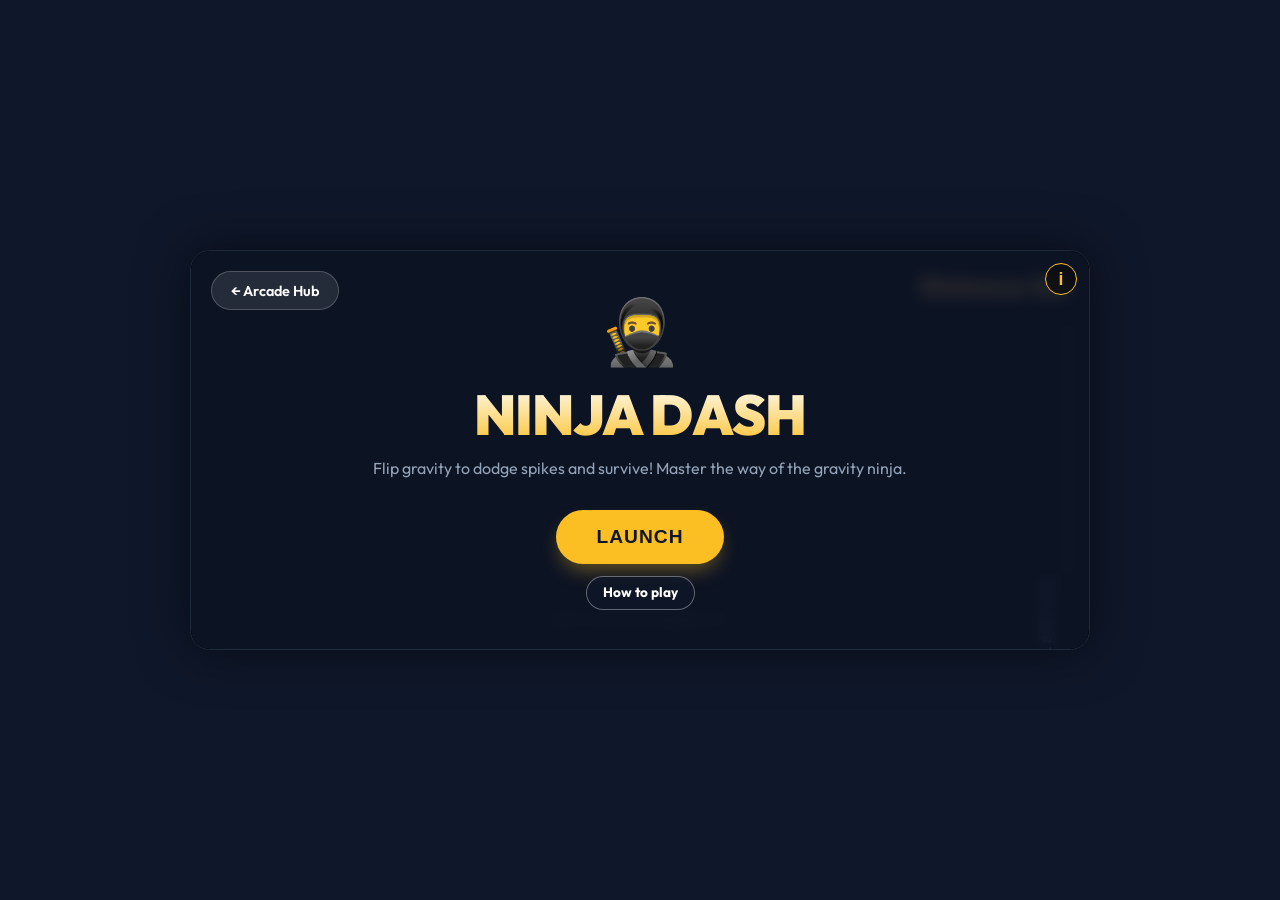
<file: gravity-flip/index.html>
<!DOCTYPE html>
<html lang="en">
<head>
    <meta charset="UTF-8">
    <meta name="viewport" content="width=device-width, initial-scale=1.0, maximum-scale=1.0, user-scalable=no">
    <title>Ninja Dash | Arcade Hub</title>
    <style>
        @import url('https://fonts.googleapis.com/css2?family=Outfit:wght@400;700;900&display=swap');
        
        :root {
            --primary: #fbbf24;
            --accent: #ef4444;
            --bg: #0f172a;
        }

        * { margin: 0; padding: 0; box-sizing: border-box; user-select: none; -webkit-user-select: none; }
        
        body {
            font-family: 'Outfit', sans-serif;
            background-color: var(--bg);
            color: white;
            min-height: 100vh;
            overflow-y: auto;
            padding: 40px 0;
            display: flex;
            flex-direction: column;
            align-items: center;
            justify-content: center;
            touch-action: none;
        }

        #game-container {
            position: relative;
            width: 100%;
            max-width: 900px; /* Widened screen */
            height: 400px;
            background: #000;
            overflow: hidden;
            border: 1px solid #1e293b;
            box-shadow: 0 0 50px rgba(0,0,0,0.5);
            border-radius: 20px;
        }

        canvas {
            display: block;
            width: 100%;
            height: 100%;
        }

        /* UI Overlays */
        .overlay {
            position: absolute;
            inset: 0;
            display: flex;
            flex-direction: column;
            align-items: center;
            justify-content: center;
            background: rgba(15, 23, 42, 0.85);
            backdrop-filter: blur(8px);
            z-index: 100;
            transition: opacity 0.3s ease;
        }

        .hidden { opacity: 0; pointer-events: none; }

        h1 {
            font-size: 3.5rem;
            font-weight: 900;
            margin-bottom: 0.5rem;
            text-transform: uppercase;
            letter-spacing: -1px;
            background: linear-gradient(to bottom, #fff, var(--primary));
            -webkit-background-clip: text;
            background-clip: text;
            -webkit-text-fill-color: transparent;
        }

        .ninja-icon-title {
            font-size: 4rem;
            margin-bottom: 0.5rem;
        }

        .btn {
            padding: 1rem 2.5rem;
            font-size: 1.2rem;
            font-weight: 700;
            color: #0f172a;
            background: var(--primary);
            border: none;
            border-radius: 100px;
            cursor: pointer;
            transition: all 0.2s;
            text-transform: uppercase;
            letter-spacing: 1px;
            box-shadow: 0 10px 20px -5px rgba(251, 191, 36, 0.4);
        }

        .btn:hover {
            transform: translateY(-2px);
            box-shadow: 0 15px 25px -5px rgba(251, 191, 36, 0.5);
        }

        .portal-btn {
            position: absolute;
            top: 20px;
            left: 20px;
            padding: 0.6rem 1.2rem;
            background: rgba(255, 255, 255, 0.1);
            border: 1px solid rgba(255, 255, 255, 0.2);
            border-radius: 100px;
            color: white;
            text-decoration: none;
            font-weight: 600;
            font-size: 0.9rem;
            z-index: 150; /* Ensure it stays above everything */
            backdrop-filter: blur(4px);
            transition: all 0.2s;
        }

        #score-display {
            position: absolute;
            top: 20px;
            right: 20px;
            font-size: 1.5rem;
            font-weight: 900;
            color: var(--primary);
            text-shadow: 0 0 10px rgba(99, 102, 241, 0.5);
            z-index: 100;
        }

        #best-bar-container {
            position: absolute;
            right: 15px;
            top: 70px;
            bottom: 70px;
            width: 12px;
            background: rgba(255, 255, 255, 0.05);
            border: 1px solid rgba(255, 255, 255, 0.1);
            border-radius: 10px;
            overflow: hidden;
            z-index: 90;
        }

        #best-bar-fill {
            position: absolute;
            bottom: 0;
            width: 100%;
            height: 0%;
            background: linear-gradient(to top, var(--primary), var(--accent));
            box-shadow: 0 0 15px var(--primary);
            transition: height 0.3s;
        }

        #best-label {
            position: absolute;
            right: 35px;
            bottom: 70px;
            font-size: 0.8rem;
            color: #94a3b8;
            text-transform: uppercase;
            letter-spacing: 1px;
            font-weight: 700;
            transform: rotate(-90deg);
            transform-origin: right bottom;
            white-space: nowrap;
        }
        /* Instructions */
        .hint {
            position: absolute;
            bottom: 20px;
            width: 100%;
            text-align: center;
            color: rgba(255,255,255,0.4);
            font-size: 0.9rem;
            text-transform: uppercase;
            letter-spacing: 2px;
            pointer-events: none;
        }

        /* Info Button & Overlay */
        #info-btn {
            position: absolute;
            top: 12px;
            right: 12px;
            z-index: 120;
            width: 32px;
            height: 32px;
            border-radius: 50%;
            background: rgba(10, 10, 10, 0.6);
            border: 1.5px solid var(--primary);
            color: var(--primary);
            font-size: 1.1rem;
            font-weight: bold;
            display: flex;
            align-items: center;
            justify-content: center;
            cursor: pointer;
            backdrop-filter: blur(4px);
            transition: all 0.2s;
        }
        #info-btn:hover {
            background: rgba(99, 102, 241, 0.2);
            transform: scale(1.1);
        }
        #info-game-overlay {
            position: fixed;
            inset: 0;
            background: rgba(0, 0, 0, 0.9);
            z-index: 200;
            display: none;
            align-items: center;
            justify-content: center;
            backdrop-filter: blur(10px);
            padding: 20px;
        }
        #info-game-overlay.visible { display: flex; }
        .info-card {
            background: #0f172a;
            border: 1px solid var(--primary);
            border-radius: 20px;
            padding: 2rem;
            max-width: 450px;
            width: 100%;
            position: relative;
            box-shadow: 0 0 50px rgba(99, 102, 241, 0.3);
        }
        .info-close {
            position: absolute;
            top: 15px;
            right: 15px;
            background: none;
            border: none;
            color: #94a3b8;
            font-size: 1.5rem;
            cursor: pointer;
        }
        .info-card h2 { margin-top: 0; color: white; display: flex; align-items: center; gap: 10px; }
        .info-section { color: var(--primary); font-weight: 700; text-transform: uppercase; font-size: 0.75rem; letter-spacing: 1px; margin-top: 1.5rem; display: block; }
        .info-card p { color: #94a3b8; margin: 0.5rem 0; font-size: 0.95rem; line-height: 1.5; }

        /* Pause Overlay */
        #pause-overlay {
            position: fixed;
            inset: 0;
            background: rgba(0, 0, 0, 0.8);
            backdrop-filter: blur(8px);
            z-index: 250;
            display: none;
            flex-direction: column;
            align-items: center;
            justify-content: center;
        }
        #pause-overlay.visible { display: flex; }
        #pause-overlay h2 {
            color: var(--primary);
            font-size: 4rem;
            margin-bottom: 2rem;
            text-shadow: 0 0 30px var(--primary);
            letter-spacing: 8px;
        }
        .pause-btn {
            padding: 1rem 3rem;
            font-size: 1.5rem;
            background: linear-gradient(135deg, var(--primary), var(--accent));
            color: white;
            border: none;
            border-radius: 100px;
            cursor: pointer;
            font-weight: 700;
            box-shadow: 0 0 20px rgba(99, 102, 241, 0.4);
            transition: all 0.3s cubic-bezier(0.175, 0.885, 0.32, 1.275);
        }
        .pause-btn:hover {
            transform: scale(1.1) translateY(-5px);
            box-shadow: 0 0 40px rgba(99, 102, 241, 0.6);
        }
    </style>
    <link rel="stylesheet" href="../shared/arcade-common.css">
</head>
<body>
    <div id="game-container">
        <a href="../" class="portal-btn">← Arcade Hub</a>
        <div id="score-display">Distance: 0m</div>
        <div id="best-bar-container"><div id="best-bar-fill"></div></div>
        <div id="best-label">Personal Best: 0m</div>
        <div class="hint">Tap to Flip Gravity</div>
        <button id="info-btn">i</button>
        <div id="info-game-overlay">
            <div class="info-card">
                <button class="info-close" id="close-info">&times;</button>
                <h2>🥷 Ninja Dash</h2>
                <span class="info-section">Goal</span>
                <p>Run as far as possible. The ninja runs automatically — your only job is to flip gravity to dodge spikes. Get a new personal best distance to set a record shown on the side bar.</p>
                <span class="info-section">Controls</span>
                <p><strong>Flip gravity:</strong> Tap / click anywhere, or press Space. Every flip instantly teleports the ninja to the opposite wall (top or bottom).</p>
                <span class="info-section">How it works</span>
                <p>Spikes are attached to either the top or bottom wall. The ninja's running speed increases over time, making spikes come faster and giving you less reaction time. There's no health — one spike hit and it's over. Your distance is tracked in meters and saved as your personal best.</p>
            </div>
        </div>
        <div id="pause-overlay">
            <h2>PAUSED</h2>
            <button class="pause-btn" id="resume-btn">Resume</button>
        </div>
        <canvas id="game-canvas"></canvas>

        <!-- Menu Overlay -->
        <div id="menu-overlay" class="overlay">
            <div class="ninja-icon-title">🥷</div>
            <h1>Ninja Dash</h1>
            <p style="margin-bottom: 2rem; color: #94a3b8; text-align: center; max-width: 80%;">Flip gravity to dodge spikes and survive! Master the way of the gravity ninja.</p>
            <button id="start-btn" class="btn">Launch</button>
        </div>

        <!-- Game Over Overlay -->
        <div id="game-over-overlay" class="overlay hidden">
            <h1 style="color: var(--accent); background: none; -webkit-text-fill-color: var(--accent);">Failed!</h1>
            <p id="final-score" style="font-size: 1.5rem; margin-bottom: 2rem;">Distance: 0m</p>
            <button id="restart-btn" class="btn">Try Again</button>
        </div>
    </div>

    <script src="content.js"></script>
    <script src="../shared/arcade-common.js"></script>
    <script>
        const canvas = document.getElementById('game-canvas');
        const ctx = canvas.getContext('2d');
        const scoreEl = document.getElementById('score-display');
        const menuOverlay = document.getElementById('menu-overlay');
        const gameOverOverlay = document.getElementById('game-over-overlay');
        const finalScoreEl = document.getElementById('final-score');

        let width, height;
        function resize() {
            width = canvas.width = canvas.offsetWidth;
            height = canvas.height = canvas.offsetHeight;
        }
        window.addEventListener('resize', resize);
        resize();

        // Constants
        const GROUND_H = 40;
        const PLAYER_SIZE = 30;
        const { minGap: MIN_GAP, maxSpeed: MAX_SPEED, gravity: GRAVITY_FORCE, initialSpeed: SPEED_INIT, speedGrowth: SPEED_GROWTH, themes: THEMES } = NinjaDashContent;

        // State
        const state = {
            running: false,
            paused: false,
            score: 0,
            speed: SPEED_INIT,
            player: {
                x: 100, y: 0,
                vy: 0,
                gravity: 1, // 1 = down, -1 = up
                radius: 15,
                rotation: 0,
                animTime: 0
            },
            best: parseInt(localStorage.getItem('ninja_best')) || 0,
            platforms: [],
            obstacles: [],
            particles: [],
            trail: [], // Teleport trail
            theme: THEMES[0],
            lastTime: 0,
            obstacleTimer: 0,
            tutorialStep: -1
        };

        // Utility
        const random = (min, max) => Math.random() * (max - min) + min;

        // --- SFX Engine ---
        class SFXManager {
            constructor() { this.ctx = null; }
            init() { if (!this.ctx) this.ctx = new (window.AudioContext || window.webkitAudioContext)(); }
            play(type) {
                if (!this.ctx) return;
                if (this.ctx.state === 'suspended') this.ctx.resume();
                const now = this.ctx.currentTime;
                const osc = this.ctx.createOscillator();
                const gain = this.ctx.createGain();
                osc.connect(gain); gain.connect(this.ctx.destination);
                
                switch(type) {
                    case 'flip':
                        osc.type = 'sine';
                        osc.frequency.setValueAtTime(400, now);
                        osc.frequency.exponentialRampToValueAtTime(1200, now + 0.1);
                        gain.gain.setValueAtTime(0.1, now);
                        gain.gain.linearRampToValueAtTime(0, now + 0.15);
                        osc.start(); osc.stop(now + 0.15);
                        break;
                    case 'thud':
                        osc.type = 'triangle';
                        osc.frequency.setValueAtTime(150, now);
                        osc.frequency.exponentialRampToValueAtTime(40, now + 0.1);
                        gain.gain.setValueAtTime(0.05, now);
                        gain.gain.linearRampToValueAtTime(0, now + 0.1);
                        osc.start(); osc.stop(now + 0.1);
                        break;
                    case 'crash':
                        this.playNoise(now, 0.4, 0.2);
                        break;
                }
            }
            playNoise(time, duration, volume) {
                const bufferSize = this.ctx.sampleRate * duration;
                const buffer = this.ctx.createBuffer(1, bufferSize, this.ctx.sampleRate);
                const data = buffer.getChannelData(0);
                for (let i = 0; i < bufferSize; i++) data[i] = Math.random() * 2 - 1;
                const noise = this.ctx.createBufferSource();
                noise.buffer = buffer;
                const gain = this.ctx.createGain();
                gain.gain.setValueAtTime(volume, time);
                gain.gain.exponentialRampToValueAtTime(0.01, time + duration);
                noise.connect(gain); noise.connect(this.ctx.destination);
                noise.start(time); noise.stop(time + duration);
            }
        }
        const sfx = new SFXManager();

        // --- Game Logic ---
        function initGame() {
            state.score = 0;
            state.speed = SPEED_INIT;
            state.player.y = height / 2;
            state.player.vy = 0;
            state.player.gravity = 1;
            state.player.rotation = 0;
            state.player.animTime = 0;
            state.platforms = [
                { x: 0, y: height - GROUND_H, w: width * 2, h: GROUND_H, type: 'bottom' },
                { x: 0, y: 0, w: width * 2, h: GROUND_H, type: 'top' }
            ];
            state.obstacles = [];
            state.particles = [];
            state.trail = [];
            state.theme = THEMES[Math.floor(Math.random() * THEMES.length)];
            state.obstacleTimer = state.tutorialStep >= 0 ? Number.POSITIVE_INFINITY : 0;
            updateBestBar(); // Initialize best bar display
        }

        function createObstacle(x) {
            const isTop = Math.random() > 0.5;
            const w = 30;
            const h = 40;
            const y = isTop ? GROUND_H : height - GROUND_H - h;
            return { x, y, w, h, isTop, id: Date.now() };
        }

        function update(dt, rawDt) {
            if (!state.running) return;

            // Player Physics
            state.player.vy += GRAVITY_FORCE * state.player.gravity * dt;
            state.player.y += state.player.vy * dt;
            state.player.animTime += state.speed * 0.1 * dt;

            // Collision with Ground
            const bottomY = height - GROUND_H - state.player.radius;
            const topY = GROUND_H + state.player.radius;

            if (state.player.y > bottomY && state.player.gravity === 1) {
                state.player.y = bottomY;
                state.player.vy = 0;
            } else if (state.player.y < topY && state.player.gravity === -1) {
                state.player.y = topY;
                state.player.vy = 0;
            }

            // Trail update
            state.trail.forEach(t => t.life -= 0.05 * dt);
            state.trail = state.trail.filter(t => t.life > 0);

            // Move Platforms & Obstacles
            state.score += (state.speed / 30) * dt; // Slower meter accumulation
            
            state.platforms.forEach(p => p.x -= state.speed * dt);
            if (state.platforms[0].x < -width) {
                state.platforms.forEach(p => p.x += width);
            }

            state.obstacles.forEach((obs, idx) => {
                obs.x -= state.speed * dt;
                // Collision
                const dx = state.player.x - (obs.x + obs.w/2);
                const dy = state.player.y - (obs.y + obs.h/2);
                const distSq = dx*dx + dy*dy;
                if (distSq < (state.player.radius + 15)**2) {
                    endGame();
                }
                if (obs.x < -100) {
                    if (state.tutorialStep === 1) {
                        state.tutorialStep = -1;
                        state.obstacleTimer = 0;
                        ninjaCoach.complete('Tutorial complete — survive as long as you can!');
                    }
                    state.obstacles.splice(idx, 1);
                }
            });

            // Obstacle Spawning (Fair & Scaling)
            state.obstacleTimer -= rawDt;
            if (state.obstacleTimer <= 0) {
                // Progression
                state.speed = Math.min(MAX_SPEED, SPEED_INIT + (state.score * SPEED_GROWTH));
                
                // Enforce MIN_GAP between obstacles
                const lastObs = state.obstacles[state.obstacles.length - 1];
                if (!lastObs || (width + 100 - lastObs.x) >= MIN_GAP) {
                    state.obstacles.push(createObstacle(width + 100));
                    const spawnRate = 120;
                    state.obstacleTimer = (spawnRate / state.speed) * 16.6; 
                }
            }

            scoreEl.textContent = `Distance: ${Math.floor(state.score)}m`;
            updateBestBar();
            
            // Clean up off-screen
            state.platforms = state.platforms.filter(p => p.x + p.w > -100);
        }

        function updateBestBar() {
            const fill = document.getElementById('best-bar-fill');
            const label = document.getElementById('best-label');
            const best = state.best;
            
            if (best === 0) {
                fill.style.height = '0%';
                label.textContent = 'Personal Best: 0m';
            } else {
                const percent = Math.min(100, (state.score / best) * 100);
                fill.style.height = percent + '%';
                label.textContent = `Personal Best: ${best}m`;
                if (state.score > best) {
                    label.style.color = 'var(--accent)';
                    label.textContent = `NEW BEST: ${Math.floor(state.score)}m!`;
                } else {
                    label.style.color = '#94a3b8';
                }
            }
        }

        function draw() {
            ctx.clearRect(0, 0, width, height);
            const sky = ctx.createLinearGradient(0, 0, 0, height);
            sky.addColorStop(0, state.theme.sky[0]);
            sky.addColorStop(1, state.theme.sky[1]);
            ctx.fillStyle = sky;
            ctx.fillRect(0, 0, width, height);

            // Draw Platforms
            ctx.fillStyle = state.theme.floor;
            state.platforms.forEach(p => {
                ctx.fillRect(p.x, p.y, p.w, p.h);
                // Glowing Edge
                ctx.fillStyle = varColor('--primary');
                ctx.fillRect(p.x, p.type === 'bottom' ? p.y : p.y + p.h - 4, p.w, 4);
                ctx.fillStyle = state.theme.floor;
            });

            // Draw Obstacles (Spikes)
            state.obstacles.forEach(obs => {
                ctx.fillStyle = state.theme.spike;
                ctx.beginPath();
                if (obs.isTop) {
                    ctx.moveTo(obs.x, obs.y);
                    ctx.lineTo(obs.x + obs.w/2, obs.y + obs.h);
                    ctx.lineTo(obs.x + obs.w, obs.y);
                } else {
                    ctx.moveTo(obs.x, obs.y + obs.h);
                    ctx.lineTo(obs.x + obs.w/2, obs.y);
                    ctx.lineTo(obs.x + obs.w, obs.y + obs.h);
                }
                ctx.fill();
            });

            // Draw Trail
            state.trail.forEach(t => {
                ctx.globalAlpha = t.life * 0.3;
                drawNinja(ctx, t.x, t.y, state.player.radius, 0, true, 0, 1);
            });
            ctx.globalAlpha = 1.0;

            // Draw Player (Ninja)
            drawNinja(ctx, state.player.x, state.player.y, state.player.radius, 0, false, state.player.animTime, state.player.gravity);
        }

        function drawNinja(ctx, x, y, radius, rotation, isTrail, animTime, gravity) {
            ctx.save();
            ctx.translate(x, y);
            
            // Flip vertically based on gravity
            ctx.scale(1, gravity);
            
            const primary = varColor('--primary');

            if (isTrail) {
                ctx.fillStyle = '#000';
                ctx.beginPath();
                ctx.arc(0, 0, radius, 0, Math.PI * 2);
                ctx.fill();
                ctx.restore();
                return;
            }

            // Running Legs logic
            const legSwing = Math.sin(animTime) * radius * 0.8;
            ctx.strokeStyle = '#000';
            ctx.lineWidth = 6;
            ctx.lineCap = 'round';

            // Leg 1
            ctx.beginPath();
            ctx.moveTo(0, radius * 0.5);
            ctx.lineTo(legSwing, radius * 1.2);
            ctx.stroke();

            // Leg 2
            ctx.beginPath();
            ctx.moveTo(0, radius * 0.5);
            ctx.lineTo(-legSwing, radius * 1.2);
            ctx.stroke();

            // Body (Tapered Gi)
            ctx.fillStyle = '#000';
            ctx.beginPath();
            ctx.moveTo(-radius, radius * 0.6);
            ctx.lineTo(radius, radius * 0.6);
            ctx.lineTo(radius * 0.8, -radius * 0.2);
            ctx.lineTo(-radius * 0.8, -radius * 0.2);
            ctx.closePath();
            ctx.fill();

            // Head (Hood)
            ctx.beginPath();
            ctx.arc(0, -radius * 0.6, radius * 0.8, 0, Math.PI * 2);
            ctx.fill();

            // Mask Area (Contrast)
            ctx.fillStyle = '#1e293b'; 
            ctx.beginPath();
            ctx.ellipse(0, -radius * 0.6, radius * 0.6, radius * 0.3, 0, 0, Math.PI * 2);
            ctx.fill();

            // Headband Wrapper (Primary)
            ctx.fillStyle = primary;
            ctx.fillRect(-radius * 0.8, -radius * 0.9, radius * 1.6, 6);
            
            // Eyes (Glowing)
            ctx.fillStyle = '#fff';
            ctx.shadowBlur = 15;
            ctx.shadowColor = '#fff';
            ctx.fillRect(2, -radius * 0.7, 5, 3); // Right
            ctx.fillRect(-7, -radius * 0.7, 5, 3); // Left
            ctx.shadowBlur = 0;

            // Headband Tails (Wavy)
            ctx.strokeStyle = primary;
            ctx.lineWidth = 3;
            ctx.lineCap = 'round';
            ctx.beginPath();
            ctx.moveTo(-radius * 0.7, -radius * 0.8);
            ctx.bezierCurveTo(-radius - 15, -radius - 10, -radius - 5, radius * 0.2, -radius - 15, radius * 0.5);
            ctx.stroke();

            // Sword Hilt (diagonal on back)
            ctx.strokeStyle = '#475569';
            ctx.lineWidth = 4;
            ctx.beginPath();
            ctx.moveTo(radius * 0.5, 0);
            ctx.lineTo(radius * 1.2, radius * 0.4);
            ctx.stroke();

            ctx.restore();
        }

        function varColor(v) {
            return getComputedStyle(document.documentElement).getPropertyValue(v).trim();
        }

        // State Management moved lower

        function togglePause() {
            if (!state.running) return;
            state.paused = !state.paused;
            document.getElementById('pause-overlay').classList.toggle('visible', state.paused);
            if (!state.paused) {
                state.lastTime = performance.now();
                requestAnimationFrame(gameLoop);
            }
        }

        function gameLoop(timestamp) {
            if (!state.running || state.paused) return;
            const rawDt = timestamp - state.lastTime;
            state.lastTime = timestamp;
            const dt = Math.min(rawDt / 16.67, 2.0); // normalize to 60fps, cap at 2x
            
            update(dt, rawDt);
            draw();
            requestAnimationFrame(gameLoop);
        }

        // --- Controls ---
        function handleFlip() {
            if (!state.running) return;
            
            // Teleport!
            const oldY = state.player.y;
            state.player.gravity *= -1;
            state.player.y = state.player.gravity === 1 ? (height - GROUND_H - state.player.radius) : (GROUND_H + state.player.radius);
            state.player.vy = 0;

            // Generate "teleport" trail blocks
            const steps = 5;
            for(let i=1; i<steps; i++) {
                state.trail.push({
                    x: state.player.x,
                    y: oldY + (state.player.y - oldY) * (i/steps),
                    life: 1.0 - (i/steps) * 0.5
                });
            }

            sfx.play('flip');
            if (state.tutorialStep === 0) {
                state.tutorialStep = 1;
                ninjaCoach.show('Nice flip. A spike is coming from the ceiling — flip back to the floor to dodge it.');
                state.obstacles.push({ x: width + 100, y: GROUND_H, w: 30, h: 40, isTop: true, id: Date.now() });
            }
            // Tiny screen shake
            document.getElementById('game-container').animate([
                { transform: 'translate(1px, 1px)' },
                { transform: 'translate(-1px, -1px)' },
                { transform: 'translate(0, 0)' }
            ], { duration: 100 });
        }

        canvas.addEventListener('mousedown', (e) => { sfx.init(); handleFlip(); });
        canvas.addEventListener('touchstart', (e) => { sfx.init(); handleFlip(); });
        window.addEventListener('keydown', (e) => { if(e.code === 'Space') { e.preventDefault(); handleFlip(); } });

        // --- State Management ---
        function startGame() {
            state.tutorialStep = ninjaCoach.needed ? 0 : -1;
            state.running = true;
            state.paused = false;
            document.getElementById('pause-overlay').classList.remove('visible');
            menuOverlay.classList.add('hidden');
            gameOverOverlay.classList.add('hidden');
            initGame();
            if (state.tutorialStep === 0) ninjaCoach.show('Tap, click, or press Space to flip from the floor to the ceiling.');
            state.lastTime = performance.now();
            requestAnimationFrame(gameLoop);
        }

        function endGame() {
            state.running = false;
            if (state.score > state.best) {
                state.best = Math.floor(state.score);
                localStorage.setItem('ninja_best', state.best);
            }
            finalScoreEl.textContent = `Distance: ${Math.floor(state.score)}m · Best: ${state.best}m`;
            gameOverOverlay.classList.remove('hidden');
        }

        document.getElementById('start-btn').addEventListener('click', function() { this.blur(); startGame(); });
        document.getElementById('restart-btn').addEventListener('click', function() { this.blur(); startGame(); });

        requestAnimationFrame(gameLoop);
        document.getElementById('info-btn').addEventListener('click', (e) => {
            e.stopPropagation();
            if (state.running && !state.paused) togglePause();
            document.getElementById('info-game-overlay').classList.add('visible');
        });
        document.getElementById('close-info').addEventListener('click', (e) => {
            e.stopPropagation();
            document.getElementById('info-game-overlay').classList.remove('visible');
            if (state.running && state.paused) togglePause();
        });

        window.addEventListener('keydown', (e) => {
            if (e.code === 'Escape') togglePause();
        });
        document.getElementById('resume-btn').addEventListener('click', togglePause);
        const ninjaCoach = ArcadeCommon.createCoach('ninja-dash');
        ArcadeCommon.install({
            id: 'ninja-dash', title: 'Ninja Dash',
            goal: 'Stay alive by switching between the floor and ceiling before a spike reaches you.',
            controls: 'Tap or click the game, or press Space, to flip gravity. Press Escape to pause.',
            startButton: '#start-btn', restart: startGame,
            pause: () => { if (state.running && !state.paused) togglePause(); }
        });
    </script>
</body>
</html>
</file>
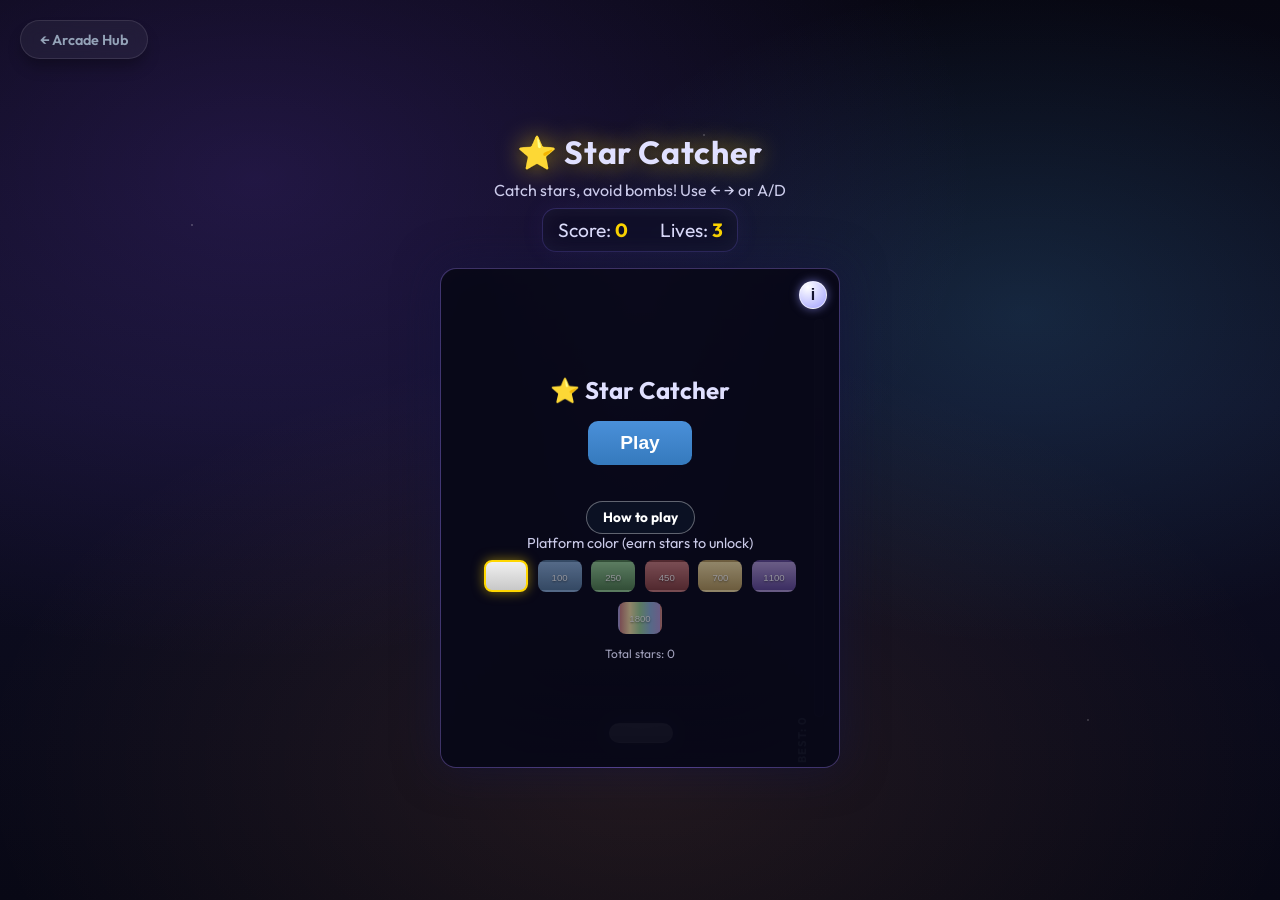
<file: star-catcher/index.html>
<!DOCTYPE html>
<html lang="en">
<head>
  <meta charset="UTF-8">
  <meta name="viewport" content="width=device-width, initial-scale=1.0">
  <title>Star Catcher</title>
  <style>
    @import url('https://fonts.googleapis.com/css2?family=Outfit:wght@300;400;600;800&display=swap');

    * { margin: 0; padding: 0; box-sizing: border-box; user-select: none; -webkit-user-select: none; }
    body {
      min-height: 100vh;
      background:
        radial-gradient(1200px 800px at 20% 20%, rgba(140, 80, 255, 0.18), transparent 60%),
        radial-gradient(900px 600px at 80% 35%, rgba(80, 200, 255, 0.14), transparent 55%),
        radial-gradient(1100px 700px at 50% 85%, rgba(255, 160, 90, 0.10), transparent 60%),
        linear-gradient(180deg, #070712 0%, #0e0e24 45%, #080815 100%);
      display: flex;
      flex-direction: column;
      align-items: center;
      justify-content: center;
      font-family: 'Outfit', sans-serif;
      color: #e0e0ff;
      overflow-y: auto;
      padding: 40px 0;
      opacity: 0;
      animation: fadeIn 0.8s ease forwards;
    }

    @keyframes fadeIn {
        from { opacity: 0; }
        to { opacity: 1; }
    }
    body::before {
      content: "";
      position: fixed;
      inset: 0;
      background:
        radial-gradient(2px 2px at 15% 25%, rgba(255,255,255,0.85), transparent 60%),
        radial-gradient(1px 1px at 35% 65%, rgba(255,255,255,0.65), transparent 60%),
        radial-gradient(2px 2px at 55% 15%, rgba(255,255,255,0.75), transparent 60%),
        radial-gradient(1px 1px at 75% 45%, rgba(255,255,255,0.55), transparent 60%),
        radial-gradient(2px 2px at 85% 80%, rgba(255,255,255,0.70), transparent 60%);
      opacity: 0.55;
      filter: blur(0.2px);
      animation: skyDrift 10s ease-in-out infinite alternate;
      pointer-events: none;
    }
    @keyframes skyDrift {
      0% { transform: translate3d(-6px, -4px, 0); opacity: 0.45; }
      100% { transform: translate3d(6px, 5px, 0); opacity: 0.65; }
    }
    h1 {
      font-size: 2rem;
      margin-bottom: 0.5rem;
      text-shadow: 0 0 24px rgba(255, 215, 0, 0.6), 0 2px 4px rgba(0,0,0,0.3);
      letter-spacing: 0.02em;
    }
    .score-board {
      display: flex;
      gap: 2rem;
      margin-bottom: 1rem;
      font-size: 1.2rem;
      padding: 0.55rem 0.9rem;
      border-radius: 14px;
      background: rgba(10, 10, 30, 0.45);
      border: 1px solid rgba(140, 120, 255, 0.25);
      backdrop-filter: blur(8px);
      box-shadow: 0 0 24px rgba(120, 90, 255, 0.08), inset 0 0 22px rgba(255,255,255,0.05);
      align-items: center;
    }
    .score-board span { color: #ffd700; font-weight: bold; }
    #active-powerups {
      position: absolute;
      top: 10px;
      left: 10px;
      right: 10px;
      display: flex;
      flex-direction: column;
      gap: 4px;
      z-index: 5;
      pointer-events: none;
    }
    .powerup-status {
      background: rgba(10, 10, 30, 0.7);
      border: 1px solid;
      border-radius: 8px;
      padding: 4px 8px;
      font-size: 0.85rem;
      font-weight: bold;
      display: flex;
      align-items: center;
      gap: 6px;
      backdrop-filter: blur(4px);
    }
    /* Pause Overlay */
    #pause-overlay {
      position: absolute;
      inset: 0;
      background: rgba(0, 0, 0, 0.7);
      backdrop-filter: blur(5px);
      z-index: 150;
      display: none;
      flex-direction: column;
      align-items: center;
      justify-content: center;
    }
    #pause-overlay.visible { display: flex; }
    #pause-overlay h2 {
      color: #ffd700;
      font-size: 3rem;
      margin-bottom: 2rem;
      text-shadow: 0 0 20px rgba(255, 215, 0, 0.4);
      letter-spacing: 4px;
    }
    .pause-btn {
      padding: 12px 35px;
      font-size: 1.4rem;
      background: linear-gradient(180deg, #5c5cff, #3b3bbb);
      color: white;
      border: none;
      border-radius: 12px;
      cursor: pointer;
      font-weight: bold;
      box-shadow: 0 5px 15px rgba(0,0,0,0.3);
      transition: transform 0.2s;
    }
    .pause-btn:hover { transform: scale(1.05); }
    #game {
      width: 400px;
      height: 500px;
      background: radial-gradient(ellipse at 50% 0%, rgba(110, 80, 190, 0.35) 0%, transparent 55%),
                  linear-gradient(180deg, rgba(10, 10, 30, 0.95) 0%, rgba(18, 18, 45, 0.95) 55%, rgba(8, 8, 18, 0.98) 100%);
      border: 1px solid rgba(160, 130, 255, 0.35);
      border-radius: 16px;
      position: relative;
      overflow: hidden;
      box-shadow:
        inset 0 0 120px rgba(120, 90, 220, 0.10),
        inset 0 0 40px rgba(255,255,255,0.03),
        0 0 44px rgba(20, 20, 60, 0.65);
    }
    
    #best-bar-container {
      position: absolute;
      right: 15px;
      top: 50px;
      bottom: 50px;
      width: 10px;
      background: rgba(255, 255, 255, 0.05);
      border: 1px solid rgba(255, 255, 255, 0.1);
      border-radius: 10px;
      overflow: hidden;
      z-index: 15;
    }
    #best-bar-fill {
      position: absolute;
      bottom: 0;
      width: 100%;
      height: 0%;
      background: linear-gradient(to top, #ffd700, #ff8c00);
      box-shadow: 0 0 10px #ffd700;
      transition: height 0.3s;
    }
    #best-label {
      position: absolute;
      right: 30px;
      bottom: 50px;
      font-size: 0.7rem;
      color: #94aaa8;
      text-transform: uppercase;
      letter-spacing: 1px;
      font-weight: 700;
      transform: rotate(-90deg);
      transform-origin: right bottom;
      white-space: nowrap;
      z-index: 15;
    }
    #game-overlay {
      position: absolute;
      inset: 0;
      pointer-events: none;
      z-index: 20;
    }
    #game::before {
      content: "";
      position: absolute;
      inset: -40px;
      background:
        radial-gradient(2px 2px at 12% 18%, rgba(255,255,255,0.70), transparent 55%),
        radial-gradient(1px 1px at 22% 62%, rgba(255,255,255,0.55), transparent 55%),
        radial-gradient(2px 2px at 38% 40%, rgba(255,255,255,0.60), transparent 55%),
        radial-gradient(1px 1px at 52% 22%, rgba(255,255,255,0.45), transparent 55%),
        radial-gradient(2px 2px at 66% 55%, rgba(255,255,255,0.62), transparent 55%),
        radial-gradient(1px 1px at 78% 28%, rgba(255,255,255,0.48), transparent 55%),
        radial-gradient(2px 2px at 86% 72%, rgba(255,255,255,0.58), transparent 55%),
        radial-gradient(900px 420px at 60% 10%, rgba(160, 90, 255, 0.10), transparent 60%),
        radial-gradient(780px 360px at 30% 85%, rgba(80, 210, 255, 0.08), transparent 60%);
      opacity: 0.65;
      animation: fieldDrift 12s ease-in-out infinite alternate;
      pointer-events: none;
      display: none; /* Replaced by dynamic layers */
    }
    #game-bg-container {
      position: absolute;
      inset: 0;
      pointer-events: none;
    }
    #game::after {
      content: "";
      position: absolute;
      inset: 0;
      background: linear-gradient(180deg, rgba(255,255,255,0.05), transparent 35%, rgba(0,0,0,0.15));
      pointer-events: none;
    }
    @keyframes fieldDrift {
      0% { transform: translate3d(-8px, -6px, 0); }
      100% { transform: translate3d(8px, 7px, 0); }
    }
    /* New Parallax Layers */
    .bg-layer {
      position: absolute;
      inset: -50px;
      pointer-events: none;
    }
    .parallax-star {
      position: absolute;
      background: #fff;
      border-radius: 50%;
      opacity: var(--op);
    }
    .shooting-star {
      position: absolute;
      width: 150px;
      height: 2px;
      background: linear-gradient(to left, rgba(255,255,255,0.8), transparent);
      border-radius: 50%;
      transform: rotate(-35deg);
      pointer-events: none;
      z-index: 1;
    }
    #vfx-layer {
      position: absolute;
      inset: 0;
      pointer-events: none;
      z-index: 10;
    }
    /* Enhanced Trail Effect */
    .trail {
      position: absolute;
      width: 4px; height: 15px;
      background: linear-gradient(to top, rgba(255,255,255,0.4), transparent);
      border-radius: 2px;
      pointer-events: none;
    }
    #game.shake {
      animation: shake 180ms ease-in-out;
    }
    @keyframes shake {
      0% { transform: translateX(0); }
      25% { transform: translateX(-3px); }
      50% { transform: translateX(3px); }
      75% { transform: translateX(-2px); }
      100% { transform: translateX(0); }
    }
    #player {
      position: absolute;
      width: 64px;
      height: 20px;
      border-radius: 10px;
      bottom: 24px;
      left: 168px;
      box-shadow: 0 0 16px rgba(255,255,255,0.25), 0 2px 8px rgba(0,0,0,0.3);
      border: 1px solid rgba(255,255,255,0.35);
      transition: left 0.04s ease-out;
    }
    #player::before {
      content: "";
      position: absolute;
      inset: 1px 2px auto 2px;
      height: 45%;
      border-radius: 999px;
      background: linear-gradient(90deg, transparent, rgba(255,255,255,0.35), transparent);
      opacity: 0.75;
      filter: blur(0.3px);
      /* Default when idle */
      animation: paddleShineIdle 2s ease-in-out infinite;
      pointer-events: none;
      transition: all 0.2s;
    }
    #player.moving-left::before {
      /* Trail points right, showing movement to the left */
      background: linear-gradient(90deg, transparent, transparent, rgba(255,255,255,0.45), rgba(255,255,255,0.85));
      animation: paddleShineLeft 0.5s linear infinite;
    }
    #player.moving-right::before {
      /* Trail points left, showing movement to the right */
      background: linear-gradient(90deg, rgba(255,255,255,0.85), rgba(255,255,255,0.45), transparent, transparent);
      animation: paddleShineRight 0.5s linear infinite;
    }
    @keyframes paddleShineIdle {
      0% { transform: translateX(-50%); opacity: 0.25; }
      50% { opacity: 0.85; }
      100% { transform: translateX(50%); opacity: 0.25; }
    }
    @keyframes paddleShineLeft {
      0% { transform: translateX(-30%); opacity: 0.4; }
      100% { transform: translateX(50%); opacity: 0.9; }
    }
    @keyframes paddleShineRight {
      0% { transform: translateX(30%); opacity: 0.4; }
      100% { transform: translateX(-50%); opacity: 0.9; }
    }
    /* Platform colors (unlockable) */
    #player.player-white { background: linear-gradient(180deg, #f0f0f0 0%, #e0e0e0 50%, #c8c8c8 100%); }
    #player.player-blue { background: linear-gradient(180deg, #6ab0ff 0%, #4a90d9 50%, #357abd 100%); }
    #player.player-green { background: linear-gradient(180deg, #6dd96a 0%, #4ab847 50%, #2d8b2a 100%); }
    #player.player-red { background: linear-gradient(180deg, #ff6b6b 0%, #e04848 50%, #b83030 100%); }
    #player.player-gold { background: linear-gradient(180deg, #ffd966 0%, #e6b84d 50%, #c9941a 100%); box-shadow: 0 0 20px rgba(255, 215, 0, 0.5), 0 2px 8px rgba(0,0,0,0.3); }
    #player.player-purple { background: linear-gradient(180deg, #b88cff 0%, #9060e8 50%, #6b3dd4 100%); box-shadow: 0 0 18px rgba(150, 100, 255, 0.45), 0 2px 8px rgba(0,0,0,0.3); }
    #player.player-rainbow {
      background: linear-gradient(90deg, #ff6b6b, #ffb86b, #ffd966, #6dd96a, #6ab0ff, #b88cff, #ff6b9d, #ff6b6b);
      background-size: 400% 100%;
      animation: rainbow-slide 2.5s linear infinite;
      box-shadow: 0 0 22px rgba(255, 150, 255, 0.5), 0 2px 8px rgba(0,0,0,0.3);
    }
    @keyframes rainbow-slide { 0% { background-position: 0% 50%; } 100% { background-position: 400% 50%; } }
    /* 5-pointed star shape */
    .star {
      position: absolute;
      width: 34px;
      height: 34px;
      background: linear-gradient(135deg, #fffacd 0%, #ffd700 40%, #ffec8b 100%);
      clip-path: polygon(
        50% 0%, 61% 35%, 98% 35%, 68% 57%, 79% 91%,
        50% 70%, 21% 91%, 32% 57%, 2% 35%, 39% 35%
      );
      filter: drop-shadow(0 0 6px #ffd700) drop-shadow(0 0 12px rgba(255, 215, 0, 0.6));
      animation: twinkle 0.55s ease-in-out infinite alternate, spinStar 2.6s linear infinite;
      will-change: transform, opacity;
    }
    .star.star-silver { background: linear-gradient(135deg, #ffffff 0%, #b8d5ea 45%, #e6f5ff 100%); filter: drop-shadow(0 0 7px #b8e8ff) drop-shadow(0 0 13px rgba(184,232,255,.65)); }
    .star.star-gold { transform: scale(1.18); background: linear-gradient(135deg, #fff7bd 0%, #ffb300 45%, #fff0a6 100%); filter: drop-shadow(0 0 8px #ffb300) drop-shadow(0 0 18px rgba(255,179,0,.8)); }
    /* Powerups: neon symbols, no solid background */
    .powerup {
      position: absolute;
      width: 34px;
      height: 34px;
      border-radius: 8px; /* Rounded corners instead of 50% */
      display: grid;
      place-items: center;
      font-weight: 900;
      font-size: 24px; /* Scaled up to fit better */
      line-height: 1;
      letter-spacing: 0;
      color: #ffffff;
      text-shadow:
        0 0 3px rgba(0,0,0,0.8),
        0 0 6px rgba(255,255,255,0.6),
        0 0 14px rgba(255,255,255,0.6);
      animation: powerfloat 0.7s ease-in-out infinite alternate;
      pointer-events: none;
      box-shadow: 0 2px 6px rgba(0,0,0,0.4), inset 0 0 8px rgba(255,255,255,0.2);
      border: 1px solid rgba(255,255,255,0.3);
    }
    .powerup.p-life   { color: #ff5fa5; text-shadow: 0 0 3px #ff5fa5, 0 0 9px #ff9ad0, 0 0 18px #ff5fa5; }
    .powerup.p-rush   { color: #7ad4ff; text-shadow: 0 0 3px #7ad4ff, 0 0 9px #b6ecff, 0 0 18px #7ad4ff; }
    .powerup.p-calm   { color: #7dffb5; text-shadow: 0 0 3px #7dffb5, 0 0 9px #b5ffe0, 0 0 18px #7dffb5; }
    .powerup.p-shield { color: #d3baff; text-shadow: 0 0 3px #d3baff, 0 0 9px #f0e6ff, 0 0 18px #d3baff; }
    .powerup.p-wide   { color: #ffd77a; text-shadow: 0 0 3px #ffd77a, 0 0 9px #ffe8b0, 0 0 18px #ffd77a; }
    @keyframes powerfloat { to { transform: translateY(2px) scale(1.03); opacity: 0.95; } }
    /* Bomb: black body + white fuse */
    .bomb {
      position: absolute;
      width: 34px;
      height: 34px;
      display: flex;
      flex-direction: column;
      align-items: center;
    }
    .bomb-fuse {
      width: 4px;
      height: 8px;
      background: linear-gradient(180deg, #fffaf0 0%, #e8e0d0 60%, #3a3a3a 100%);
      border-radius: 1px;
      flex-shrink: 0;
      box-shadow: 0 0 4px rgba(255,230,180,0.7);
      position: relative;
    }
    .bomb-fuse::after {
      content: "";
      position: absolute;
      top: -6px;
      left: 50%;
      width: 6px;
      height: 6px;
      margin-left: -3px;
      border-radius: 50%;
      background: radial-gradient(circle, rgba(255,240,200,0.95), rgba(255,180,80,0.7) 40%, transparent 65%);
      filter: drop-shadow(0 0 8px rgba(255,200,120,0.8));
      animation: spark 0.45s ease-in-out infinite alternate;
      opacity: 0.9;
    }
    .bomb-body {
      width: 24px;
      height: 18px;
      background: radial-gradient(ellipse 70% 60% at 50% 45%, #1a1a1a, #050505 90%);
      border-radius: 50% 50% 48% 48%;
      box-shadow: inset 1px 1px 2px rgba(255,255,255,0.06), 0 2px 4px rgba(0,0,0,0.6);
      margin-top: -2px;
    }
    @keyframes twinkle { to { opacity: 0.95; transform: scale(1.10); } }
    @keyframes spinStar { from { transform: rotate(0deg); } to { transform: rotate(360deg); } }
    @keyframes spark { to { transform: translateY(-1px) scale(1.15); opacity: 0.7; } }
    /* Explosion on hit */
    .explosion {
      position: absolute;
      width: 50px;
      height: 50px;
      left: 50%;
      top: 50%;
      margin-left: -25px;
      margin-top: -25px;
      border-radius: 50%;
      background: radial-gradient(circle, rgba(255,220,140,0.95) 0%, rgba(255,140,40,0.75) 28%, rgba(220,70,0,0.30) 55%, transparent 70%);
      pointer-events: none;
      animation: explode 0.45s ease-out forwards;
      filter: drop-shadow(0 0 10px rgba(255,120,40,0.55));
    }
    .explosion::before {
      content: "";
      position: absolute;
      inset: -4px;
      border-radius: 50%;
      border: 2px solid rgba(255, 210, 160, 0.55);
      opacity: 0.8;
      animation: ring 0.45s ease-out forwards;
    }
    .explosion::after {
      content: "";
      position: absolute;
      inset: 0;
      border-radius: 50%;
      background:
        radial-gradient(2px 2px at 20% 30%, rgba(255,240,200,0.95), transparent 60%),
        radial-gradient(2px 2px at 75% 25%, rgba(255,220,160,0.95), transparent 60%),
        radial-gradient(2px 2px at 65% 75%, rgba(255,200,120,0.95), transparent 60%),
        radial-gradient(2px 2px at 30% 70%, rgba(255,230,180,0.95), transparent 60%);
      opacity: 0.9;
      animation: sparks 0.45s ease-out forwards;
    }
    @keyframes explode {
      0% { transform: scale(0); opacity: 1; }
      50% { transform: scale(1.2); opacity: 0.9; }
      100% { transform: scale(1.5); opacity: 0; }
    }
    @keyframes ring {
      0% { transform: scale(0.5); opacity: 0.8; }
      100% { transform: scale(1.6); opacity: 0; }
    }
    @keyframes sparks {
      0% { transform: scale(0.7); opacity: 0.95; }
      100% { transform: scale(1.5); opacity: 0; }
    }

    /* Catch sparkle */
    .sparkle {
      position: absolute;
      width: 14px;
      height: 14px;
      border-radius: 50%;
      background: radial-gradient(circle, rgba(255,255,255,0.95), rgba(255,215,120,0.65) 35%, transparent 70%);
      pointer-events: none;
      filter: drop-shadow(0 0 10px rgba(255, 220, 140, 0.7));
      animation: sparklePop 0.35s ease-out forwards;
    }
    @keyframes sparklePop {
      0% { transform: scale(0.2); opacity: 0.9; }
      60% { transform: scale(1.2); opacity: 0.85; }
      100% { transform: scale(1.8); opacity: 0; }
    }
    .message {
      position: absolute;
      top: 50%;
      left: 50%;
      transform: translate(-50%, -50%);
      text-align: center;
      font-size: 1.5rem;
      padding: 1.5rem;
      background: rgba(0, 0, 30, 0.9);
      border-radius: 12px;
      border: 2px solid #3a3a6a;
      z-index: 10;
    }
    .message button {
      margin-top: 1rem;
      padding: 0.6rem 1.5rem;
      font-size: 1rem;
      background: linear-gradient(180deg, #4a90d9, #357abd);
      color: white;
      border: none;
      border-radius: 8px;
      cursor: pointer;
      font-weight: bold;
    }
    .message button:hover { background: linear-gradient(180deg, #5aa0e9, #4580cd); }
    .message-buttons { display: flex; gap: 0.5rem; margin-top: 1rem; flex-wrap: wrap; justify-content: center; }
    .hidden { display: none !important; }

    /* Main menu */
    #main-menu {
      position: absolute;
      top: 0; left: 0; right: 0; bottom: 0;
      background: rgba(8, 8, 24, 0.95);
      display: flex;
      flex-direction: column;
      align-items: center;
      justify-content: center;
      padding: 1.5rem;
      z-index: 20;
      border-radius: 16px;
    }
    .info-btn {
      position: absolute;
      top: 10px;
      right: 12px;
      width: 26px;
      height: 26px;
      border-radius: 999px;
      border: 1px solid rgba(255,255,255,0.6);
      background: radial-gradient(circle at 30% 20%, #ffffff, #a0a0ff);
      color: #151530;
      font-weight: 900;
      font-size: 15px;
      cursor: pointer;
      box-shadow: 0 0 10px rgba(150, 150, 255, 0.6);
      display: flex;
      align-items: center;
      justify-content: center;
    }
    .info-btn:hover {
      box-shadow: 0 0 14px rgba(190, 190, 255, 0.85);
      transform: translateY(-1px);
    }
    #game #info-btn {
      position: absolute;
      top: 12px;
      right: 12px;
      z-index: 100;
      width: 28px;
      height: 28px;
      padding: 0;
      display: flex;
      align-items: center;
      justify-content: center;
      font-size: 16px;
    }
    #main-menu h2 { font-size: 1.5rem; margin-bottom: 1rem; color: #e0e0ff; }
    #main-menu .menu-play {
      padding: 0.7rem 2rem;
      font-size: 1.2rem;
      background: linear-gradient(180deg, #4a90d9, #357abd);
      color: white;
      border: none;
      border-radius: 10px;
      cursor: pointer;
      font-weight: bold;
      margin-bottom: 1.5rem;
    }
    #main-menu .menu-play:hover { background: linear-gradient(180deg, #5aa0e9, #4580cd); }
    .color-grid {
      display: flex;
      flex-wrap: wrap;
      gap: 0.6rem;
      justify-content: center;
      max-width: 320px;
    }
    .color-option {
      width: 44px;
      height: 32px;
      border-radius: 8px;
      border: 2px solid transparent;
      cursor: pointer;
      display: flex;
      align-items: center;
      justify-content: center;
      font-size: 0.7rem;
      color: rgba(255,255,255,0.9);
      text-shadow: 0 1px 2px rgba(0,0,0,0.5);
      transition: transform 0.15s, border-color 0.15s;
    }
    .color-option:hover:not(.locked) { transform: scale(1.05); border-color: rgba(255,255,255,0.5); }
    .color-option.selected { border-color: #ffd700; box-shadow: 0 0 12px rgba(255,215,0,0.5); }
    .color-option.locked { cursor: not-allowed; opacity: 0.6; filter: grayscale(0.5); }
    .color-option .price { font-size: 0.6rem; margin-top: 2px; }
    .color-option.player-white { background: linear-gradient(180deg, #f0f0f0 0%, #c8c8c8 100%); }
    .color-option.player-blue { background: linear-gradient(180deg, #6ab0ff 0%, #357abd 100%); }
    .color-option.player-green { background: linear-gradient(180deg, #6dd96a 0%, #2d8b2a 100%); }
    .color-option.player-red { background: linear-gradient(180deg, #ff6b6b 0%, #b83030 100%); }
    .color-option.player-gold { background: linear-gradient(180deg, #ffd966 0%, #c9941a 100%); }
    .color-option.player-purple { background: linear-gradient(180deg, #b88cff 0%, #6b3dd4 100%); }
    .color-option.player-rainbow { background: linear-gradient(90deg, #ff6b6b, #ffd966, #6dd96a, #6ab0ff, #b88cff); }
    #main-menu-btn { margin-top: 0.5rem; padding: 0.5rem 1rem; font-size: 0.9rem; background: rgba(80, 80, 120, 0.8); color: #e0e0ff; border: 1px solid #4a4a7a; border-radius: 8px; cursor: pointer; }
    #main-menu-btn:hover { background: rgba(100, 100, 150, 0.9); }
    #info-overlay {
      position: fixed;
      inset: 0;
      background: radial-gradient(circle at 20% 0%, rgba(120, 100, 255, 0.26), transparent 55%),
                  radial-gradient(circle at 80% 100%, rgba(80, 210, 255, 0.20), transparent 55%),
                  rgba(3, 3, 12, 0.96);
      display: flex;
      align-items: center;
      justify-content: center;
      z-index: 50;
      color: #f5f5ff;
      backdrop-filter: blur(12px);
    }
    .info-overlay-inner {
      width: min(520px, 90vw);
      max-height: 80vh;
      background: rgba(10, 10, 35, 0.95);
      border-radius: 16px;
      border: 1px solid rgba(150, 130, 255, 0.5);
      box-shadow: 0 0 40px rgba(40, 40, 90, 0.9);
      padding: 1.3rem 1.5rem 1.2rem;
      display: flex;
      flex-direction: column;
      gap: 0.6rem;
    }
    .info-header {
      display: flex;
      align-items: center;
      justify-content: space-between;
      margin-bottom: 0.4rem;
    }
    .info-header h2 {
      font-size: 1.3rem;
      margin: 0;
      text-shadow: 0 0 12px rgba(255, 215, 120, 0.6);
    }
    .info-close-btn {
      width: 28px;
      height: 28px;
      border-radius: 999px;
      border: 1px solid rgba(255,255,255,0.7);
      background: rgba(20,20,40,0.9);
      color: #f5f5ff;
      cursor: pointer;
      font-size: 18px;
      font-weight: 700;
      display: flex;
      align-items: center;
      justify-content: center;
    }
    .info-close-btn:hover {
      background: rgba(60,60,100,0.95);
      box-shadow: 0 0 12px rgba(180, 160, 255, 0.7);
    }
    .info-content {
      overflow-y: auto;
      padding-right: 0.3rem;
      font-size: 0.95rem;
    }
    .info-content section + section {
      margin-top: 0.7rem;
    }
    .info-content h3 {
      margin: 0 0 0.35rem;
      font-size: 1.05rem;
      color: #fdfdff;
    }
    .info-content ul {
      list-style: none;
      padding-left: 0;
      margin: 0;
      line-height: 1.45;
    }
    .info-content li {
      margin-bottom: 0.25rem;
    }
    .info-icon {
      display: inline-flex;
      align-items: center;
      justify-content: center;
      text-shadow: 0 0 6px rgba(255,255,255,0.7);
    }

    /* Mobile Controls */
    #mobile-slider-container {
      position: absolute;
      bottom: 20px;
      left: 50%;
      transform: translateX(-50%);
      width: 85%;
      height: 44px;
      background: rgba(10, 10, 30, 0.75);
      border-radius: 22px;
      display: flex;
      align-items: center;
      padding: 0 15px;
      border: 1px solid rgba(255, 215, 0, 0.4);
      box-shadow: 0 0 20px rgba(255, 215, 0, 0.15);
      z-index: 25;
      display: none; /* Shown via JS */
      pointer-events: auto;
      backdrop-filter: blur(4px);
    }
    #mobile-slider {
      -webkit-appearance: none;
      appearance: none;
      width: 100%;
      height: 10px;
      background: rgba(255, 255, 255, 0.15);
      border-radius: 5px;
      outline: none;
    }
    #mobile-slider::-webkit-slider-thumb {
      -webkit-appearance: none;
      appearance: none;
      width: 34px;
      height: 34px;
      background: linear-gradient(135deg, #ffd700, #ff8c00);
      border: 2px solid #fff;
      border-radius: 50%;
      cursor: pointer;
      box-shadow: 0 0 15px rgba(255, 215, 0, 0.6);
    }

    .back-btn {
      position: fixed;
      top: 20px;
      left: 20px;
      z-index: 100;
      padding: 0.6rem 1.2rem;
      background: rgba(255, 255, 255, 0.05);
      backdrop-filter: blur(8px);
      border: 1px solid rgba(255, 255, 255, 0.1);
      border-radius: 100px;
      color: #94a3b8;
      text-decoration: none;
      font-weight: 600;
      font-size: 0.9rem;
      display: flex;
      align-items: center;
      gap: 0.5rem;
      transition: all 0.3s ease;
      box-shadow: 0 10px 15px -3px rgba(0, 0, 0, 0.3);
    }
    .back-btn:hover { 
      color: white; 
      background: rgba(255, 255, 255, 0.1);
      transform: translateY(-2px);
      border-color: rgba(255, 255, 255, 0.2);
    }
    </style>
    <link rel="stylesheet" href="../shared/arcade-common.css">
</head>
<body>
  <a href="../" class="back-btn">← Arcade Hub</a>
  <h1>⭐ Star Catcher</h1>
  <p style="margin-bottom: 0.5rem; opacity: 0.9;">Catch stars, avoid bombs! Use ← → or A/D</p>
  <div class="score-board">
    <div>Score: <span id="score">0</span></div>
    <div>Lives: <span id="lives">3</span></div>
  </div>
  <div id="game">
    <div id="game-bg-container">
      <div id="bg-stars-far" class="bg-layer"></div>
      <div id="bg-stars-mid" class="bg-layer"></div>
      <div id="shooting-stars-layer" class="bg-layer"></div>
    </div>
    <div id="vfx-layer"></div>
    <div id="game-overlay"></div>
    <div id="active-powerups"></div>
    <div id="best-bar-container"><div id="best-bar-fill"></div></div>
    <div id="best-label">Best: 0</div>
    <div id="pause-overlay">
      <h2>PAUSED</h2>
      <button class="pause-btn" id="resume-btn">Resume</button>
    </div>
    <div id="mobile-slider-container">
      <input type="range" id="mobile-slider" min="0" max="100" value="50">
    </div>
    <div id="player" class="player-white"></div>
    <button id="info-btn" class="info-btn" title="Powerups & how to play">i</button>
    <div id="main-menu">
      <h2>⭐ Star Catcher</h2>
      <button class="menu-play" id="menu-play-btn">Play</button>
      <p style="font-size: 0.9rem; margin-bottom: 0.5rem; opacity: 0.9;">Platform color (earn stars to unlock)</p>
      <div class="color-grid" id="color-grid"></div>
      <p style="font-size: 0.75rem; margin-top: 0.75rem; opacity: 0.7;">Total stars: <span id="total-stars">0</span></p>
    </div>
    <div id="end-msg" class="message hidden">
      <p id="end-text">Game Over</p>
      <div class="message-buttons">
        <button id="restart-btn">Play Again</button>
        <button id="main-menu-btn">Main Menu</button>
      </div>
    </div>
  </div>

  <div id="info-overlay" class="hidden">
    <div class="info-overlay-inner">
      <div class="info-header">
        <h2>Guide</h2>
        <button id="info-close-btn" class="info-close-btn">×</button>
      </div>
      <div class="info-content">
        <section>
          <h3>Powerups</h3>
          <ul>
            <li><span class="info-icon">❤</span><strong>Life</strong> — gain an extra life.</li>
            <li><span class="info-icon">✨</span><strong>Star Rush</strong> — more stars spawn for a while.</li>
            <li><span class="info-icon">🧯</span><strong>Calm</strong> — fewer bombs spawn for a while.</li>
            <li><span class="info-icon">🛡</span><strong>Shield</strong> — deflect up to 3 bombs.</li>
            <li><span class="info-icon">↔</span><strong>Wide</strong> — paddle is wider for a while.</li>
          </ul>
        </section>
        <section>
          <h3 style="color: #ffd700; margin-top: 15px; font-size: 14px; text-transform: uppercase;">How to play</h3>
          <ul>
            <li>Use <strong>← →</strong> or <strong>A / D</strong> to move.</li>
            <li>Catch <strong>stars</strong>, avoid <strong>bombs</strong>.</li>
            <li>Powerups drop roughly every <strong>25 stars that fall</strong>.</li>
            <li>Stars you earn add to <strong>Total stars</strong> so you can unlock new paddle colors.</li>
          </ul>
        </section>
        <section>
          <h3 style="color: #ffd700; margin-top: 15px; font-size: 14px; text-transform: uppercase;">How it works</h3>
          <p style="font-size: 13px; line-height: 1.4; opacity: 0.9;">Stars and bombs fall from the top of the screen, speeding up over time. Every 25 stars that fall, a powerup drops. catching stars also builds your total star count, which unlocks new paddle colors in the main menu.</p>
        </section>
      </div>
    </div>
  </div>

  <script src="content.js"></script>
  <script src="../shared/arcade-common.js"></script>
  <script>
    const gameEl = document.getElementById('game');
    const playerEl = document.getElementById('player');
    const scoreEl = document.getElementById('score');
    const livesEl = document.getElementById('lives');
    const mainMenu = document.getElementById('main-menu');
    const endMsg = document.getElementById('end-msg');
    const endText = document.getElementById('end-text');
    const restartBtn = document.getElementById('restart-btn');
    const menuPlayBtn = document.getElementById('menu-play-btn');
    const mainMenuBtn = document.getElementById('main-menu-btn');
    const colorGrid = document.getElementById('color-grid');
    const totalStarsEl = document.getElementById('total-stars');
    const infoBtn = document.getElementById('info-btn');
    const infoOverlay = document.getElementById('info-overlay');
    const infoCloseBtn = document.getElementById('info-close-btn');

    const GAME_W = 400;
    const GAME_H = 500;
    const PLAYER_W = 64;
    const PLAYER_H = 20;
    const ITEM_SIZE = 34;
    const PLAYER_SPEED = StarCatcherContent.playerSpeed;
    const STAR_POINTS = StarCatcherContent.starPoints;
    const SPAWN_INTERVAL_MIN = 260;
    const SPAWN_INTERVAL_INIT = 1200;

    // --- State ---
    let playerX = (GAME_W - PLAYER_W) / 2;
    let score = 0;
    let lives = StarCatcherContent.startingLives;
    let gameRunning = false;
    let isPaused = false;
    let falling = [];
    let spawnTimeoutId = null;
    let starsFallen = 0;
    let nextPowerupAt = 25 + (Math.floor(Math.random() * 9) - 4);
    let effects = { rushUntil: 0, calmUntil: 0, shieldHitsLeft: 0, wideUntil: 0 };
    let currentPlayerW = PLAYER_W;
    let lastTime = 0;
    let gameTime = 0;
    let tutorialStep = -1;
    let keys = {};
    let best = parseInt(localStorage.getItem('star_high')) || 0;
    let isMobile = (localStorage.getItem('globalMobileMode') === 'true');

    const PLATFORM_COLORS = [
      { id: 'white', name: 'White', price: 0, class: 'player-white' },
      { id: 'blue', name: 'Blue', price: 100, class: 'player-blue' },
      { id: 'green', name: 'Green', price: 250, class: 'player-green' },
      { id: 'red', name: 'Red', price: 450, class: 'player-red' },
      { id: 'gold', name: 'Gold', price: 700, class: 'player-gold' },
      { id: 'purple', name: 'Purple', price: 1100, class: 'player-purple' },
      { id: 'rainbow', name: 'Rainbow', price: 1800, class: 'player-rainbow' }
    ];

    const POWERUPS = [
      { id: 'life', glyph: '❤', css: 'p-life', name: 'Life' },
      { id: 'rush', glyph: '✨', css: 'p-rush', name: 'Star Rush' },
      { id: 'calm', glyph: '🧯', css: 'p-calm', name: 'Calm' },
      { id: 'shield', glyph: '🛡', css: 'p-shield', name: 'Shield' },
      { id: 'wide', glyph: '↔', css: 'p-wide', name: 'Wide' }
    ];

    function random(min, max) { return Math.random() * (max - min) + min; }

    // --- SFX Engine ---
    class SFXManager {
      constructor() { this.ctx = null; this.enabled = true; }
      init() { if (!this.ctx) this.ctx = new (window.AudioContext || window.webkitAudioContext)(); }
      play(type) {
        if (!this.enabled || !this.ctx) return;
        if (this.ctx.state === 'suspended') this.ctx.resume();
        const now = this.ctx.currentTime;
        const osc = this.ctx.createOscillator();
        const gain = this.ctx.createGain();
        osc.connect(gain); gain.connect(this.ctx.destination);
        switch(type) {
          case 'pickup': osc.frequency.setValueAtTime(600, now); osc.frequency.linearRampToValueAtTime(1200, now + 0.1); gain.gain.setValueAtTime(0.1, now); gain.gain.linearRampToValueAtTime(0, now + 0.2); osc.start(); osc.stop(now + 0.2); break;
          case 'powerup': osc.type = 'square'; osc.frequency.setValueAtTime(440, now); osc.frequency.exponentialRampToValueAtTime(880, now + 0.1); osc.frequency.exponentialRampToValueAtTime(1320, now + 0.2); gain.gain.setValueAtTime(0.08, now); gain.gain.linearRampToValueAtTime(0, now + 0.3); osc.start(); osc.stop(now + 0.3); break;
          case 'hit': this.playNoise(now, 0.4, 0.25); break;
        }
      }
      playNoise(time, duration, volume) {
        const bufferSize = this.ctx.sampleRate * duration;
        const buffer = this.ctx.createBuffer(1, bufferSize, this.ctx.sampleRate);
        const data = buffer.getChannelData(0);
        for (let i = 0; i < bufferSize; i++) data[i] = Math.random() * 2 - 1;
        const noise = this.ctx.createBufferSource();
        noise.buffer = buffer;
        const gain = this.ctx.createGain();
        gain.gain.setValueAtTime(volume, time);
        gain.gain.exponentialRampToValueAtTime(0.01, time + duration);
        noise.connect(gain); gain.connect(this.ctx.destination);
        noise.start(time); noise.stop(time + duration);
      }
    }
    const sfx = new SFXManager();

    // --- Particle System ---
    class ParticleSystem {
      constructor() { this.particles = []; }
      spawn(x, y, color, count = 10) {
        const vfxLayer = document.getElementById('vfx-layer');
        if (!vfxLayer) return;
        for (let i = 0; i < count; i++) {
          const el = document.createElement('div');
          el.className = 'sparkle';
          el.style.left = x + 'px'; el.style.top = y + 'px';
          if (color) el.style.filter = `drop-shadow(0 0 10px ${color})`;
          vfxLayer.appendChild(el);
          this.particles.push({ el, x, y, vx: random(-3, 3), vy: random(-3, 3), life: 1.0, decay: random(0.02, 0.05) });
        }
      }
      update() {
        for (let i = this.particles.length - 1; i >= 0; i--) {
          const p = this.particles[i];
          p.x += p.vx; p.y += p.vy; p.life -= p.decay;
          if (p.life <= 0) { p.el.remove(); this.particles.splice(i, 1); }
          else { p.el.style.transform = `translate3d(${p.x}px, ${p.y}px, 0) scale(${p.life})`; p.el.style.opacity = p.life; }
        }
      }
    }
    const particles = new ParticleSystem();

    function initBackground() {
      const far = document.getElementById('bg-stars-far');
      const mid = document.getElementById('bg-stars-mid');
      if (!far || !mid) return;
      far.innerHTML = ''; mid.innerHTML = '';
      for(let i=0; i<40; i++) {
        const s = document.createElement('div'); s.className = 'parallax-star';
        const size = random(1, 3); s.style.width = size+'px'; s.style.height = size+'px';
        s.style.left = random(0, 100)+'%'; s.style.top = random(0, 100)+'%'; s.style.setProperty('--op', random(0.2, 0.6));
        far.appendChild(s);
      }
      for(let i=0; i<20; i++) {
        const s = document.createElement('div'); s.className = 'parallax-star';
        const size = random(2, 4); s.style.width = size+'px'; s.style.height = size+'px';
        s.style.left = random(0, 100)+'%'; s.style.top = random(0, 100)+'%'; s.style.setProperty('--op', random(0.4, 0.8));
        mid.appendChild(s);
      }
    }
    
    function spawnShootingStar() {
      const layer = document.getElementById('shooting-stars-layer');
      if (!layer) return;
      const s = document.createElement('div');
      s.className = 'shooting-star';
      s.style.left = random(0, 100) + '%'; s.style.top = random(0, 50) + '%';
      layer.appendChild(s);
      s.animate([
        { transform: 'translate(0,0) rotate(-35deg)', opacity: 0 },
        { transform: 'translate(-200px, 140px) rotate(-35deg)', opacity: 1, offset: 0.1 },
        { transform: 'translate(-800px, 560px) rotate(-35deg)', opacity: 0 }
      ], { duration: 1500, easing: 'linear' });
      setTimeout(() => s.remove(), 1600);
    }
    setInterval(() => { if(gameRunning && Math.random() < 0.2) spawnShootingStar(); }, 3000);

    function applyMobileMode() {
      isMobile = (localStorage.getItem('globalMobileMode') === 'true') || window.matchMedia('(pointer: coarse)').matches;
      const sliderContainer = document.getElementById('mobile-slider-container');
      if (isMobile) {
        if (gameRunning) sliderContainer.style.display = 'flex';
        playerEl.style.bottom = '80px';
      } else {
        sliderContainer.style.display = 'none';
        playerEl.style.bottom = '24px';
      }
    }

    window.addEventListener('storage', (e) => { if (e.key === 'globalMobileMode') applyMobileMode(); });

    function activeUntil(key) { return gameTime < effects[key]; }
    function isAnyDurationPowerupActive() {
      const now = gameTime;
      return now < effects.rushUntil || now < effects.calmUntil || now < effects.wideUntil;
    }

    function applyPlayerWidth() {
      currentPlayerW = activeUntil('wideUntil') ? 92 : PLAYER_W;
      playerEl.style.width = currentPlayerW + 'px';
    }

    function triggerPowerup(id) {
      if (id === 'life') { lives++; livesEl.textContent = lives; return; }
      const now = gameTime;
      const DURATION = StarCatcherContent.powerupDurationMs;
      if (id === 'shield') effects.shieldHitsLeft = 3;
      else if (id === 'rush') effects.rushUntil = now + DURATION;
      else if (id === 'calm') effects.calmUntil = now + DURATION;
      else if (id === 'wide') effects.wideUntil = now + DURATION;
      applyPlayerWidth();
    }

    function getSpawnDelay() {
      return Math.max(SPAWN_INTERVAL_MIN, SPAWN_INTERVAL_INIT - starsFallen * 1.3);
    }

    function scheduleSpawn() {
      if (!gameRunning || isPaused) return;
      spawnTimeoutId = setTimeout(() => {
        const bombChance = tutorialStep >= 0 ? 0 : (activeUntil('calmUntil') ? StarCatcherContent.calmBombChance : StarCatcherContent.standardBombChance);
        const makeBomb = Math.random() < bombChance;
        spawnItem(makeBomb);
        if (activeUntil('rushUntil') && !makeBomb && Math.random() < 0.55) spawnItem(false);
        scheduleSpawn();
      }, getSpawnDelay());
    }

    function spawnItem(isBomb = false, forcedX = null, forcedValue = null) {
      if (!gameRunning) return;
      const el = document.createElement('div');
      let value = STAR_POINTS;
      let starClass = 'star';
      if (!isBomb) {
        const roll = Math.random();
        if (roll < 0.05) { value = STAR_POINTS * 5; starClass += ' star-gold'; }
        else if (roll < 0.20) { value = STAR_POINTS * 2; starClass += ' star-silver'; }
      }
      if (forcedValue !== null) {
        value = forcedValue;
        starClass = value >= STAR_POINTS * 5 ? 'star star-gold' : (value >= STAR_POINTS * 2 ? 'star star-silver' : 'star');
      }
      el.className = isBomb ? 'bomb' : starClass;
      el.dataset.kind = isBomb ? 'bomb' : 'star';
      el.dataset.value = String(value);
      el.style.left = (forcedX === null ? Math.random() * (GAME_W - ITEM_SIZE) : forcedX) + 'px';
      el.style.top = '-35px';
      if (isBomb) el.innerHTML = '<div class="bomb-fuse"></div><div class="bomb-body"></div>';
      gameEl.appendChild(el);
      falling.push({ el, y: -35, isBomb });
      if (!isBomb) {
        starsFallen++;
        if (starsFallen >= nextPowerupAt) {
          if (!isAnyDurationPowerupActive()) {
            spawnPowerup();
            nextPowerupAt = starsFallen + 25 + (Math.floor(Math.random() * 9) - 4);
          } else {
            nextPowerupAt = starsFallen + 5;
          }
        }
      }
    }

    function spawnPowerup() {
      if (!gameRunning) return;
      const type = POWERUPS[Math.floor(Math.random() * POWERUPS.length)];
      const el = document.createElement('div');
      el.className = 'powerup ' + type.css + ' ' + playerEl.className;
      el.dataset.kind = 'powerup';
      el.dataset.power = type.id;
      el.textContent = type.glyph;
      el.style.left = Math.random() * (GAME_W - ITEM_SIZE) + 'px';
      el.style.top = '-35px';
      gameEl.appendChild(el);
      falling.push({ el, y: -35, isBomb: false });
    }

    function showExplosion(x, y) {
      const ex = document.createElement('div');
      ex.className = 'explosion';
      ex.style.left = (x - 25) + 'px'; ex.style.top = (y - 25) + 'px';
      gameEl.appendChild(ex);
      setTimeout(() => ex.remove(), 480);
    }

    function shakeGame() {
      gameEl.classList.remove('shake');
      void gameEl.offsetWidth;
      gameEl.classList.add('shake');
      setTimeout(() => gameEl.classList.remove('shake'), 220);
    }

    function updatePowerupUI() {
      const container = document.getElementById('active-powerups');
      if (!container) return;
      container.innerHTML = '';
      const now = gameTime;
      const activeList = [];
      if (effects.shieldHitsLeft > 0) activeList.push({ name: 'Shield', text: effects.shieldHitsLeft + ' left', color: '#d3baff', glyph: '🛡' });
      if (now < effects.rushUntil) activeList.push({ name: 'Star Rush', text: Math.ceil((effects.rushUntil - now) / 1000) + 's', color: '#7ad4ff', glyph: '✨' });
      if (now < effects.calmUntil) activeList.push({ name: 'Calm', text: Math.ceil((effects.calmUntil - now) / 1000) + 's', color: '#7dffb5', glyph: '🧯' });
      if (now < effects.wideUntil) activeList.push({ name: 'Wide', text: Math.ceil((effects.wideUntil - now) / 1000) + 's', color: '#ffd77a', glyph: '↔' });
      activeList.forEach(p => {
        const el = document.createElement('div');
        el.className = 'powerup-status'; el.style.borderColor = p.color; el.style.color = p.color;
        const icon = document.createElement('span'); icon.textContent = p.glyph; icon.style.textShadow = `0 0 6px ${p.color}`;
        const txt = document.createElement('span'); txt.textContent = `${p.name} - ${p.text}`;
        el.appendChild(icon); el.appendChild(txt);
        container.appendChild(el);
      });
    }

    function getTotalStars() { return parseInt(localStorage.getItem('starCatcherTotalStars') || '0', 10); }
    function setTotalStars(n) { localStorage.setItem('starCatcherTotalStars', String(n)); totalStarsEl.textContent = n; }
    function getSelectedColor() { return localStorage.getItem('starCatcherColor') || 'white'; }
    function setSelectedColor(id) { localStorage.setItem('starCatcherColor', id); }

    function buildColorGrid() {
      const total = getTotalStars();
      const selected = getSelectedColor();
      colorGrid.innerHTML = '';
      PLATFORM_COLORS.forEach(c => {
        const unlocked = total >= c.price;
        const btn = document.createElement('button');
        btn.className = 'color-option ' + c.class + (c.id === selected ? ' selected' : '') + (unlocked ? '' : ' locked');
        btn.dataset.colorId = c.id;
        btn.title = c.price === 0 ? 'Default' : (unlocked ? c.name + ' (unlocked)' : c.name + ' — ' + c.price + ' stars');
        if (unlocked) {
          btn.addEventListener('click', () => { setSelectedColor(c.id); applyPlayerColor(); buildColorGrid(); });
        } else {
          btn.innerHTML = '<span class="price">' + c.price + '</span>';
        }
        colorGrid.appendChild(btn);
      });
      totalStarsEl.textContent = total;
    }

    function applyPlayerColor() {
      const id = getSelectedColor();
      const c = PLATFORM_COLORS.find(x => x.id === id);
      playerEl.className = c ? c.class : 'player-white';
    }

    function updateBestBar() {
      const fill = document.getElementById('best-bar-fill');
      const label = document.getElementById('best-label');
      if (!fill || !label) return;
      if (best === 0) { fill.style.height = '0%'; label.textContent = 'Best: 0'; }
      else {
        const percent = Math.min(100, (score / best) * 100);
        fill.style.height = percent + '%';
        label.textContent = `Best: ${best}`;
        if (score > best) { label.style.color = '#ffd700'; label.textContent = `NEW BEST: ${score}!`; }
        else { label.style.color = '#94aaa8'; }
      }
    }

    function endGame(won) {
      gameRunning = false;
      document.getElementById('active-powerups').innerHTML = '';
      if (spawnTimeoutId) clearTimeout(spawnTimeoutId);
      spawnTimeoutId = null;
      falling.forEach(o => o.el.remove()); falling = [];
      setTotalStars(getTotalStars() + score);
      const isNewBest = score > best;
      if (isNewBest) { best = score; localStorage.setItem('star_high', best); }
      endText.textContent = `${won ? 'You won! 🎉' : 'Game Over'} · Score: ${score} · Best: ${best}${isNewBest ? ' · New best!' : ''}`;
      endMsg.classList.remove('hidden');
      if (isMobile) document.getElementById('mobile-slider-container').style.display = 'none';
      sfx.init(); sfx.play('hit');
    }

    function startGame() {
      sfx.init(); initBackground();
      mainMenu.classList.add('hidden'); endMsg.classList.add('hidden');
      applyPlayerColor();
      playerEl.style.width = PLAYER_W + 'px';
      score = 0; lives = StarCatcherContent.startingLives;
      scoreEl.textContent = score; livesEl.textContent = lives;
      document.getElementById('active-powerups').innerHTML = '';
      starsFallen = 0; nextPowerupAt = 25 + (Math.floor(Math.random() * 9) - 4);
      effects = { rushUntil: 0, calmUntil: 0, shieldHitsLeft: 0, wideUntil: 0 };
      gameTime = 0;
      tutorialStep = starCoach.needed ? 0 : -1;
      currentPlayerW = PLAYER_W;
      playerX = (GAME_W - currentPlayerW) / 2;
      playerEl.style.left = playerX + 'px';
      gameRunning = true;
      isPaused = false;
      document.getElementById('pause-overlay').classList.remove('visible');
      lastTime = performance.now();
      updateBestBar(); scheduleSpawn();
      if (tutorialStep === 0) {
        starCoach.show('Move the paddle and catch the star on the right. Use A/D, ←/→, or drag.');
        spawnItem(false, GAME_W - ITEM_SIZE - 16, STAR_POINTS);
      }
      requestAnimationFrame(gameLoop);
      if (isMobile) document.getElementById('mobile-slider-container').style.display = 'flex';
    }

    function togglePause() {
      if (!gameRunning) return;
      isPaused = !isPaused;
      document.getElementById('pause-overlay').classList.toggle('visible', isPaused);
      if (!isPaused) {
        lastTime = performance.now(); // Reset lastTime to prevent large dt after unpause
        scheduleSpawn();
        requestAnimationFrame(gameLoop);
      } else {
        if (spawnTimeoutId) clearTimeout(spawnTimeoutId);
      }
    }

    function gameLoop(timestamp) {
      if (!gameRunning || isPaused) return;
      const rawDt = lastTime ? timestamp - lastTime : 16.67;
      lastTime = timestamp;
      gameTime += rawDt;
      const dt = Math.min(rawDt / 16.67, 2.0);
      updatePowerupUI(); particles.update();

      const far = document.getElementById('bg-stars-far');
      const mid = document.getElementById('bg-stars-mid');
      const offsetX = (playerX / GAME_W) * 30;
      if (far) far.style.transform = `translateX(${-offsetX * 0.3}px)`;
      if (mid) mid.style.transform = `translateX(${-offsetX * 0.8}px)`;

      const fallSpeed = (2 + starsFallen / 70) * dt;
      for (let i = falling.length - 1; i >= 0; i--) {
        const obj = falling[i];
        obj.y += fallSpeed;
        obj.el.style.top = obj.y + 'px';
        if (obj.y > GAME_H) { obj.el.remove(); falling.splice(i, 1); continue; }
        const objLeft = parseFloat(obj.el.style.left);
        const hit = obj.y + ITEM_SIZE >= GAME_H - 24 - PLAYER_H && obj.y <= GAME_H - 24 &&
                    objLeft + ITEM_SIZE > playerX && objLeft < playerX + currentPlayerW;
        if (hit) {
          const x = objLeft + ITEM_SIZE / 2, y = obj.y + ITEM_SIZE / 2;
          const kind = obj.el.dataset.kind;
          if (kind === 'bomb') {
            sfx.play('hit'); particles.spawn(x, y, '#ff4400', 15); showExplosion(x, y); shakeGame();
            obj.el.remove(); falling.splice(i, 1);
            if (effects.shieldHitsLeft > 0) effects.shieldHitsLeft--;
            else { lives--; livesEl.textContent = lives; if (lives <= 0) endGame(false); }
          } else if (kind === 'powerup') {
            sfx.play('powerup'); particles.spawn(x, y, '#d3baff', 12); obj.el.remove(); falling.splice(i, 1);
            triggerPowerup(obj.el.dataset.power);
          } else {
            sfx.play('pickup'); particles.spawn(x, y, '#ffd77a', 8); obj.el.remove(); falling.splice(i, 1);
            const collectedValue = Number(obj.el.dataset.value || STAR_POINTS);
            score += collectedValue; scoreEl.textContent = score; updateBestBar();
            if (tutorialStep === 0) {
              tutorialStep = 1;
              starCoach.show('Great. Now catch the gold star on the left for a bigger reward.');
              spawnItem(false, 16, STAR_POINTS * 5);
            } else if (tutorialStep === 1 && collectedValue >= STAR_POINTS * 5) {
              tutorialStep = -1;
              starCoach.complete('Tutorial complete — bombs are active now, so keep catching stars and avoid them!');
            }
          }
        }
      }

      let mLeft = false, mRight = false;
      const ps = PLAYER_SPEED * dt;
      if (keys['ArrowLeft'] || keys['a']) { playerX = Math.max(0, playerX - ps); mLeft = true; }
      if (keys['ArrowRight'] || keys['d']) { playerX = Math.min(GAME_W - currentPlayerW, playerX + ps); mRight = true; }
      if (mLeft && !mRight) { playerEl.classList.add('moving-left'); playerEl.classList.remove('moving-right'); }
      else if (mRight && !mLeft) { playerEl.classList.add('moving-right'); playerEl.classList.remove('moving-left'); }
      else { playerEl.classList.remove('moving-left', 'moving-right'); }
      playerEl.style.left = playerX + 'px';
      applyPlayerWidth();
      requestAnimationFrame(gameLoop);
    }

    function showMainMenu() { mainMenu.classList.remove('hidden'); endMsg.classList.add('hidden'); buildColorGrid(); }

    document.addEventListener('keydown', e => { keys[e.key] = true; if (e.key === 'ArrowLeft' || e.key === 'ArrowRight') e.preventDefault(); });
    document.addEventListener('keyup', e => { keys[e.key] = false; });
    menuPlayBtn.addEventListener('click', startGame);
    restartBtn.addEventListener('click', startGame);
    mainMenuBtn.addEventListener('click', showMainMenu);
    
    window.addEventListener('keydown', e => {
      keys[e.code] = true;
      if (e.code === 'Escape' && gameRunning) togglePause();
    });
    window.addEventListener('keyup', e => keys[e.code] = false);

    infoBtn.addEventListener('click', () => {
      if (gameRunning && !isPaused) togglePause();
      infoOverlay.classList.remove('hidden');
    });
    infoCloseBtn.addEventListener('click', () => {
      infoOverlay.classList.add('hidden');
      if (gameRunning && isPaused) togglePause(); // Resume game if it was paused by info button
    });
    document.getElementById('resume-btn').addEventListener('click', togglePause);

    const slider = document.getElementById('mobile-slider');
    slider.addEventListener('touchstart', e => e.stopPropagation(), {passive: true});
    slider.addEventListener('touchmove', e => e.stopPropagation(), {passive: true});
    slider.addEventListener('input', e => { if (gameRunning) playerX = (e.target.value / 100) * (GAME_W - currentPlayerW); });

    let activePointerId = null;
    function movePaddleTo(clientX) {
      const rect = gameEl.getBoundingClientRect();
      const localX = (clientX - rect.left) * (GAME_W / rect.width);
      playerX = Math.max(0, Math.min(GAME_W - currentPlayerW, localX - currentPlayerW / 2));
    }
    gameEl.addEventListener('pointerdown', e => {
      if (!gameRunning || e.target.closest('button, input')) return;
      activePointerId = e.pointerId;
      gameEl.setPointerCapture?.(e.pointerId);
      movePaddleTo(e.clientX);
    });
    gameEl.addEventListener('pointermove', e => {
      if (e.pointerId === activePointerId) movePaddleTo(e.clientX);
    });
    gameEl.addEventListener('pointerup', e => { if (e.pointerId === activePointerId) activePointerId = null; });
    window.addEventListener('resize', applyMobileMode);

    buildColorGrid();
    applyMobileMode();
    const starCoach = ArcadeCommon.createCoach('star-catcher');
    ArcadeCommon.install({
      id: 'star-catcher', title: 'Star Catcher',
      goal: 'Catch stars, avoid bombs, and use powerups to keep your run alive.',
      controls: 'Use A/D or the arrow keys. On touch screens, drag the paddle or use the slider. Press Escape to pause.',
      startButton: '#menu-play-btn', restart: startGame,
      pause: () => { if (gameRunning && !isPaused) togglePause(); },
      clearInputs: () => { keys = {}; }
    });
  </script>
</body>
</html>
</file>
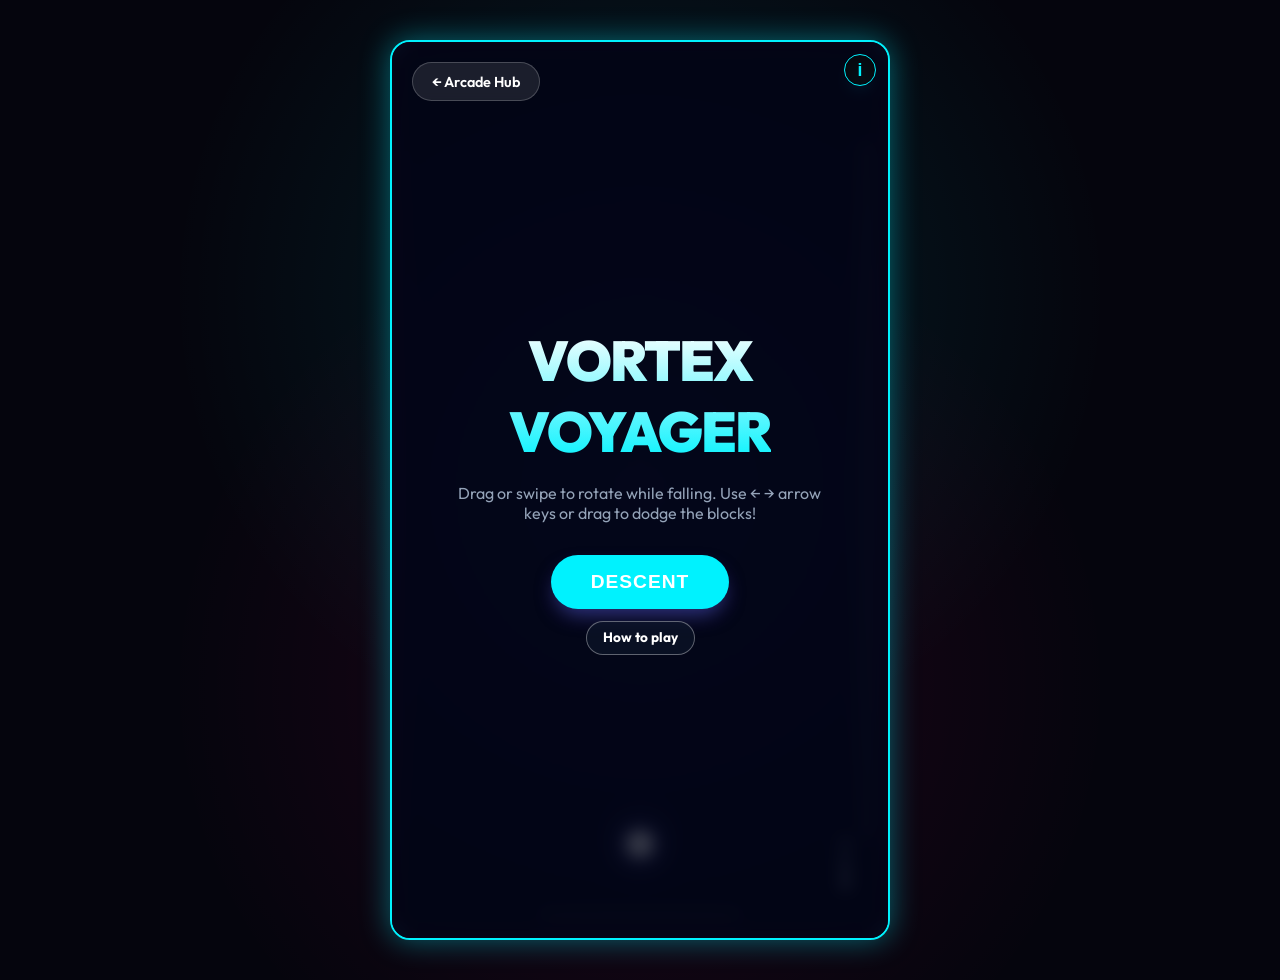
<file: vortex-voyager/index.html>
<!DOCTYPE html>
<html lang="en">
<head>
    <meta charset="UTF-8">
    <meta name="viewport" content="width=device-width, initial-scale=1.0, maximum-scale=1.0, user-scalable=no">
    <title>Vortex Voyager | Arcade Hub</title>
    <style>
        @import url('https://fonts.googleapis.com/css2?family=Outfit:wght@400;700;900&display=swap');
        
        :root {
            --primary: #00f2fe;
            --secondary: #ff007f;
            --accent: #39ff14;
            --bg: #05050d;
        }

        * { margin: 0; padding: 0; box-sizing: border-box; user-select: none; -webkit-user-select: none; }
        
        body {
            font-family: 'Outfit', sans-serif;
            background-color: var(--bg);
            background-image: 
                radial-gradient(circle at 50% 30%, rgba(0, 242, 254, 0.1) 0%, transparent 50%),
                radial-gradient(circle at 50% 70%, rgba(255, 0, 127, 0.1) 0%, transparent 50%);
            color: white;
            min-height: 100vh;
            overflow-y: auto;
            padding: 40px 0;
            display: flex;
            flex-direction: column;
            align-items: center;
            justify-content: center;
            touch-action: none;
        }

        #game-container {
            position: relative;
            width: 100%;
            max-width: 500px;
            height: 100vh;
            background: radial-gradient(circle at center, #0f0c29 0%, #05050d 100%);
            overflow: hidden;
            border: 2px solid var(--primary);
            border-radius: 20px;
            box-shadow: 0 0 30px rgba(0, 242, 254, 0.4), inset 0 0 20px rgba(255, 0, 127, 0.2);
        }

        canvas {
            display: block;
            width: 100%;
            height: 100%;
        }

        /* UI Overlays */
        .overlay {
            position: absolute;
            inset: 0;
            display: flex;
            flex-direction: column;
            align-items: center;
            justify-content: center;
            background: rgba(2, 6, 23, 0.8);
            backdrop-filter: blur(8px);
            z-index: 100;
            transition: opacity 0.3s ease;
        }

        .hidden { opacity: 0; pointer-events: none; }

        h1 {
            font-size: 3.5rem;
            font-weight: 900;
            margin-bottom: 1rem;
            text-transform: uppercase;
            letter-spacing: -2px;
            background: linear-gradient(to bottom, #fff, var(--primary));
            -webkit-background-clip: text;
            background-clip: text;
            -webkit-text-fill-color: transparent;
            text-align: center;
        }

        .btn {
            padding: 1rem 2.5rem;
            font-size: 1.2rem;
            font-weight: 700;
            color: white;
            background: var(--primary);
            border: none;
            border-radius: 100px;
            cursor: pointer;
            transition: all 0.2s;
            text-transform: uppercase;
            letter-spacing: 1px;
            box-shadow: 0 10px 20px -5px rgba(99, 102, 241, 0.5);
        }

        .btn:hover {
            transform: translateY(-2px);
            box-shadow: 0 15px 25px -5px rgba(99, 102, 241, 0.6);
        }

        .portal-btn {
            position: absolute;
            top: 20px;
            left: 20px;
            padding: 0.6rem 1.2rem;
            background: rgba(255, 255, 255, 0.1);
            border: 1px solid rgba(255, 255, 255, 0.2);
            border-radius: 100px;
            color: white;
            text-decoration: none;
            font-weight: 600;
            font-size: 0.9rem;
            z-index: 110;
            backdrop-filter: blur(4px);
            transition: all 0.2s;
        }

        .portal-btn:hover { background: rgba(255, 255, 255, 0.2); }

        #score-display {
            position: absolute;
            top: 20px;
            right: 20px;
            font-size: 1.5rem;
            font-weight: 700;
            color: var(--primary);
            text-shadow: 0 0 10px rgba(99, 102, 241, 0.5);
            z-index: 90;
        }

        #speed-bar {
            position: absolute;
            bottom: 20px;
            left: 50%;
            transform: translateX(-50%);
            width: 200px;
            height: 6px;
            background: rgba(255,255,255,0.1);
            border-radius: 100px;
            overflow: hidden;
            z-index: 90;
        }

        #speed-fill {
            width: 0%;
            height: 100%;
            background: linear-gradient(to right, var(--primary), var(--accent));
            transition: width 0.1s;
        }

        #best-bar-container {
            position: absolute;
            right: 15px;
            top: 100px;
            bottom: 100px;
            width: 12px;
            background: rgba(255, 255, 255, 0.05);
            border: 1px solid rgba(255, 255, 255, 0.1);
            border-radius: 10px;
            overflow: hidden;
            z-index: 90;
        }

        #best-bar-fill {
            position: absolute;
            bottom: 0;
            width: 100%;
            height: 0%;
            background: linear-gradient(to top, var(--primary), var(--accent));
            box-shadow: 0 0 15px var(--primary);
            transition: height 0.3s;
        }

        #best-label {
            position: absolute;
            right: 35px;
            bottom: 100px;
            font-size: 0.8rem;
            color: #94a3b8;
            text-transform: uppercase;
            letter-spacing: 1px;
            font-weight: 700;
            transform: rotate(-90deg);
            transform-origin: right bottom;
            white-space: nowrap;
        }
        
        #player-marker {
            position: absolute;
            width: 28px;
            height: 28px;
            background: #fff;
            border-radius: 50%;
            bottom: 60px; /* Adjust via JS */
            left: 50%;
            transform: translateX(-50%);
            z-index: 100;
            box-shadow: 0 0 30px #6366f1;
            pointer-events: none;
        }

        /* Speed Lines VFX */
        #vfx-overlay {
            position: absolute;
            inset: 0;
            pointer-events: none;
            z-index: 50;
        }

        /* Info Button & Overlay */
        #info-btn {
            position: absolute;
            top: 12px;
            right: 12px;
            z-index: 120;
            width: 32px;
            height: 32px;
            border-radius: 50%;
            background: rgba(10, 10, 10, 0.6);
            border: 1.5px solid var(--primary);
            color: var(--primary);
            font-size: 1.1rem;
            font-weight: bold;
            display: flex;
            align-items: center;
            justify-content: center;
            cursor: pointer;
            backdrop-filter: blur(4px);
            transition: all 0.2s;
        }
        #info-btn:hover {
            background: rgba(99, 102, 241, 0.2);
            transform: scale(1.1);
        }
        #info-game-overlay {
            position: fixed;
            inset: 0;
            background: rgba(0, 0, 0, 0.9);
            z-index: 200;
            display: none;
            align-items: center;
            justify-content: center;
            backdrop-filter: blur(10px);
            padding: 20px;
        }
        #info-game-overlay.visible { display: flex; }
        .info-card {
            background: #0f172a;
            border: 1px solid var(--primary);
            border-radius: 20px;
            padding: 2rem;
            max-width: 450px;
            width: 100%;
            position: relative;
            box-shadow: 0 0 50px rgba(99, 102, 241, 0.3);
        }
        .info-close {
            position: absolute;
            top: 15px;
            right: 15px;
            background: none;
            border: none;
            color: #94a3b8;
            font-size: 1.5rem;
            cursor: pointer;
        }
        .info-card h2 { margin-top: 0; color: white; display: flex; align-items: center; gap: 10px; }
        .info-section { color: var(--primary); font-weight: 700; text-transform: uppercase; font-size: 0.75rem; letter-spacing: 1px; margin-top: 1.5rem; display: block; }
        .info-card p { color: #94a3b8; margin: 0.5rem 0; font-size: 0.95rem; line-height: 1.5; }

        /* Pause Overlay */
        #pause-overlay {
            position: fixed;
            inset: 0;
            background: rgba(0, 0, 0, 0.8);
            backdrop-filter: blur(8px);
            z-index: 250;
            display: none;
            flex-direction: column;
            align-items: center;
            justify-content: center;
        }
        #pause-overlay.visible { display: flex; }
        #pause-overlay h2 {
            color: var(--primary);
            font-size: 4rem;
            margin-bottom: 2rem;
            text-shadow: 0 0 30px var(--primary);
            letter-spacing: 8px;
        }
        .pause-btn {
            padding: 1rem 3rem;
            font-size: 1.5rem;
            background: linear-gradient(135deg, var(--primary), var(--accent));
            color: white;
            border: none;
            border-radius: 100px;
            cursor: pointer;
            font-weight: 700;
            box-shadow: 0 0 20px rgba(99, 102, 241, 0.4);
            transition: all 0.3s cubic-bezier(0.175, 0.885, 0.32, 1.275);
        }
        .pause-btn:hover {
            transform: scale(1.1) translateY(-5px);
            box-shadow: 0 0 40px rgba(99, 102, 241, 0.6);
        }
    </style>
    <link rel="stylesheet" href="../shared/arcade-common.css">
</head>
<body>
    <div id="game-container">
        <a href="../" class="portal-btn">← Arcade Hub</a>
        <div id="score-display">0</div>
        <div id="speed-bar"><div id="speed-fill"></div></div>
        <div id="best-bar-container"><div id="best-bar-fill"></div></div>
        <div id="best-label">Best: 0</div>
        <div id="vfx-overlay"></div>
        <button id="info-btn">i</button>
        <div id="info-game-overlay">
            <div class="info-card">
                <button class="info-close" id="close-info">&times;</button>
                <h2>🌀 Vortex Voyager</h2>
                <span class="info-section">Goal</span>
                <p>Survive as long as possible while plummeting down a procedurally generated neon tunnel. Dodge the red wall segments — touching one ends your run.</p>
                <span class="info-section">Controls</span>
                <p><strong>Rotate the tunnel:</strong> Click and drag left/right, press ← / → arrow keys, or touch and swipe. Your ship stays fixed at the bottom center — you rotate the world instead.</p>
                <span class="info-section">How it works</span>
                <p>The tunnel rings scroll toward you continuously, getting faster as your distance increases. Obstacle rings have red jagged wall segments that block part of the ring's opening — rotate so the gap lines up with your ship's position (bottom center). Your score increases for every ring you pass through.</p>
            </div>
        </div>
        <div id="player-marker"></div>
        <div id="pause-overlay">
            <h2>PAUSED</h2>
            <button class="pause-btn" id="resume-btn">Resume</button>
        </div>
        <canvas id="game-canvas"></canvas>

        <!-- Menu Overlay -->
        <div id="menu-overlay" class="overlay">
            <h1>Vortex<br>Voyager</h1>
            <p style="margin-bottom: 2rem; color: #94a3b8; text-align: center; max-width: 80%;">Drag or swipe to rotate while falling. Use ← → arrow keys or drag to dodge the blocks!</p>
            <button id="start-btn" class="btn">Descent</button>
        </div>

        <!-- Game Over Overlay -->
        <div id="game-over-overlay" class="overlay hidden">
            <h1 style="color: var(--accent); background: none; -webkit-text-fill-color: var(--accent);">Crash!</h1>
            <p id="final-score" style="font-size: 1.5rem; margin-bottom: 2rem;">Score: 0</p>
            <button id="restart-btn" class="btn">Go Again</button>
        </div>
    </div>

    <script src="content.js"></script>
    <script src="../shared/arcade-common.js"></script>
    <script>
        const canvas = document.getElementById('game-canvas');
        const ctx = canvas.getContext('2d');
        const scoreEl = document.getElementById('score-display');
        const speedFill = document.getElementById('speed-fill');
        const menuOverlay = document.getElementById('menu-overlay');
        const gameOverOverlay = document.getElementById('game-over-overlay');
        const finalScoreEl = document.getElementById('final-score');
        const vfxOverlay = document.getElementById('vfx-overlay');

        let width, height;
        const playerMarker = document.getElementById('player-marker');
        function resize() {
            width = canvas.width = canvas.offsetWidth;
            height = canvas.height = canvas.offsetHeight;
            // Update player marker Y to match ring radius 400 at width 500
            const ringRadiusAtEdge = (width / 2) * 2.0; // matches scale in draw 
            // Better: just fix it to a good looking spot and make collision match
            playerMarker.style.bottom = '80px';
        }
        window.addEventListener('resize', resize);
        resize();

        // Constants
        const { tunnelLayers: TUNNEL_LAYERS, layerSpacing: LAYER_SPACING, rotationSensitivity: ROTATION_SENSITIVITY, baseSpeed: BASE_SPEED, maxSpeed: MAX_SPEED, bonusRingChance: BONUS_RING_CHANCE, themes: THEMES } = VortexVoyagerContent;

        // State
        const state = {
            running: false,
            paused: false,
            score: 0,
            distance: 0,
            speed: BASE_SPEED,
            targetSpeed: BASE_SPEED,
            rotation: 0,
            targetRotation: 0,
            playerAngle: Math.PI / 2,
            layers: [], // Tunnel rings/objects
            lastTime: 0,
            particles: [],
            theme: THEMES[0],
            tutorialStep: -1,
            best: parseInt(localStorage.getItem('vortex_best')) || 0
        };

        // Utility
        const random = (min, max) => Math.random() * (max - min) + min;

        // --- SFX Engine ---
        class SFXManager {
            constructor() {
                this.ctx = null;
                this.enabled = true;
            }
            init() {
                if (!this.ctx) this.ctx = new (window.AudioContext || window.webkitAudioContext)();
            }
            play(type) {
                if (!this.enabled || !this.ctx) return;
                if (this.ctx.state === 'suspended') this.ctx.resume();
                const now = this.ctx.currentTime;
                const osc = this.ctx.createOscillator();
                const gain = this.ctx.createGain();
                osc.connect(gain);
                gain.connect(this.ctx.destination);
                
                switch(type) {
                    case 'swish':
                        osc.frequency.setValueAtTime(200, now);
                        osc.frequency.exponentialRampToValueAtTime(100, now + 0.2);
                        gain.gain.setValueAtTime(0.05, now);
                        gain.gain.linearRampToValueAtTime(0, now + 0.2);
                        osc.start(); osc.stop(now + 0.2);
                        break;
                    case 'ring':
                        osc.type = 'triangle';
                        osc.frequency.setValueAtTime(800, now);
                        osc.frequency.exponentialRampToValueAtTime(1200, now + 0.1);
                        gain.gain.setValueAtTime(0.1, now);
                        gain.gain.linearRampToValueAtTime(0, now + 0.3);
                        osc.start(); osc.stop(now + 0.3);
                        break;
                    case 'crash':
                        this.playNoise(now, 0.5, 0.3);
                        break;
                }
            }
            playNoise(time, duration, volume) {
                const bufferSize = this.ctx.sampleRate * duration;
                const buffer = this.ctx.createBuffer(1, bufferSize, this.ctx.sampleRate);
                const data = buffer.getChannelData(0);
                for (let i = 0; i < bufferSize; i++) data[i] = Math.random() * 2 - 1;
                const noise = this.ctx.createBufferSource();
                noise.buffer = buffer;
                const gain = this.ctx.createGain();
                gain.gain.setValueAtTime(volume, time);
                gain.gain.exponentialRampToValueAtTime(0.01, time + duration);
                noise.connect(gain);
                gain.connect(this.ctx.destination);
                noise.start(time); noise.stop(time + duration);
            }
        }
        const sfx = new SFXManager();

        // --- Particle System ---
        class ParticleSystem {
            constructor() { this.particles = []; }
            spawn(x, y, color, count = 10) {
                for (let i = 0; i < count; i++) {
                    this.particles.push({
                        x, y,
                        vx: random(-5, 5),
                        vy: random(-5, 5),
                        size: random(2, 5),
                        life: 1.0,
                        decay: random(0.02, 0.05),
                        color: color || '#fff'
                    });
                }
            }
            update() {
                for (let i = this.particles.length - 1; i >= 0; i--) {
                    const p = this.particles[i];
                    p.x += p.vx; p.y += p.vy;
                    p.life -= p.decay;
                    if (p.life <= 0) this.particles.splice(i, 1);
                }
            }
            draw() {
                this.particles.forEach(p => {
                    ctx.globalAlpha = p.life;
                    ctx.fillStyle = p.color;
                    ctx.beginPath();
                    ctx.arc(p.x, p.y, p.size * p.life, 0, Math.PI * 2);
                    ctx.fill();
                });
                ctx.globalAlpha = 1.0;
            }
        }
        const particles = new ParticleSystem();

        // --- Tunnel Logic ---
        function createLayer(z) {
            const obstacles = [];
            if (state.tutorialStep >= 0) return { z, obstacles };
            const isObstacleLayer = Math.random() < 0.4 && z > 2;
            const isBonusLayer = Math.random() < BONUS_RING_CHANCE && z > 4;
            if (isBonusLayer) {
                obstacles.push({ type: 'ring', angle: random(0, Math.PI * 2), width: 0.2 });
            } else if (isObstacleLayer) {
                const count = Math.floor(random(1, 3));
                for(let i=0; i<count; i++) {
                    obstacles.push({
                        type: 'wall',
                        angle: random(0, Math.PI * 2),
                        width: random(Math.PI / 4, Math.PI / 2)
                    });
                }
            }

            return { z, obstacles };
        }

        function initTunnel() {
            state.layers = [];
            for (let i = 0; i < TUNNEL_LAYERS; i++) {
                state.layers.push(createLayer(i * LAYER_SPACING));
            }
        }

        // --- Core Loop ---
        function update(dt) {
            // Arrow key rotation
            const KEY_ROT_SPEED = 0.06;
            if (state.keys['ArrowLeft'])  state.targetRotation -= KEY_ROT_SPEED * dt;
            if (state.keys['ArrowRight']) state.targetRotation += KEY_ROT_SPEED * dt;

            // Rotation smoothing
            state.rotation += (state.targetRotation - state.rotation) * 0.1 * dt;
            
            // Speed progression
            state.targetSpeed = Math.min(MAX_SPEED, BASE_SPEED + (state.distance * 0.0001));
            state.speed += (state.targetSpeed - state.speed) * 0.01 * dt;
            state.distance += state.speed * dt;

            // Update layers
            for (let i = state.layers.length - 1; i >= 0; i--) {
                const layer = state.layers[i];
                layer.z -= state.speed * dt;

                if (layer.z < 0.1) {
                    // Collision Check
                    layer.obstacles.forEach(obs => {
                        const relAngle = ((obs.angle + state.rotation) % (Math.PI * 2) + Math.PI * 2) % (Math.PI * 2);
                        const playerAngle = Math.PI / 2; // Bottom center
                        
                        // Improved collision: check player width
                        const playerAngularWidth = 0.15; // Approximate angular width of ball
                        const diff = Math.abs(relAngle - playerAngle);
                        const normalizedDiff = Math.min(diff, Math.PI * 2 - diff);
                        
                        if (normalizedDiff < (obs.width / 2 + playerAngularWidth)) {
                            if (obs.type === 'wall') {
                                endGame();
                            } else if (obs.type === 'ring') {
                                state.score += 50;
                                state.speed += 0.02; // Boost
                                sfx.play('ring');
                                particles.spawn(width/2, height/2 + 100, '#6366f1', 20);
                                // Remove ring once hit
                                layer.obstacles = [];
                            }
                        }
                    });

                    // Recycle layer
                    state.layers.splice(i, 1);
                    state.layers.push(createLayer(TUNNEL_LAYERS * LAYER_SPACING));
                    state.score++;
                    if (state.tutorialStep === 1 && state.score >= 3) {
                        state.tutorialStep = -1;
                        vortexCoach.complete('Tutorial complete — red walls are live now. Keep the gap under your ship!');
                    }
                }
            }

            scoreEl.textContent = state.score;
            updateBestBar();
            speedFill.style.width = Math.min(100, (state.speed / 0.2) * 100) + '%';
            particles.update();
        }

        function updateBestBar() {
            const fill = document.getElementById('best-bar-fill');
            const label = document.getElementById('best-label');
            const best = state.best;
            
            if (best === 0) {
                fill.style.height = '0%';
                label.textContent = 'Best: 0';
            } else {
                const percent = Math.min(100, (state.score / best) * 100);
                fill.style.height = percent + '%';
                label.textContent = `Best: ${best}`;
                if (state.score > best) {
                    label.style.color = 'var(--accent)';
                    label.textContent = `NEW BEST: ${state.score}!`;
                } else {
                    label.style.color = '#94a3b8';
                }
            }
        }

        function draw() {
            ctx.clearRect(0, 0, width, height);
            const backdrop = ctx.createRadialGradient(width / 2, height / 2, 0, width / 2, height / 2, Math.max(width, height));
            backdrop.addColorStop(0, state.theme[0]);
            backdrop.addColorStop(1, state.theme[1]);
            ctx.fillStyle = backdrop;
            ctx.fillRect(0, 0, width, height);
            
            const centerX = width / 2;
            const centerY = height / 2;

            // Draw layers from back to front
            for (let i = state.layers.length - 1; i >= 0; i--) {
                const layer = state.layers[i];
                // Exponential scaling for better depth feel
                const scale = Math.pow(1.5, -layer.z); 
                const radius = width * scale * 0.8;
                const alpha = Math.max(0, 1 - layer.z / 8);

                if (radius < 2) continue;

                if (radius < 2) continue;

                // Draw Obstacles
                layer.obstacles.forEach(obs => {
                    ctx.save();
                    ctx.translate(centerX, centerY);
                    ctx.rotate(obs.angle + state.rotation);
                    
                    if (obs.type === 'wall') {
                        ctx.strokeStyle = `rgba(244, 63, 94, ${alpha})`;
                        ctx.lineWidth = Math.max(2, 18 * scale);
                        
                        // Draw jagged arc (MORE SPIKY)
                        ctx.beginPath();
                        const steps = 12;
                        const startA = -obs.width/2;
                        const endA = obs.width/2;
                        for(let j=0; j<=steps; j++) {
                            const a = startA + (endA - startA) * (j/steps);
                            // Random-ish spike depth
                            const spike = (j % 2 === 0 ? 12 : -8) * scale * 0.4;
                            const r = radius + spike;
                            const px = Math.cos(a) * r;
                            const py = Math.sin(a) * r;
                            if (j === 0) ctx.moveTo(px, py);
                            else ctx.lineTo(px, py);
                        }
                        ctx.stroke();
                        
                        // Inner "electric" line
                        ctx.strokeStyle = `rgba(255, 255, 255, ${alpha})`;
                        ctx.lineWidth = 0.5 * alpha;
                        ctx.stroke();
                        
                        // Add intense glow
                        ctx.shadowBlur = 30 * alpha;
                        ctx.shadowColor = '#f43f5e';
                        ctx.stroke();

                    } else if (obs.type === 'ring') {
                        ctx.strokeStyle = `rgba(250, 204, 21, ${alpha})`;
                        ctx.lineWidth = Math.max(2, 10 * scale);
                        ctx.shadowBlur = 24 * alpha;
                        ctx.shadowColor = '#facc15';
                        ctx.beginPath();
                        ctx.arc(radius, 0, Math.max(8, 16 * scale), 0, Math.PI * 2);
                        ctx.stroke();
                    }
                    ctx.restore();
                    ctx.shadowBlur = 0;
                });
            }

            // The actual player is now a DOM element for better glow effects
            ctx.shadowBlur = 0;

            particles.draw();
        }

        function togglePause() {
            if (!state.running) return;
            state.paused = !state.paused;
            document.getElementById('pause-overlay').classList.toggle('visible', state.paused);
            if (!state.paused) {
                state.lastTime = performance.now();
                requestAnimationFrame(gameLoop);
            }
        }

        function gameLoop(timestamp) {
            if (!state.running || state.paused) return;
            const rawDt = timestamp - state.lastTime;
            state.lastTime = timestamp;
            const dt = Math.min(rawDt / 16.67, 2.0); // normalize to 60fps, cap at 2x
            
            update(dt);
            draw();
            requestAnimationFrame(gameLoop);
        }

        // --- Controls ---
        let lastX = 0;
        let isDragging = false;
        state.keys = {};

        // Arrow keys
        window.addEventListener('keydown', e => {
            state.keys[e.code] = true;
            // Prevent page scrolling with arrow keys while game is running
            if (state.running && (e.code === 'ArrowLeft' || e.code === 'ArrowRight')) e.preventDefault();
        });
        window.addEventListener('keyup', e => { state.keys[e.code] = false; });

        function onStart(x) {
            if (!state.running && menuOverlay.classList.contains('hidden')) return;
            isDragging = true;
            lastX = x;
            sfx.init();
        }
        function onMove(x) {
            if (!isDragging) return;
            const dx = x - lastX;
            state.targetRotation += dx * ROTATION_SENSITIVITY;
            lastX = x;
            if (Math.abs(dx) > 5) sfx.play('swish');
            if (state.tutorialStep === 0 && Math.abs(dx) > 5) {
                state.tutorialStep = 1;
                vortexCoach.show('Good. Keep rotating while you travel through three safe tunnel rings.');
            }
        }
        function onEnd() { isDragging = false; }

        canvas.addEventListener('mousedown', e => onStart(e.clientX));
        window.addEventListener('mousemove', e => onMove(e.clientX));
        window.addEventListener('mouseup', onEnd);

        canvas.addEventListener('touchstart', e => onStart(e.touches[0].clientX));
        window.addEventListener('touchmove', e => onMove(e.touches[0].clientX));
        window.addEventListener('touchend', onEnd);

        // --- State Management ---
        function startDescent() {
            state.tutorialStep = vortexCoach.needed ? 0 : -1;
            state.running = true;
            state.paused = false;
            document.getElementById('pause-overlay').classList.remove('visible');
            menuOverlay.classList.add('hidden');
            gameOverOverlay.classList.add('hidden');
            state.score = 0;
            state.distance = 0;
            state.speed = BASE_SPEED;
            state.targetSpeed = BASE_SPEED;
            state.rotation = 0;
            state.targetRotation = 0;
            state.keys = {};
            state.theme = THEMES[Math.floor(Math.random() * THEMES.length)];
            initTunnel();
            if (state.tutorialStep === 0) vortexCoach.show('Drag or swipe sideways, or use ← and →, to rotate the tunnel.');
            updateBestBar();
            state.lastTime = performance.now();
            requestAnimationFrame(gameLoop);
        }

        function endGame() {
            state.running = false;
            sfx.play('crash');
            if (state.score > state.best) {
                state.best = state.score;
                localStorage.setItem('vortex_best', state.best);
            }
            finalScoreEl.textContent = `Score: ${state.score} · Best: ${state.best}`;
            gameOverOverlay.classList.remove('hidden');
        }

        document.getElementById('start-btn').addEventListener('click', startDescent);
        document.getElementById('restart-btn').addEventListener('click', startDescent);

        requestAnimationFrame(gameLoop);
        document.getElementById('info-btn').addEventListener('click', () => {
            if (state.running && !state.paused) togglePause();
            document.getElementById('info-game-overlay').classList.add('visible');
        });
        document.getElementById('close-info').addEventListener('click', () => {
            document.getElementById('info-game-overlay').classList.remove('visible');
            if (state.running && state.paused) togglePause();
        });

        window.addEventListener('keydown', (e) => {
            if (e.code === 'Escape') togglePause();
        });
        document.getElementById('resume-btn').addEventListener('click', togglePause);
        const vortexCoach = ArcadeCommon.createCoach('vortex-voyager');
        ArcadeCommon.install({
            id: 'vortex-voyager', title: 'Vortex Voyager',
            goal: 'Rotate the tunnel so the ship reaches each opening without touching red walls.',
            controls: 'Drag left or right, swipe, or use the arrow keys. Press Escape to pause.',
            startButton: '#start-btn', restart: startDescent,
            pause: () => { if (state.running && !state.paused) togglePause(); },
            clearInputs: () => { state.keys = {}; }
        });
    </script>
</body>
</html>
</file>
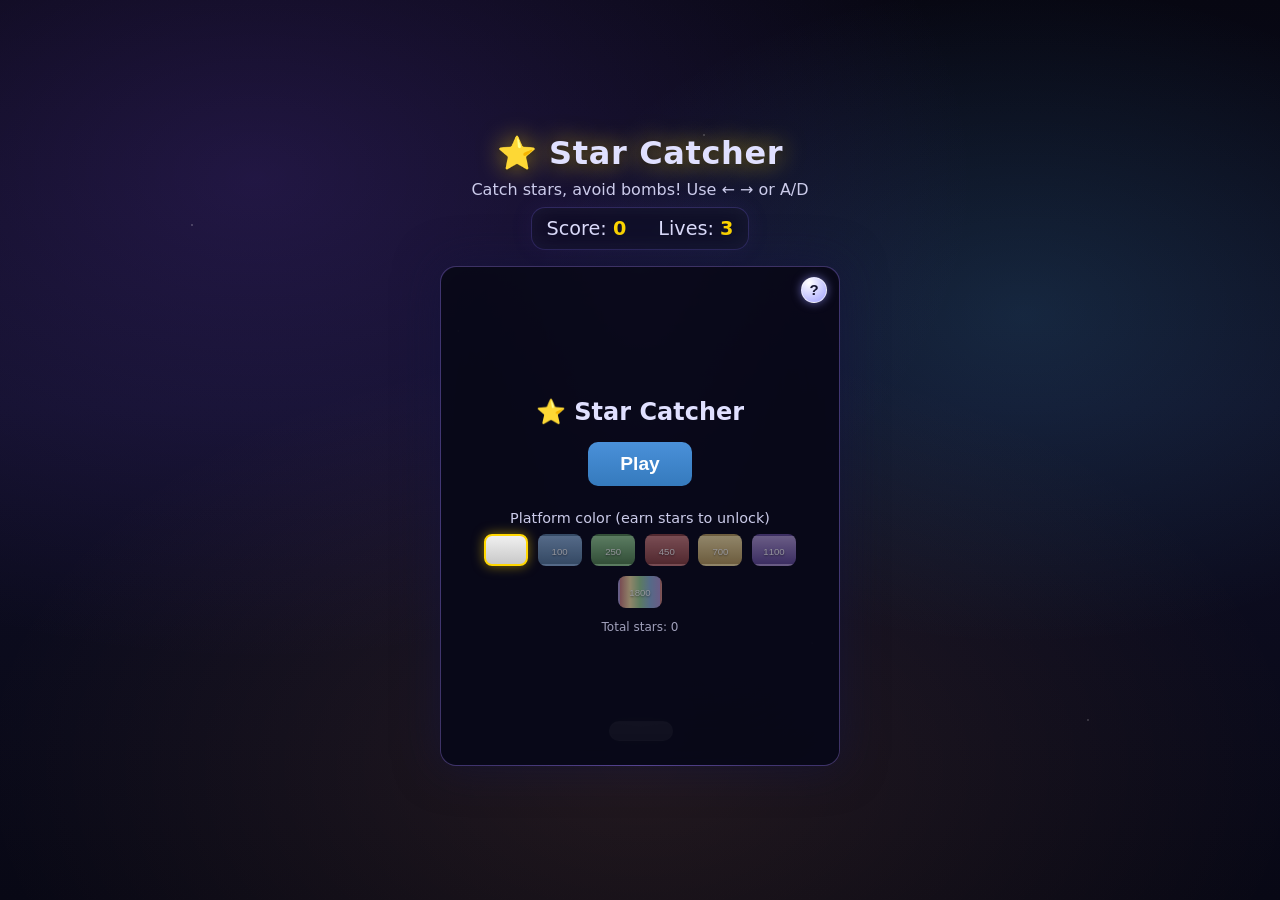
<file: star_catcher.html>
<!DOCTYPE html>
<html lang="en">
<head>
  <meta charset="UTF-8">
  <meta name="viewport" content="width=device-width, initial-scale=1.0">
  <title>Star Catcher</title>
  <style>
    * { margin: 0; padding: 0; box-sizing: border-box; }
    body {
      min-height: 100vh;
      background:
        radial-gradient(1200px 800px at 20% 20%, rgba(140, 80, 255, 0.18), transparent 60%),
        radial-gradient(900px 600px at 80% 35%, rgba(80, 200, 255, 0.14), transparent 55%),
        radial-gradient(1100px 700px at 50% 85%, rgba(255, 160, 90, 0.10), transparent 60%),
        linear-gradient(180deg, #070712 0%, #0e0e24 45%, #080815 100%);
      display: flex;
      flex-direction: column;
      align-items: center;
      justify-content: center;
      font-family: 'Segoe UI', system-ui, sans-serif;
      color: #e0e0ff;
      overflow: hidden;
    }
    body::before {
      content: "";
      position: fixed;
      inset: 0;
      background:
        radial-gradient(2px 2px at 15% 25%, rgba(255,255,255,0.85), transparent 60%),
        radial-gradient(1px 1px at 35% 65%, rgba(255,255,255,0.65), transparent 60%),
        radial-gradient(2px 2px at 55% 15%, rgba(255,255,255,0.75), transparent 60%),
        radial-gradient(1px 1px at 75% 45%, rgba(255,255,255,0.55), transparent 60%),
        radial-gradient(2px 2px at 85% 80%, rgba(255,255,255,0.70), transparent 60%);
      opacity: 0.55;
      filter: blur(0.2px);
      animation: skyDrift 10s ease-in-out infinite alternate;
      pointer-events: none;
    }
    @keyframes skyDrift {
      0% { transform: translate3d(-6px, -4px, 0); opacity: 0.45; }
      100% { transform: translate3d(6px, 5px, 0); opacity: 0.65; }
    }
    h1 {
      font-size: 2rem;
      margin-bottom: 0.5rem;
      text-shadow: 0 0 24px rgba(255, 215, 0, 0.6), 0 2px 4px rgba(0,0,0,0.3);
      letter-spacing: 0.02em;
    }
    .score-board {
      display: flex;
      gap: 2rem;
      margin-bottom: 1rem;
      font-size: 1.2rem;
      padding: 0.55rem 0.9rem;
      border-radius: 14px;
      background: rgba(10, 10, 30, 0.45);
      border: 1px solid rgba(140, 120, 255, 0.25);
      backdrop-filter: blur(8px);
      box-shadow: 0 0 24px rgba(120, 90, 255, 0.08), inset 0 0 22px rgba(255,255,255,0.05);
      align-items: center;
    }
    .score-board span { color: #ffd700; font-weight: bold; }
    #active-powerups {
      position: absolute;
      top: 10px;
      left: 10px;
      right: 10px;
      display: flex;
      flex-direction: column;
      gap: 4px;
      z-index: 5;
      pointer-events: none;
    }
    .powerup-status {
      background: rgba(10, 10, 30, 0.7);
      border: 1px solid;
      border-radius: 8px;
      padding: 4px 8px;
      font-size: 0.85rem;
      font-weight: bold;
      display: flex;
      align-items: center;
      gap: 6px;
      backdrop-filter: blur(4px);
    }
    #game {
      width: 400px;
      height: 500px;
      background: radial-gradient(ellipse at 50% 0%, rgba(110, 80, 190, 0.35) 0%, transparent 55%),
                  linear-gradient(180deg, rgba(10, 10, 30, 0.95) 0%, rgba(18, 18, 45, 0.95) 55%, rgba(8, 8, 18, 0.98) 100%);
      border: 1px solid rgba(160, 130, 255, 0.35);
      border-radius: 16px;
      position: relative;
      overflow: hidden;
      box-shadow:
        inset 0 0 120px rgba(120, 90, 220, 0.10),
        inset 0 0 40px rgba(255,255,255,0.03),
        0 0 44px rgba(20, 20, 60, 0.65);
    }
    #game::before {
      content: "";
      position: absolute;
      inset: -40px;
      background:
        radial-gradient(2px 2px at 12% 18%, rgba(255,255,255,0.70), transparent 55%),
        radial-gradient(1px 1px at 22% 62%, rgba(255,255,255,0.55), transparent 55%),
        radial-gradient(2px 2px at 38% 40%, rgba(255,255,255,0.60), transparent 55%),
        radial-gradient(1px 1px at 52% 22%, rgba(255,255,255,0.45), transparent 55%),
        radial-gradient(2px 2px at 66% 55%, rgba(255,255,255,0.62), transparent 55%),
        radial-gradient(1px 1px at 78% 28%, rgba(255,255,255,0.48), transparent 55%),
        radial-gradient(2px 2px at 86% 72%, rgba(255,255,255,0.58), transparent 55%),
        radial-gradient(900px 420px at 60% 10%, rgba(160, 90, 255, 0.10), transparent 60%),
        radial-gradient(780px 360px at 30% 85%, rgba(80, 210, 255, 0.08), transparent 60%);
      opacity: 0.65;
      animation: fieldDrift 12s ease-in-out infinite alternate;
      pointer-events: none;
    }
    #game::after {
      content: "";
      position: absolute;
      inset: 0;
      background: linear-gradient(180deg, rgba(255,255,255,0.05), transparent 35%, rgba(0,0,0,0.15));
      pointer-events: none;
    }
    @keyframes fieldDrift {
      0% { transform: translate3d(-8px, -6px, 0); }
      100% { transform: translate3d(8px, 7px, 0); }
    }
    #game.shake {
      animation: shake 180ms ease-in-out;
    }
    @keyframes shake {
      0% { transform: translateX(0); }
      25% { transform: translateX(-3px); }
      50% { transform: translateX(3px); }
      75% { transform: translateX(-2px); }
      100% { transform: translateX(0); }
    }
    #player {
      position: absolute;
      width: 64px;
      height: 20px;
      border-radius: 10px;
      bottom: 24px;
      left: 168px;
      box-shadow: 0 0 16px rgba(255,255,255,0.25), 0 2px 8px rgba(0,0,0,0.3);
      border: 1px solid rgba(255,255,255,0.35);
      transition: left 0.04s ease-out;
    }
    #player::before {
      content: "";
      position: absolute;
      inset: 1px 2px auto 2px;
      height: 45%;
      border-radius: 999px;
      background: linear-gradient(90deg, transparent, rgba(255,255,255,0.35), transparent);
      opacity: 0.75;
      filter: blur(0.3px);
      /* Default when idle */
      animation: paddleShineIdle 2s ease-in-out infinite;
      pointer-events: none;
      transition: all 0.2s;
    }
    #player.moving-left::before {
      /* Trail points right, showing movement to the left */
      background: linear-gradient(90deg, transparent, transparent, rgba(255,255,255,0.45), rgba(255,255,255,0.85));
      animation: paddleShineLeft 0.5s linear infinite;
    }
    #player.moving-right::before {
      /* Trail points left, showing movement to the right */
      background: linear-gradient(90deg, rgba(255,255,255,0.85), rgba(255,255,255,0.45), transparent, transparent);
      animation: paddleShineRight 0.5s linear infinite;
    }
    @keyframes paddleShineIdle {
      0% { transform: translateX(-50%); opacity: 0.25; }
      50% { opacity: 0.85; }
      100% { transform: translateX(50%); opacity: 0.25; }
    }
    @keyframes paddleShineLeft {
      0% { transform: translateX(-30%); opacity: 0.4; }
      100% { transform: translateX(50%); opacity: 0.9; }
    }
    @keyframes paddleShineRight {
      0% { transform: translateX(30%); opacity: 0.4; }
      100% { transform: translateX(-50%); opacity: 0.9; }
    }
    /* Platform colors (unlockable) */
    #player.player-white { background: linear-gradient(180deg, #f0f0f0 0%, #e0e0e0 50%, #c8c8c8 100%); }
    #player.player-blue { background: linear-gradient(180deg, #6ab0ff 0%, #4a90d9 50%, #357abd 100%); }
    #player.player-green { background: linear-gradient(180deg, #6dd96a 0%, #4ab847 50%, #2d8b2a 100%); }
    #player.player-red { background: linear-gradient(180deg, #ff6b6b 0%, #e04848 50%, #b83030 100%); }
    #player.player-gold { background: linear-gradient(180deg, #ffd966 0%, #e6b84d 50%, #c9941a 100%); box-shadow: 0 0 20px rgba(255, 215, 0, 0.5), 0 2px 8px rgba(0,0,0,0.3); }
    #player.player-purple { background: linear-gradient(180deg, #b88cff 0%, #9060e8 50%, #6b3dd4 100%); box-shadow: 0 0 18px rgba(150, 100, 255, 0.45), 0 2px 8px rgba(0,0,0,0.3); }
    #player.player-rainbow {
      background: linear-gradient(90deg, #ff6b6b, #ffb86b, #ffd966, #6dd96a, #6ab0ff, #b88cff, #ff6b9d, #ff6b6b);
      background-size: 400% 100%;
      animation: rainbow-slide 2.5s linear infinite;
      box-shadow: 0 0 22px rgba(255, 150, 255, 0.5), 0 2px 8px rgba(0,0,0,0.3);
    }
    @keyframes rainbow-slide { 0% { background-position: 0% 50%; } 100% { background-position: 400% 50%; } }
    /* 5-pointed star shape */
    .star {
      position: absolute;
      width: 34px;
      height: 34px;
      background: linear-gradient(135deg, #fffacd 0%, #ffd700 40%, #ffec8b 100%);
      clip-path: polygon(
        50% 0%, 61% 35%, 98% 35%, 68% 57%, 79% 91%,
        50% 70%, 21% 91%, 32% 57%, 2% 35%, 39% 35%
      );
      filter: drop-shadow(0 0 6px #ffd700) drop-shadow(0 0 12px rgba(255, 215, 0, 0.6));
      animation: twinkle 0.55s ease-in-out infinite alternate, spinStar 2.6s linear infinite;
      will-change: transform, opacity;
    }
    /* Powerups: neon symbols, no solid background */
    .powerup {
      position: absolute;
      width: 34px;
      height: 34px;
      border-radius: 8px; /* Rounded corners instead of 50% */
      display: grid;
      place-items: center;
      font-weight: 900;
      font-size: 24px; /* Scaled up to fit better */
      line-height: 1;
      letter-spacing: 0;
      color: #ffffff;
      text-shadow:
        0 0 3px rgba(0,0,0,0.8),
        0 0 6px rgba(255,255,255,0.6),
        0 0 14px rgba(255,255,255,0.6);
      animation: powerfloat 0.7s ease-in-out infinite alternate;
      pointer-events: none;
      box-shadow: 0 2px 6px rgba(0,0,0,0.4), inset 0 0 8px rgba(255,255,255,0.2);
      border: 1px solid rgba(255,255,255,0.3);
    }
    .powerup.p-life   { color: #ff5fa5; text-shadow: 0 0 3px #ff5fa5, 0 0 9px #ff9ad0, 0 0 18px #ff5fa5; }
    .powerup.p-rush   { color: #7ad4ff; text-shadow: 0 0 3px #7ad4ff, 0 0 9px #b6ecff, 0 0 18px #7ad4ff; }
    .powerup.p-calm   { color: #7dffb5; text-shadow: 0 0 3px #7dffb5, 0 0 9px #b5ffe0, 0 0 18px #7dffb5; }
    .powerup.p-shield { color: #d3baff; text-shadow: 0 0 3px #d3baff, 0 0 9px #f0e6ff, 0 0 18px #d3baff; }
    .powerup.p-wide   { color: #ffd77a; text-shadow: 0 0 3px #ffd77a, 0 0 9px #ffe8b0, 0 0 18px #ffd77a; }
    @keyframes powerfloat { to { transform: translateY(2px) scale(1.03); opacity: 0.95; } }
    /* Bomb: black body + white fuse */
    .bomb {
      position: absolute;
      width: 34px;
      height: 34px;
      display: flex;
      flex-direction: column;
      align-items: center;
    }
    .bomb-fuse {
      width: 4px;
      height: 8px;
      background: linear-gradient(180deg, #fffaf0 0%, #e8e0d0 60%, #3a3a3a 100%);
      border-radius: 1px;
      flex-shrink: 0;
      box-shadow: 0 0 4px rgba(255,230,180,0.7);
      position: relative;
    }
    .bomb-fuse::after {
      content: "";
      position: absolute;
      top: -6px;
      left: 50%;
      width: 6px;
      height: 6px;
      margin-left: -3px;
      border-radius: 50%;
      background: radial-gradient(circle, rgba(255,240,200,0.95), rgba(255,180,80,0.7) 40%, transparent 65%);
      filter: drop-shadow(0 0 8px rgba(255,200,120,0.8));
      animation: spark 0.45s ease-in-out infinite alternate;
      opacity: 0.9;
    }
    .bomb-body {
      width: 24px;
      height: 18px;
      background: radial-gradient(ellipse 70% 60% at 50% 45%, #1a1a1a, #050505 90%);
      border-radius: 50% 50% 48% 48%;
      box-shadow: inset 1px 1px 2px rgba(255,255,255,0.06), 0 2px 4px rgba(0,0,0,0.6);
      margin-top: -2px;
    }
    @keyframes twinkle { to { opacity: 0.95; transform: scale(1.10); } }
    @keyframes spinStar { from { transform: rotate(0deg); } to { transform: rotate(360deg); } }
    @keyframes spark { to { transform: translateY(-1px) scale(1.15); opacity: 0.7; } }
    /* Explosion on hit */
    .explosion {
      position: absolute;
      width: 50px;
      height: 50px;
      left: 50%;
      top: 50%;
      margin-left: -25px;
      margin-top: -25px;
      border-radius: 50%;
      background: radial-gradient(circle, rgba(255,220,140,0.95) 0%, rgba(255,140,40,0.75) 28%, rgba(220,70,0,0.30) 55%, transparent 70%);
      pointer-events: none;
      animation: explode 0.45s ease-out forwards;
      filter: drop-shadow(0 0 10px rgba(255,120,40,0.55));
    }
    .explosion::before {
      content: "";
      position: absolute;
      inset: -4px;
      border-radius: 50%;
      border: 2px solid rgba(255, 210, 160, 0.55);
      opacity: 0.8;
      animation: ring 0.45s ease-out forwards;
    }
    .explosion::after {
      content: "";
      position: absolute;
      inset: 0;
      border-radius: 50%;
      background:
        radial-gradient(2px 2px at 20% 30%, rgba(255,240,200,0.95), transparent 60%),
        radial-gradient(2px 2px at 75% 25%, rgba(255,220,160,0.95), transparent 60%),
        radial-gradient(2px 2px at 65% 75%, rgba(255,200,120,0.95), transparent 60%),
        radial-gradient(2px 2px at 30% 70%, rgba(255,230,180,0.95), transparent 60%);
      opacity: 0.9;
      animation: sparks 0.45s ease-out forwards;
    }
    @keyframes explode {
      0% { transform: scale(0); opacity: 1; }
      50% { transform: scale(1.2); opacity: 0.9; }
      100% { transform: scale(1.5); opacity: 0; }
    }
    @keyframes ring {
      0% { transform: scale(0.5); opacity: 0.8; }
      100% { transform: scale(1.6); opacity: 0; }
    }
    @keyframes sparks {
      0% { transform: scale(0.7); opacity: 0.95; }
      100% { transform: scale(1.5); opacity: 0; }
    }

    /* Catch sparkle */
    .sparkle {
      position: absolute;
      width: 14px;
      height: 14px;
      border-radius: 50%;
      background: radial-gradient(circle, rgba(255,255,255,0.95), rgba(255,215,120,0.65) 35%, transparent 70%);
      pointer-events: none;
      filter: drop-shadow(0 0 10px rgba(255, 220, 140, 0.7));
      animation: sparklePop 0.35s ease-out forwards;
    }
    @keyframes sparklePop {
      0% { transform: scale(0.2); opacity: 0.9; }
      60% { transform: scale(1.2); opacity: 0.85; }
      100% { transform: scale(1.8); opacity: 0; }
    }
    .message {
      position: absolute;
      top: 50%;
      left: 50%;
      transform: translate(-50%, -50%);
      text-align: center;
      font-size: 1.5rem;
      padding: 1.5rem;
      background: rgba(0, 0, 30, 0.9);
      border-radius: 12px;
      border: 2px solid #3a3a6a;
      z-index: 10;
    }
    .message button {
      margin-top: 1rem;
      padding: 0.6rem 1.5rem;
      font-size: 1rem;
      background: linear-gradient(180deg, #4a90d9, #357abd);
      color: white;
      border: none;
      border-radius: 8px;
      cursor: pointer;
      font-weight: bold;
    }
    .message button:hover { background: linear-gradient(180deg, #5aa0e9, #4580cd); }
    .message-buttons { display: flex; gap: 0.5rem; margin-top: 1rem; flex-wrap: wrap; justify-content: center; }
    .hidden { display: none !important; }

    /* Main menu */
    #main-menu {
      position: absolute;
      top: 0; left: 0; right: 0; bottom: 0;
      background: rgba(8, 8, 24, 0.95);
      display: flex;
      flex-direction: column;
      align-items: center;
      justify-content: center;
      padding: 1.5rem;
      z-index: 20;
      border-radius: 16px;
    }
    .info-btn {
      position: absolute;
      top: 10px;
      right: 12px;
      width: 26px;
      height: 26px;
      border-radius: 999px;
      border: 1px solid rgba(255,255,255,0.6);
      background: radial-gradient(circle at 30% 20%, #ffffff, #a0a0ff);
      color: #151530;
      font-weight: 900;
      font-size: 15px;
      cursor: pointer;
      box-shadow: 0 0 10px rgba(150, 150, 255, 0.6);
      display: flex;
      align-items: center;
      justify-content: center;
    }
    .info-btn:hover {
      box-shadow: 0 0 14px rgba(190, 190, 255, 0.85);
      transform: translateY(-1px);
    }
    #main-menu h2 { font-size: 1.5rem; margin-bottom: 1rem; color: #e0e0ff; }
    #main-menu .menu-play {
      padding: 0.7rem 2rem;
      font-size: 1.2rem;
      background: linear-gradient(180deg, #4a90d9, #357abd);
      color: white;
      border: none;
      border-radius: 10px;
      cursor: pointer;
      font-weight: bold;
      margin-bottom: 1.5rem;
    }
    #main-menu .menu-play:hover { background: linear-gradient(180deg, #5aa0e9, #4580cd); }
    .color-grid {
      display: flex;
      flex-wrap: wrap;
      gap: 0.6rem;
      justify-content: center;
      max-width: 320px;
    }
    .color-option {
      width: 44px;
      height: 32px;
      border-radius: 8px;
      border: 2px solid transparent;
      cursor: pointer;
      display: flex;
      align-items: center;
      justify-content: center;
      font-size: 0.7rem;
      color: rgba(255,255,255,0.9);
      text-shadow: 0 1px 2px rgba(0,0,0,0.5);
      transition: transform 0.15s, border-color 0.15s;
    }
    .color-option:hover:not(.locked) { transform: scale(1.05); border-color: rgba(255,255,255,0.5); }
    .color-option.selected { border-color: #ffd700; box-shadow: 0 0 12px rgba(255,215,0,0.5); }
    .color-option.locked { cursor: not-allowed; opacity: 0.6; filter: grayscale(0.5); }
    .color-option .price { font-size: 0.6rem; margin-top: 2px; }
    .color-option.player-white { background: linear-gradient(180deg, #f0f0f0 0%, #c8c8c8 100%); }
    .color-option.player-blue { background: linear-gradient(180deg, #6ab0ff 0%, #357abd 100%); }
    .color-option.player-green { background: linear-gradient(180deg, #6dd96a 0%, #2d8b2a 100%); }
    .color-option.player-red { background: linear-gradient(180deg, #ff6b6b 0%, #b83030 100%); }
    .color-option.player-gold { background: linear-gradient(180deg, #ffd966 0%, #c9941a 100%); }
    .color-option.player-purple { background: linear-gradient(180deg, #b88cff 0%, #6b3dd4 100%); }
    .color-option.player-rainbow { background: linear-gradient(90deg, #ff6b6b, #ffd966, #6dd96a, #6ab0ff, #b88cff); }
    #main-menu-btn { margin-top: 0.5rem; padding: 0.5rem 1rem; font-size: 0.9rem; background: rgba(80, 80, 120, 0.8); color: #e0e0ff; border: 1px solid #4a4a7a; border-radius: 8px; cursor: pointer; }
    #main-menu-btn:hover { background: rgba(100, 100, 150, 0.9); }
    #info-overlay {
      position: fixed;
      inset: 0;
      background: radial-gradient(circle at 20% 0%, rgba(120, 100, 255, 0.26), transparent 55%),
                  radial-gradient(circle at 80% 100%, rgba(80, 210, 255, 0.20), transparent 55%),
                  rgba(3, 3, 12, 0.96);
      display: flex;
      align-items: center;
      justify-content: center;
      z-index: 50;
      color: #f5f5ff;
      backdrop-filter: blur(12px);
    }
    .info-overlay-inner {
      width: min(520px, 90vw);
      max-height: 80vh;
      background: rgba(10, 10, 35, 0.95);
      border-radius: 16px;
      border: 1px solid rgba(150, 130, 255, 0.5);
      box-shadow: 0 0 40px rgba(40, 40, 90, 0.9);
      padding: 1.3rem 1.5rem 1.2rem;
      display: flex;
      flex-direction: column;
      gap: 0.6rem;
    }
    .info-header {
      display: flex;
      align-items: center;
      justify-content: space-between;
      margin-bottom: 0.4rem;
    }
    .info-header h2 {
      font-size: 1.3rem;
      margin: 0;
      text-shadow: 0 0 12px rgba(255, 215, 120, 0.6);
    }
    .info-close-btn {
      width: 28px;
      height: 28px;
      border-radius: 999px;
      border: 1px solid rgba(255,255,255,0.7);
      background: rgba(20,20,40,0.9);
      color: #f5f5ff;
      cursor: pointer;
      font-size: 18px;
      font-weight: 700;
      display: flex;
      align-items: center;
      justify-content: center;
    }
    .info-close-btn:hover {
      background: rgba(60,60,100,0.95);
      box-shadow: 0 0 12px rgba(180, 160, 255, 0.7);
    }
    .info-content {
      overflow-y: auto;
      padding-right: 0.3rem;
      font-size: 0.95rem;
    }
    .info-content section + section {
      margin-top: 0.7rem;
    }
    .info-content h3 {
      margin: 0 0 0.35rem;
      font-size: 1.05rem;
      color: #fdfdff;
    }
    .info-content ul {
      list-style: none;
      padding-left: 0;
      margin: 0;
      line-height: 1.45;
    }
    .info-content li {
      margin-bottom: 0.25rem;
    }
    .info-icon {
      display: inline-flex;
      align-items: center;
      justify-content: center;
      text-shadow: 0 0 6px rgba(255,255,255,0.7);
    }

    /* Mobile Controls */
    #mobile-slider-container {
      position: absolute;
      bottom: 20px;
      left: 50%;
      transform: translateX(-50%);
      width: 85%;
      height: 44px;
      background: rgba(10, 10, 30, 0.75);
      border-radius: 22px;
      display: flex;
      align-items: center;
      padding: 0 15px;
      border: 1px solid rgba(255, 215, 0, 0.4);
      box-shadow: 0 0 20px rgba(255, 215, 0, 0.15);
      z-index: 25;
      display: none; /* Shown via JS */
      pointer-events: auto;
      backdrop-filter: blur(4px);
    }
    #mobile-slider {
      -webkit-appearance: none;
      appearance: none;
      width: 100%;
      height: 10px;
      background: rgba(255, 255, 255, 0.15);
      border-radius: 5px;
      outline: none;
    }
    #mobile-slider::-webkit-slider-thumb {
      -webkit-appearance: none;
      appearance: none;
      width: 34px;
      height: 34px;
      background: linear-gradient(135deg, #ffd700, #ff8c00);
      border: 2px solid #fff;
      border-radius: 50%;
      cursor: pointer;
      box-shadow: 0 0 15px rgba(255, 215, 0, 0.6);
    }
    </style>
</head>
<body>
  <h1>⭐ Star Catcher</h1>
  <p style="margin-bottom: 0.5rem; opacity: 0.9;">Catch stars, avoid bombs! Use ← → or A/D</p>
  <div class="score-board">
    <div>Score: <span id="score">0</span></div>
    <div>Lives: <span id="lives">3</span></div>
  </div>
  <div id="game">
    <div id="active-powerups"></div>
    <div id="mobile-slider-container">
      <input type="range" id="mobile-slider" min="0" max="100" value="50">
    </div>
    <div id="player" class="player-white"></div>
    <div id="main-menu">
      <button id="info-btn" class="info-btn" title="Powerups & how to play">?</button>
      <h2>⭐ Star Catcher</h2>
      <button class="menu-play" id="menu-play-btn">Play</button>
      <p style="font-size: 0.9rem; margin-bottom: 0.5rem; opacity: 0.9;">Platform color (earn stars to unlock)</p>
      <div class="color-grid" id="color-grid"></div>
      <p style="font-size: 0.75rem; margin-top: 0.75rem; opacity: 0.7;">Total stars: <span id="total-stars">0</span></p>
    </div>
    <div id="end-msg" class="message hidden">
      <p id="end-text">Game Over</p>
      <div class="message-buttons">
        <button id="restart-btn">Play Again</button>
        <button id="main-menu-btn">Main Menu</button>
      </div>
    </div>
  </div>

  <div id="info-overlay" class="hidden">
    <div class="info-overlay-inner">
      <div class="info-header">
        <h2>Guide</h2>
        <button id="info-close-btn" class="info-close-btn">×</button>
      </div>
      <div class="info-content">
        <section>
          <h3>Powerups</h3>
          <ul>
            <li><span class="info-icon">❤</span><strong>Life</strong> — gain an extra life.</li>
            <li><span class="info-icon">✨</span><strong>Star Rush</strong> — more stars spawn for a while.</li>
            <li><span class="info-icon">🧯</span><strong>Calm</strong> — fewer bombs spawn for a while.</li>
            <li><span class="info-icon">🛡</span><strong>Shield</strong> — deflect up to 3 bombs.</li>
            <li><span class="info-icon">↔</span><strong>Wide</strong> — paddle is wider for a while.</li>
          </ul>
        </section>
        <section>
          <h3>How to play</h3>
          <ul>
            <li>Use <strong>← →</strong> or <strong>A / D</strong> to move.</li>
            <li>Catch <strong>stars</strong>, avoid <strong>bombs</strong>.</li>
            <li>Powerups drop roughly every <strong>25 stars that fall</strong>.</li>
            <li>Stars you earn add to <strong>Total stars</strong> so you can unlock new paddle colors.</li>
          </ul>
        </section>
      </div>
    </div>
  </div>

  <script>
    const gameEl = document.getElementById('game');
    const playerEl = document.getElementById('player');
    const scoreEl = document.getElementById('score');
    const livesEl = document.getElementById('lives');
    const mainMenu = document.getElementById('main-menu');
    const endMsg = document.getElementById('end-msg');
    const endText = document.getElementById('end-text');
    const restartBtn = document.getElementById('restart-btn');
    const menuPlayBtn = document.getElementById('menu-play-btn');
    const mainMenuBtn = document.getElementById('main-menu-btn');
    const colorGrid = document.getElementById('color-grid');
    const totalStarsEl = document.getElementById('total-stars');
    const infoBtn = document.getElementById('info-btn');
    const infoOverlay = document.getElementById('info-overlay');
    const infoCloseBtn = document.getElementById('info-close-btn');

    const GAME_W = 400;
    const GAME_H = 500;
    const PLAYER_W = 64;
    const PLAYER_H = 20;
    const ITEM_SIZE = 34;
    const PLAYER_SPEED = 9;
    const STAR_POINTS = 10;
    const SPAWN_INTERVAL_MIN = 260;

    const isMobile = ('ontouchstart' in window || navigator.maxTouchPoints > 0);

    const PLATFORM_COLORS = [
      { id: 'white', name: 'White', price: 0, class: 'player-white' },
      { id: 'blue', name: 'Blue', price: 100, class: 'player-blue' },
      { id: 'green', name: 'Green', price: 250, class: 'player-green' },
      { id: 'red', name: 'Red', price: 450, class: 'player-red' },
      { id: 'gold', name: 'Gold', price: 700, class: 'player-gold' },
      { id: 'purple', name: 'Purple', price: 1100, class: 'player-purple' },
      { id: 'rainbow', name: 'Rainbow', price: 1800, class: 'player-rainbow' }
    ];

    let playerX = (GAME_W - PLAYER_W) / 2;
    let score = 0;
    let lives = 3;
    let gameRunning = false;
    let falling = [];
    let spawnTimeoutId = null;
    let keys = {};

    function getTotalStars() { return parseInt(localStorage.getItem('starCatcherTotalStars') || '0', 10); }
    function setTotalStars(n) { localStorage.setItem('starCatcherTotalStars', String(n)); totalStarsEl.textContent = n; }
    function getSelectedColor() { return localStorage.getItem('starCatcherColor') || 'white'; }
    function setSelectedColor(id) { localStorage.setItem('starCatcherColor', id); }

    function buildColorGrid() {
      const total = getTotalStars();
      const selected = getSelectedColor();
      colorGrid.innerHTML = '';
      PLATFORM_COLORS.forEach(c => {
        const unlocked = total >= c.price;
        const btn = document.createElement('button');
        btn.className = 'color-option ' + c.class + (c.id === selected ? ' selected' : '') + (unlocked ? '' : ' locked');
        btn.dataset.colorId = c.id;
        btn.title = c.price === 0 ? 'Default' : (unlocked ? c.name + ' (unlocked)' : c.name + ' — ' + c.price + ' stars');
        if (unlocked) {
          btn.addEventListener('click', () => { setSelectedColor(c.id); applyPlayerColor(); buildColorGrid(); });
        } else {
          btn.innerHTML = '<span class="price">' + c.price + '</span>';
        }
        colorGrid.appendChild(btn);
      });
      totalStarsEl.textContent = total;
    }

    function applyPlayerColor() {
      const id = getSelectedColor();
      const c = PLATFORM_COLORS.find(x => x.id === id);
      playerEl.className = c ? c.class : 'player-white';
    }

    // Difficulty ramps with stars that have spawned/fallen (not caught)
    function getSpawnDelay() {
      return Math.max(SPAWN_INTERVAL_MIN, SPAWN_INTERVAL_INIT - starsFallen * 1.3);
    }

    const POWERUPS = [
      { id: 'life', glyph: '❤', css: 'p-life', name: 'Life' },       // +1 life
      { id: 'rush', glyph: '✨', css: 'p-rush', name: 'Star Rush' },       // more stars
      { id: 'calm', glyph: '🧯', css: 'p-calm', name: 'Calm' },       // fewer bombs
      { id: 'shield', glyph: '🛡', css: 'p-shield', name: 'Shield' },   // ignore bomb damage
      { id: 'wide', glyph: '↔', css: 'p-wide', name: 'Wide' }        // wider platform
    ];

    let starsFallen = 0;
    let nextPowerupAt = 25 + (Math.floor(Math.random() * 9) - 4); // ~25 stars that spawn/fall
    let effects = { rushUntil: 0, calmUntil: 0, shieldHitsLeft: 0, wideUntil: 0 }; 
    let currentPlayerW = PLAYER_W;
    let lastTime = 0;

    function activeUntil(key) { return Date.now() < effects[key]; }
    
    function isAnyDurationPowerupActive() {
      const now = Date.now();
      return now < effects.rushUntil || now < effects.calmUntil || now < effects.wideUntil;
    }

    function applyPlayerWidth() {
      currentPlayerW = activeUntil('wideUntil') ? 92 : PLAYER_W;
      playerEl.style.width = currentPlayerW + 'px';
    }

    function triggerPowerup(id) {
      if (id === 'life') {
        lives = lives + 1;
        livesEl.textContent = lives;
        return;
      }
      
      const now = Date.now();
      const DURATION = 15000; // 15 seconds

      if (id === 'shield') {
        effects.shieldHitsLeft = 3; // Max 3 deflected bombs
      } else if (id === 'rush') {
        effects.rushUntil = now + DURATION;
      } else if (id === 'calm') {
        effects.calmUntil = now + DURATION;
      } else if (id === 'wide') {
        effects.wideUntil = now + DURATION;
      }
      
      applyPlayerWidth();
    }

    function scheduleSpawn() {
      if (!gameRunning) return;
      spawnTimeoutId = setTimeout(() => {
        const bombChanceBase = 0.26;
        const bombChance = activeUntil('calmUntil') ? 0.12 : bombChanceBase;
        const makeBomb = Math.random() < bombChance;
        spawnItem(makeBomb);

        // Star Rush: extra stars (screen stays readable)
        if (activeUntil('rushUntil') && !makeBomb && Math.random() < 0.55) {
          spawnItem(false);
        }
        scheduleSpawn();
      }, getSpawnDelay());
    }

    function spawnItem(isBomb = false) {
      if (!gameRunning) return;
      const el = document.createElement('div');
      el.className = isBomb ? 'bomb' : 'star';
      el.dataset.kind = isBomb ? 'bomb' : 'star';
      el.style.left = Math.random() * (GAME_W - ITEM_SIZE) + 'px';
      el.style.top = '-35px';
      if (isBomb) {
        el.innerHTML = '<div class="bomb-fuse"></div><div class="bomb-body"></div>';
      }
      gameEl.appendChild(el);
      falling.push({ el, y: -35, isBomb });

      // Powerup pacing is based on how many stars spawn/fall (not caught)
      if (!isBomb) {
        starsFallen += 1;
        // Only allow dropping powerups if no duration-based one is currently active
        // (to prevent overlapping effects and stacked timers)
        if (starsFallen >= nextPowerupAt) {
          if (!isAnyDurationPowerupActive()) {
            spawnPowerup();
            nextPowerupAt = starsFallen + 25 + (Math.floor(Math.random() * 9) - 4);
          } else {
            // Delay the next check so it doesn't immediately drop once the effect ends
            nextPowerupAt = starsFallen + 5;
          }
        }
      }
    }

    function spawnPowerup() {
      if (!gameRunning) return;
      const type = POWERUPS[Math.floor(Math.random() * POWERUPS.length)];
      const el = document.createElement('div');
      
      // Get the currently selected platform color class
      const platformClass = playerEl.className;
      
      // Combine base class, specific powerup icon css, and the platform color class for background
      el.className = 'powerup ' + type.css + ' ' + platformClass;
      el.dataset.kind = 'powerup';
      el.dataset.power = type.id;
      el.textContent = type.glyph;
      el.style.left = Math.random() * (GAME_W - ITEM_SIZE) + 'px';
      el.style.top = '-35px';
      gameEl.appendChild(el);
      falling.push({ el, y: -35, isBomb: false });
    }

    function showExplosion(x, y) {
      const ex = document.createElement('div');
      ex.className = 'explosion';
      ex.style.left = (x - 25) + 'px';
      ex.style.top = (y - 25) + 'px';
      gameEl.appendChild(ex);
      setTimeout(() => ex.remove(), 480);
    }

    function showSparkle(x, y, color = null) {
      const s = document.createElement('div');
      s.className = 'sparkle';
      s.style.left = (x - 7) + 'px';
      s.style.top = (y - 7) + 'px';
      if (color) {
        s.style.filter = `drop-shadow(0 0 10px ${color})`;
      }
      gameEl.appendChild(s);
      setTimeout(() => s.remove(), 420);
    }

    function shakeGame() {
      gameEl.classList.remove('shake');
      // Force reflow so the animation re-triggers reliably
      void gameEl.offsetWidth;
      gameEl.classList.add('shake');
      setTimeout(() => gameEl.classList.remove('shake'), 220);
    }

    function updatePowerupUI() {
      const container = document.getElementById('active-powerups');
      container.innerHTML = '';
      const now = Date.now();

      const activeList = [];
      if (effects.shieldHitsLeft > 0) {
        activeList.push({ id: 'shield', name: 'Shield', text: effects.shieldHitsLeft + ' left', color: '#d3baff', glyph: '🛡' });
      }
      if (now < effects.rushUntil) {
        activeList.push({ id: 'rush', name: 'Star Rush', text: Math.ceil((effects.rushUntil - now) / 1000) + 's', color: '#7ad4ff', glyph: '✨' });
      }
      if (now < effects.calmUntil) {
        activeList.push({ id: 'calm', name: 'Calm', text: Math.ceil((effects.calmUntil - now) / 1000) + 's', color: '#7dffb5', glyph: '🧯' });
      }
      if (now < effects.wideUntil) {
        activeList.push({ id: 'wide', name: 'Wide', text: Math.ceil((effects.wideUntil - now) / 1000) + 's', color: '#ffd77a', glyph: '↔' });
      }

      activeList.forEach(p => {
        const el = document.createElement('div');
        el.className = 'powerup-status';
        el.style.borderColor = p.color;
        el.style.color = p.color;
        
        const iconSpan = document.createElement('span');
        iconSpan.textContent = p.glyph;
        iconSpan.style.textShadow = `0 0 6px ${p.color}`;
        
        const textSpan = document.createElement('span');
        textSpan.textContent = `${p.name} - ${p.text}`;
        
        el.appendChild(iconSpan);
        el.appendChild(textSpan);
        container.appendChild(el);
      });
    }

    function gameLoop(timestamp) {
      if (!gameRunning) return;
      
      const deltaTime = lastTime ? timestamp - lastTime : 0;
      lastTime = timestamp;
      
      updatePowerupUI();
      const fallSpeed = 2 + starsFallen / 70;
      for (let i = falling.length - 1; i >= 0; i--) {
        const obj = falling[i];
        obj.y += fallSpeed;
        obj.el.style.top = obj.y + 'px';

        if (obj.y > GAME_H) {
          obj.el.remove();
          falling.splice(i, 1);
          continue;
        }

        const objLeft = parseFloat(obj.el.style.left);
        const hit = obj.y + ITEM_SIZE >= GAME_H - 24 - PLAYER_H && obj.y <= GAME_H - 24 &&
          objLeft + ITEM_SIZE > playerX && objLeft < playerX + currentPlayerW;

        if (hit) {
          const hitCenterX = objLeft + ITEM_SIZE / 2;
          const hitCenterY = obj.y + ITEM_SIZE / 2;
          const kind = obj.el.dataset.kind || (obj.isBomb ? 'bomb' : 'star');
          if (kind === 'bomb') {
            showExplosion(hitCenterX, hitCenterY);
            shakeGame();
            obj.el.remove();
            falling.splice(i, 1);
            if (effects.shieldHitsLeft > 0) {
              effects.shieldHitsLeft--;
            } else {
              lives--;
              livesEl.textContent = lives;
              if (lives <= 0) endGame(false);
            }
          } else if (kind === 'powerup') {
            obj.el.remove();
            falling.splice(i, 1);
            triggerPowerup(obj.el.dataset.power);
            showSparkle(hitCenterX, hitCenterY, '#d3baff');
          } else {
            obj.el.remove();
            falling.splice(i, 1);
            score += STAR_POINTS;
            scoreEl.textContent = score;
            showSparkle(hitCenterX, hitCenterY, '#ffd77a');
          }
        }
      }

      let movingLeft = false;
      let movingRight = false;
      if (keys['ArrowLeft'] || keys['a']) {
        playerX = Math.max(0, playerX - PLAYER_SPEED);
        movingLeft = true;
      }
      if (keys['ArrowRight'] || keys['d']) {
        playerX = Math.min(GAME_W - currentPlayerW, playerX + PLAYER_SPEED);
        movingRight = true;
      }
      
      // Handle player directional trail class
      if (movingLeft && !movingRight) {
        playerEl.classList.add('moving-left');
        playerEl.classList.remove('moving-right');
      } else if (movingRight && !movingLeft) {
        playerEl.classList.add('moving-right');
        playerEl.classList.remove('moving-left');
      } else {
        playerEl.classList.remove('moving-left', 'moving-right');
      }

      playerEl.style.left = playerX + 'px';
      applyPlayerWidth();

      requestAnimationFrame(gameLoop);
    }

    function endGame(won) {
      gameRunning = false;
      document.getElementById('active-powerups').innerHTML = '';
      if (spawnTimeoutId) clearTimeout(spawnTimeoutId);
      spawnTimeoutId = null;
      falling.forEach(o => o.el.remove());
      falling = [];
      setTotalStars(getTotalStars() + score);
      endText.textContent = won ? 'You won! 🎉' : 'Game Over';
      endMsg.classList.remove('hidden');
      
      if (isMobile) {
        document.getElementById('mobile-slider-container').style.display = 'none';
      }
    }

    function startGame() {
      mainMenu.classList.add('hidden');
      endMsg.classList.add('hidden');
      applyPlayerColor();
      playerEl.style.width = PLAYER_W + 'px';
      score = 0;
      lives = 3;
      scoreEl.textContent = score;
      livesEl.textContent = lives;
      document.getElementById('active-powerups').innerHTML = '';
      starsFallen = 0;
      nextPowerupAt = 25 + (Math.floor(Math.random() * 9) - 4);
      effects = { rushUntil: 0, calmUntil: 0, shieldHitsLeft: 0, wideUntil: 0 };
      currentPlayerW = PLAYER_W;
      playerX = (GAME_W - PLAYER_W) / 2;
      playerEl.style.left = playerX + 'px';
      gameRunning = true;
      lastTime = performance.now();
      scheduleSpawn();
      requestAnimationFrame(gameLoop);

      if (isMobile) {
        document.getElementById('mobile-slider-container').style.display = 'flex';
      }
    }

    function showMainMenu() {
      mainMenu.classList.remove('hidden');
      endMsg.classList.add('hidden');
      buildColorGrid();
    }

    document.addEventListener('keydown', e => { keys[e.key] = true; if (e.key === 'ArrowLeft' || e.key === 'ArrowRight') e.preventDefault(); });
    document.addEventListener('keyup', e => { keys[e.key] = false; });
    menuPlayBtn.addEventListener('click', startGame);
    restartBtn.addEventListener('click', startGame);
    mainMenuBtn.addEventListener('click', showMainMenu);
    infoBtn.addEventListener('click', () => {
      const isHidden = infoOverlay.classList.contains('hidden');
      if (isHidden) {
        infoOverlay.classList.remove('hidden');
      } else {
        infoOverlay.classList.add('hidden');
      }
    });
    infoCloseBtn.addEventListener('click', () => { infoOverlay.classList.add('hidden'); });
    buildColorGrid();
    totalStarsEl.textContent = getTotalStars();

    // Mobile Slider Input
    if (isMobile) {
      const slider = document.getElementById('mobile-slider');
      
      // Stop slider touches from interfering with other game logic if needed
      slider.addEventListener('touchstart', e => e.stopPropagation(), {passive: true});
      slider.addEventListener('touchmove', e => e.stopPropagation(), {passive: true});

      // Move player higher to clear the slider
      playerEl.style.bottom = '80px';
      
      slider.addEventListener('input', (e) => {
        if (!gameRunning) return;
        const percent = e.target.value / 100;
        playerX = percent * (GAME_W - currentPlayerW);
      });
    }
  </script>
</body>
</html>
</file>
<file: shared/arcade-common.css>
:root { color-scheme: dark; }

.arcade-help-btn {
  margin-top: .75rem;
  padding: .55rem 1rem;
  border: 1px solid rgba(255,255,255,.35);
  border-radius: 999px;
  background: rgba(15,23,42,.65);
  color: #fff;
  font: 700 .85rem/1 Outfit, system-ui, sans-serif;
  cursor: pointer;
}
.arcade-help-btn:hover, .arcade-help-btn:focus-visible { background: rgba(255,255,255,.16); outline: 3px solid rgba(255,255,255,.35); outline-offset: 2px; }
.arcade-tutorial {
  position: fixed;
  inset: 0;
  z-index: 10000;
  display: grid;
  place-items: center;
  padding: 1rem;
  background: rgba(2,6,23,.78);
  backdrop-filter: blur(9px);
}
.arcade-tutorial[hidden] { display: none; }
.arcade-tutorial__card {
  width: min(100%, 430px);
  padding: 1.5rem;
  border: 1px solid rgba(255,255,255,.22);
  border-radius: 20px;
  background: #11182b;
  color: #f8fafc;
  box-shadow: 0 22px 70px rgba(0,0,0,.5);
  text-align: left;
}
.arcade-tutorial__card h2 { margin: 0 0 .85rem; font: 800 clamp(1.35rem, 5vw, 2rem)/1.1 Outfit, system-ui, sans-serif; }
.arcade-tutorial__card p { margin: .65rem 0; color: #dbeafe; line-height: 1.45; }
.arcade-tutorial__label { display: block; margin-top: 1rem; color: #93c5fd; font-size: .72rem; font-weight: 800; letter-spacing: .1em; text-transform: uppercase; }
.arcade-tutorial__actions { display: flex; flex-wrap: wrap; gap: .65rem; margin-top: 1.25rem; }
.arcade-tutorial__actions button { min-height: 42px; padding: .65rem 1rem; border: 0; border-radius: 10px; background: #4f46e5; color: #fff; font: 800 .92rem/1 Outfit, system-ui, sans-serif; cursor: pointer; }
.arcade-tutorial__actions button.secondary { background: rgba(255,255,255,.12); }
.arcade-pause-extra { display: flex; flex-direction: column; align-items: center; gap: .55rem; margin-top: .75rem; }
.arcade-pause-extra button, .arcade-pause-extra a { min-width: 150px; min-height: 40px; padding: .6rem 1rem; border: 1px solid rgba(255,255,255,.25); border-radius: 10px; background: rgba(255,255,255,.12); color: #fff; font: 800 .9rem/1 Outfit, system-ui, sans-serif; text-align: center; text-decoration: none; cursor: pointer; }
.arcade-coach { position: fixed; left: 50%; bottom: max(1rem, env(safe-area-inset-bottom)); z-index: 9000; width: min(calc(100% - 2rem), 460px); transform: translateX(-50%); padding: .85rem 1rem; border: 1px solid rgba(147,197,253,.65); border-radius: 14px; background: rgba(8,15,35,.94); box-shadow: 0 12px 38px rgba(0,0,0,.45); color: #fff; text-align: center; font: 800 .95rem/1.35 Outfit, system-ui, sans-serif; }
.arcade-coach[hidden] { display:none; }
.arcade-coach strong { color:#93c5fd; }
@media (max-width: 640px) {
  body { padding: 12px 0 !important; }
  #game-container { max-width: 100vw !important; border-radius: 0 !important; }
  #game { max-width: calc(100vw - 16px); }
  canvas { max-width: 100%; touch-action: none; }
}
</file>
